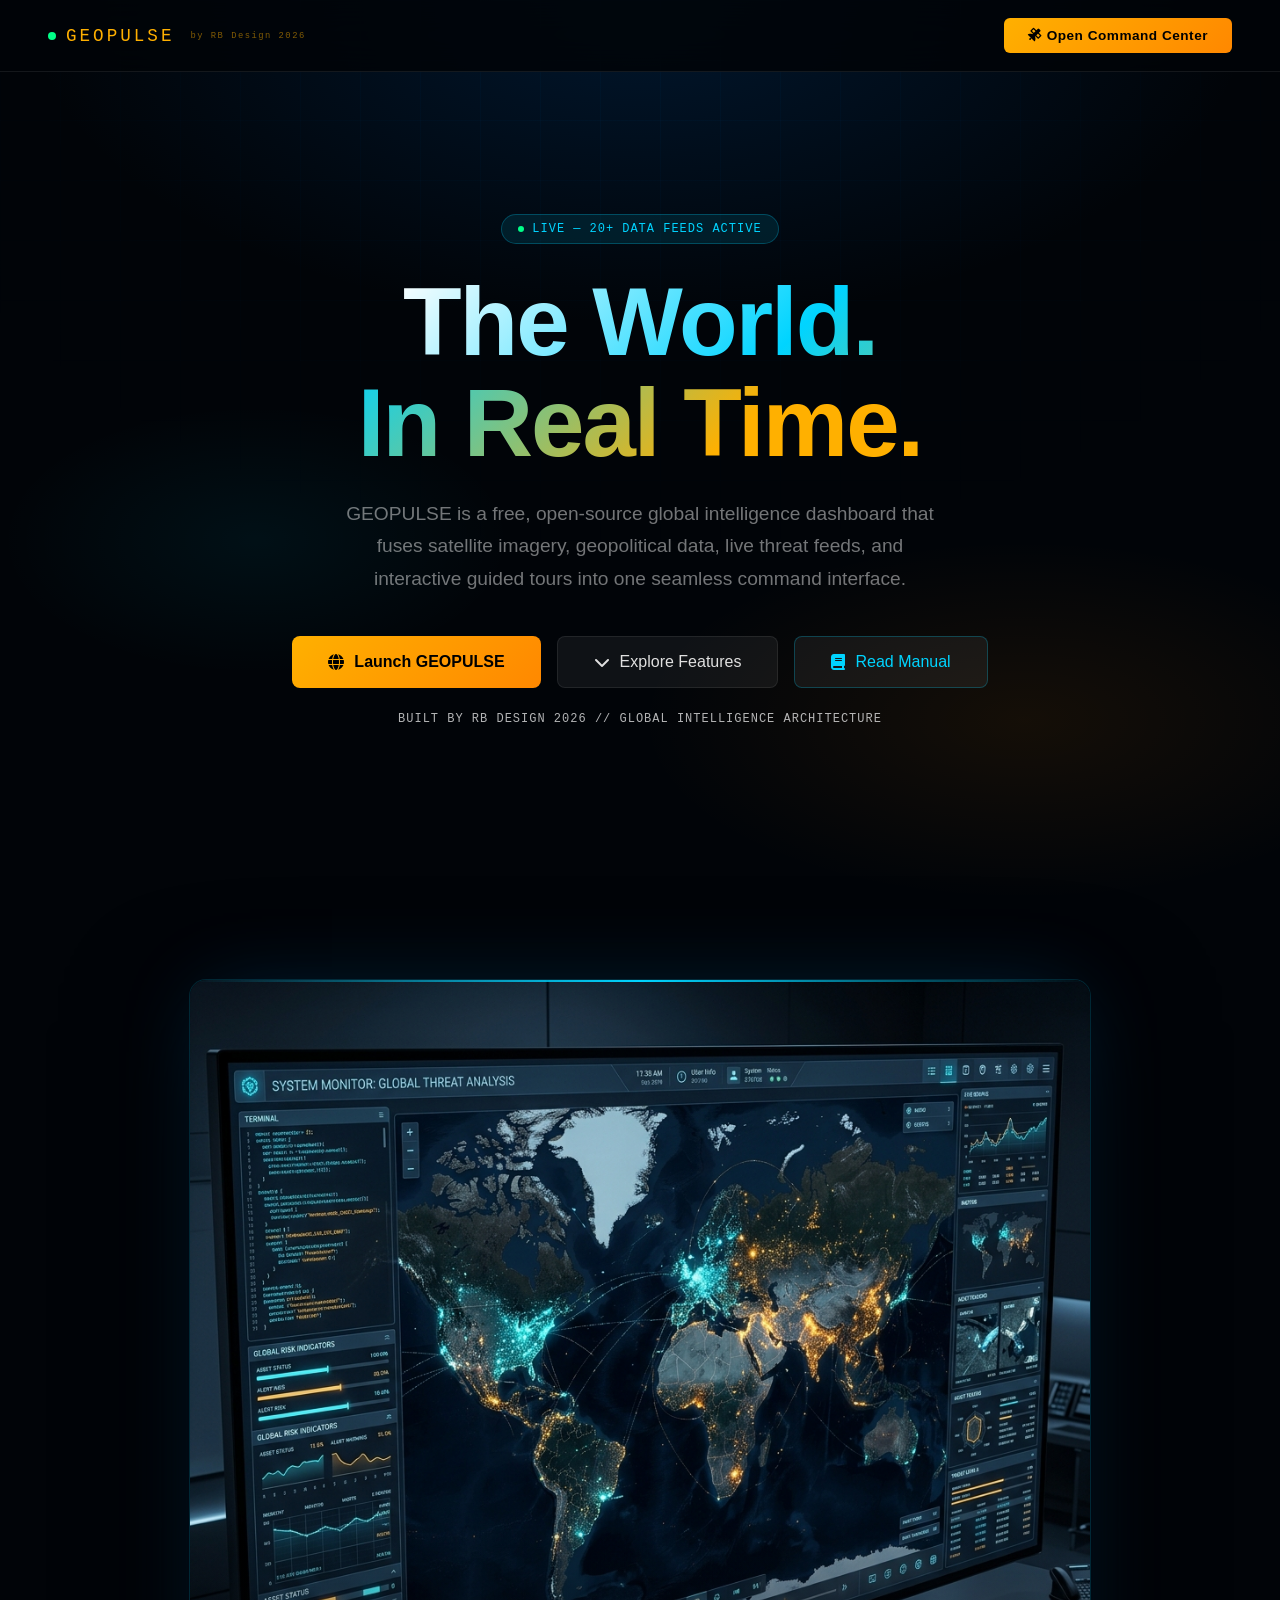
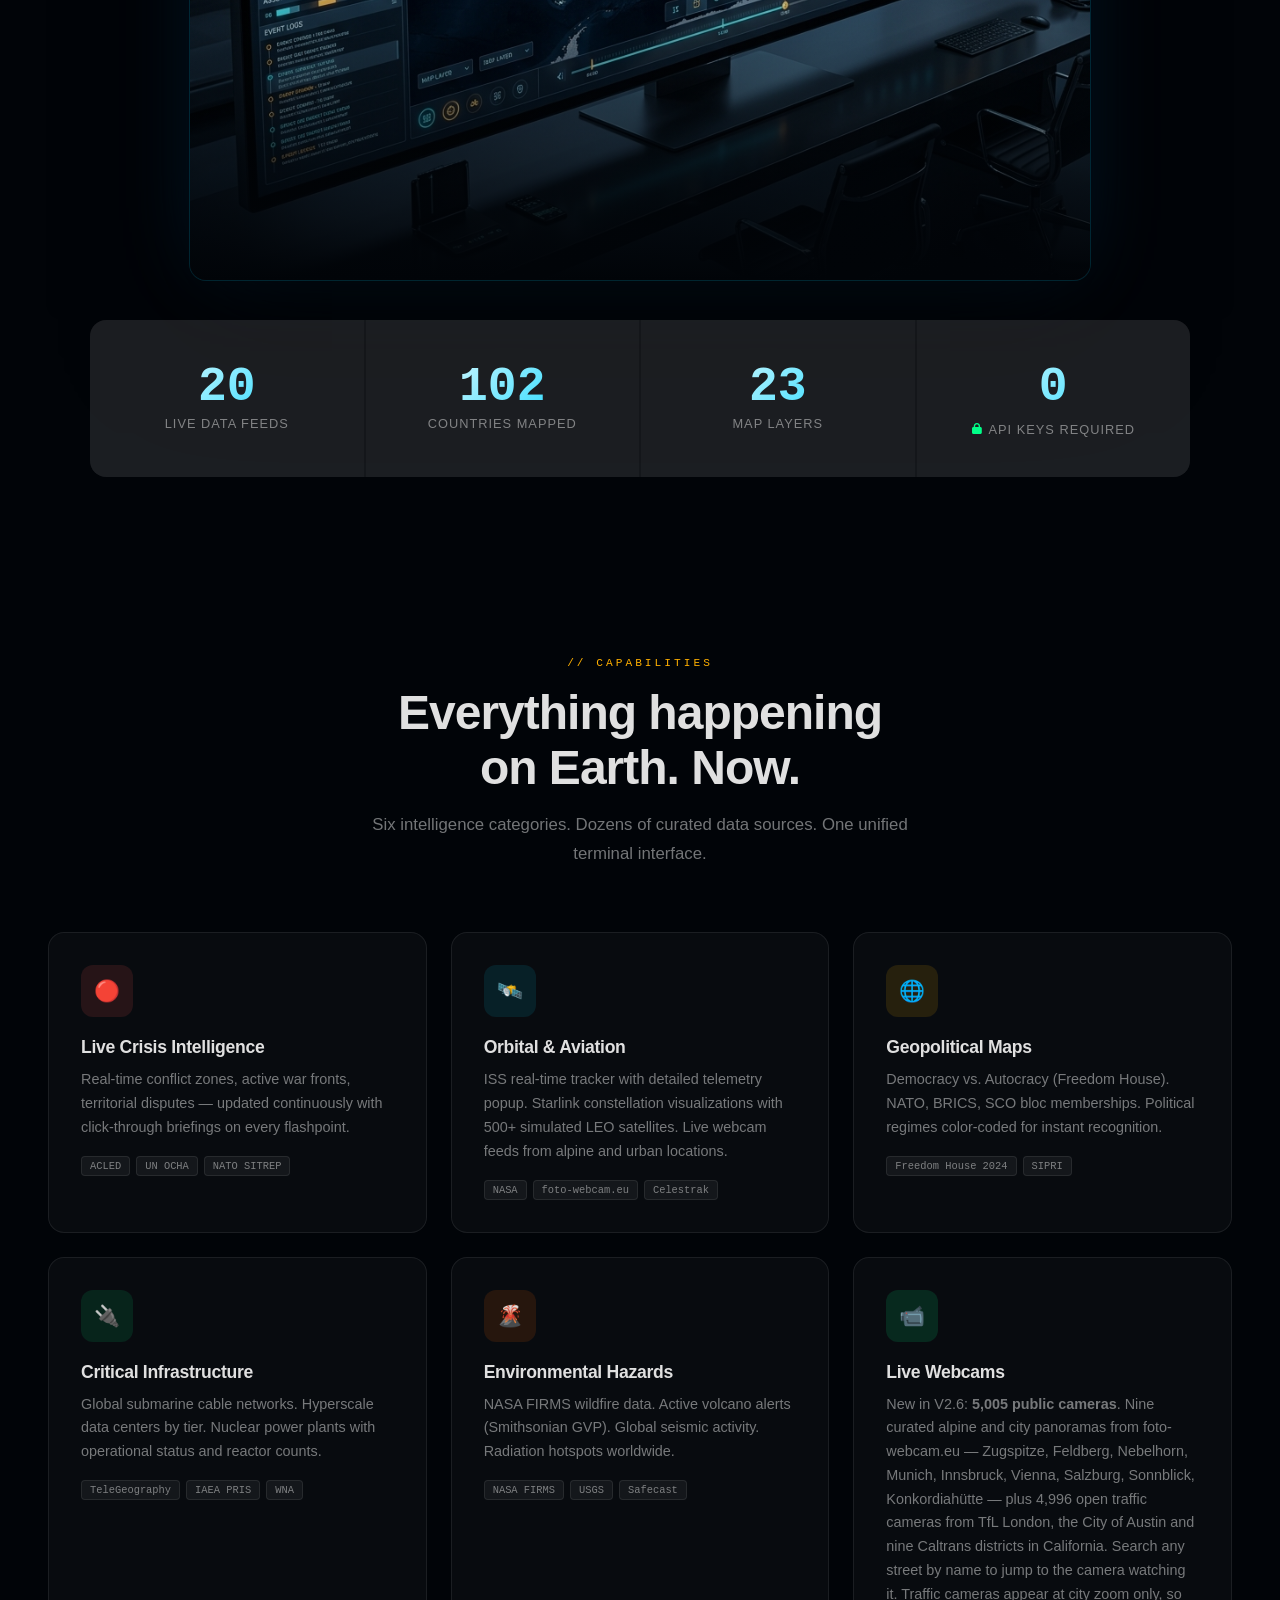
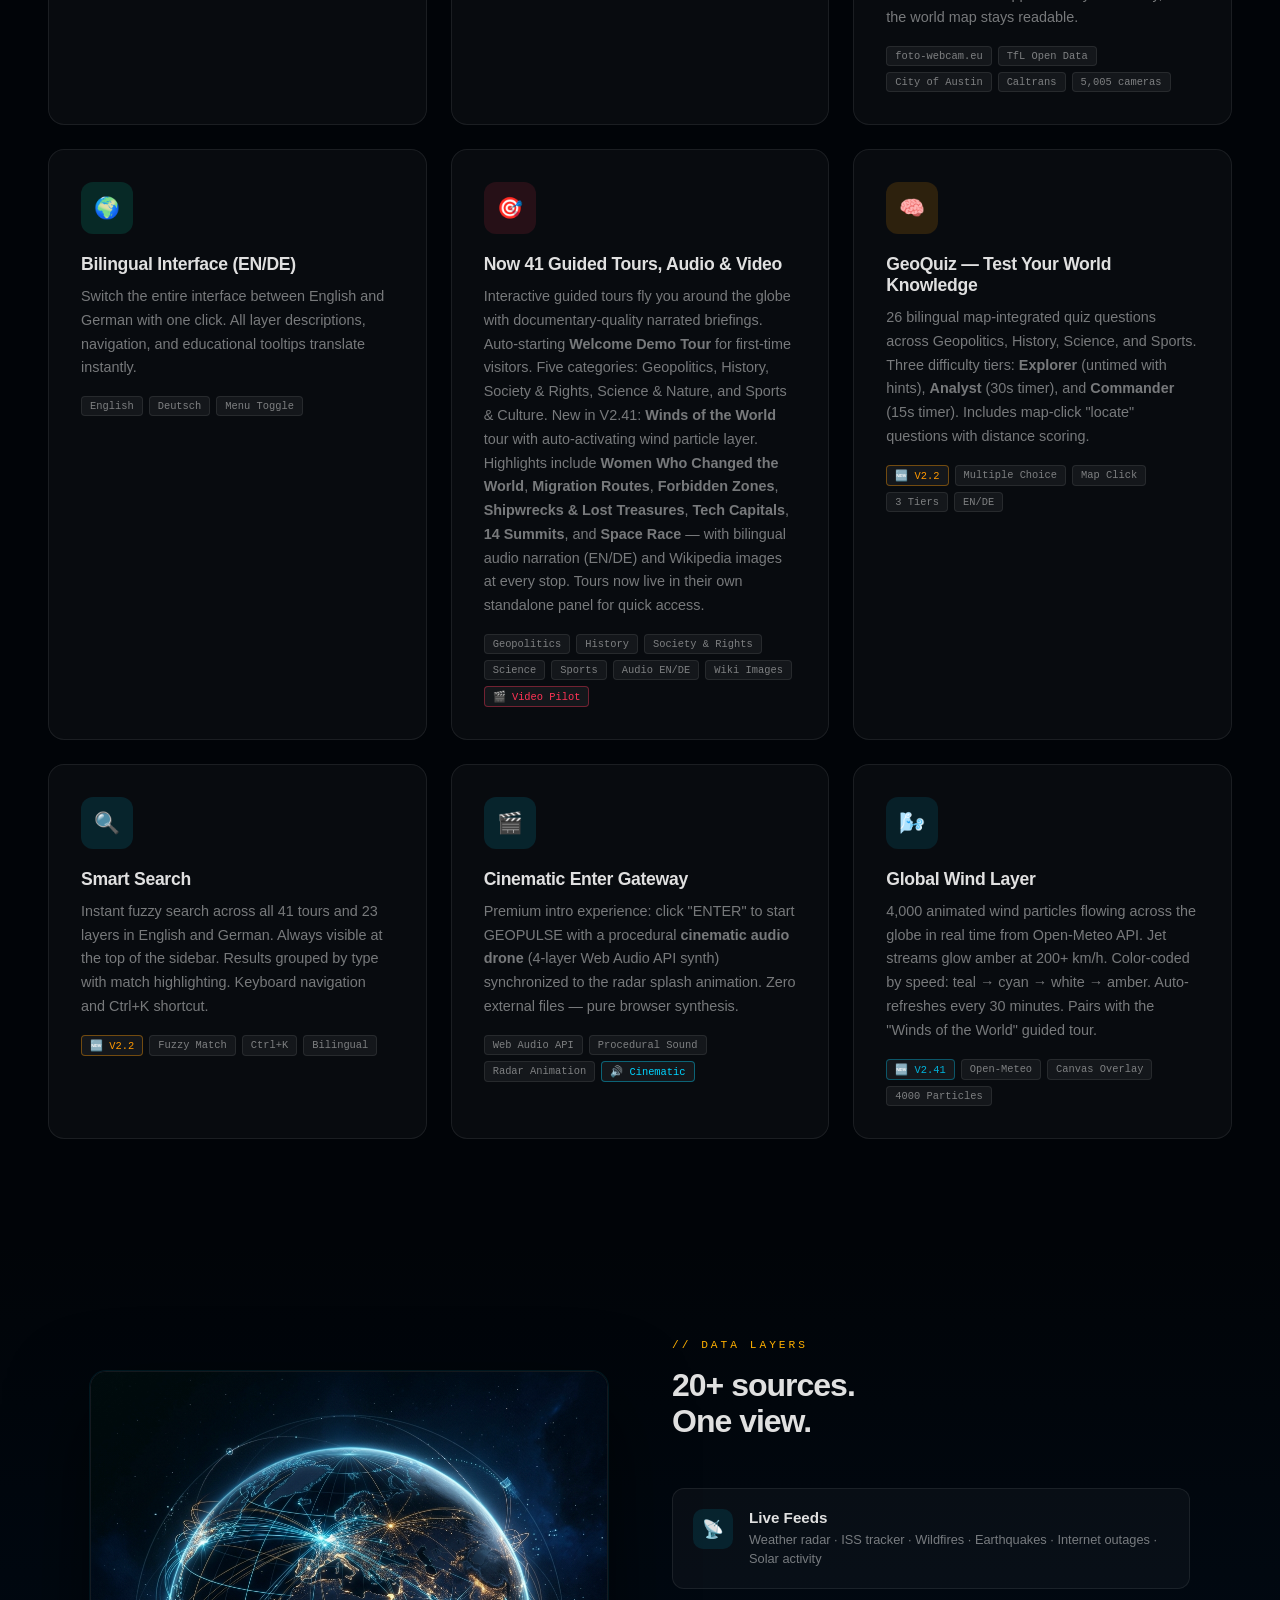
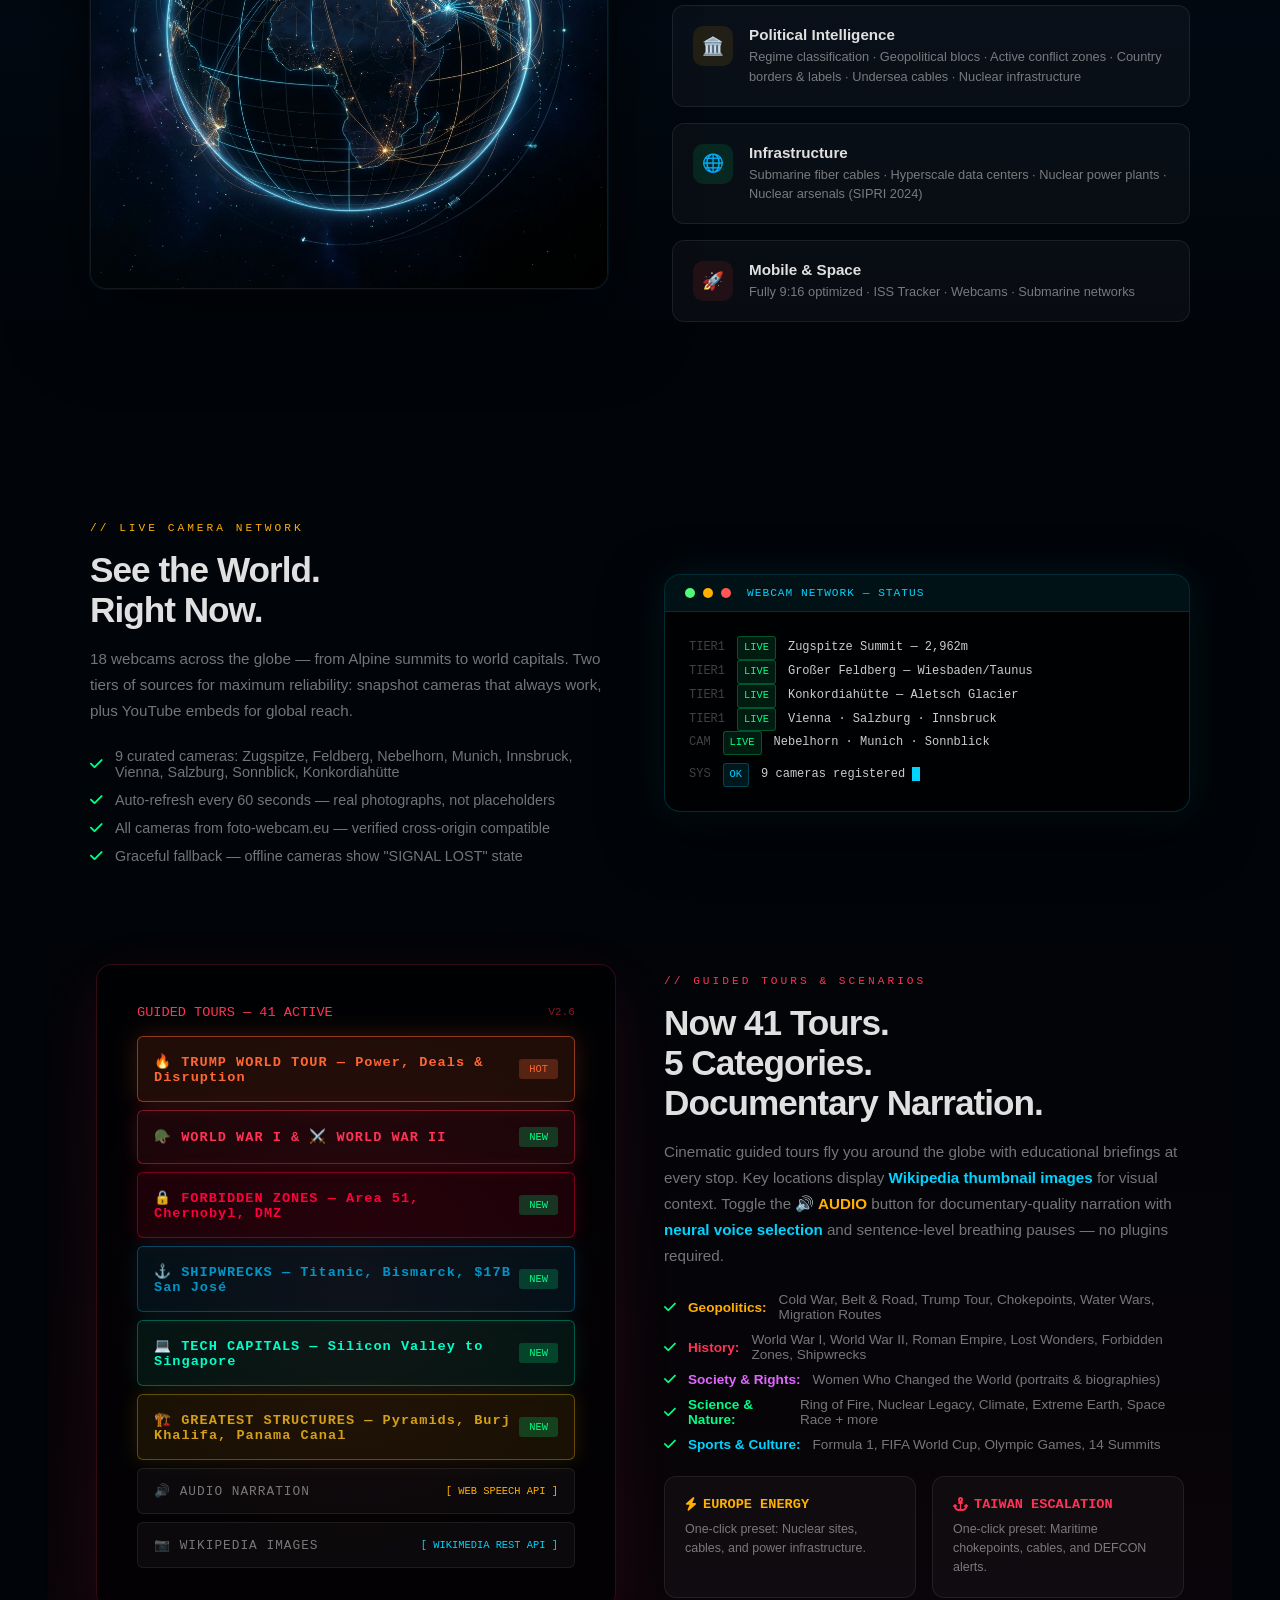
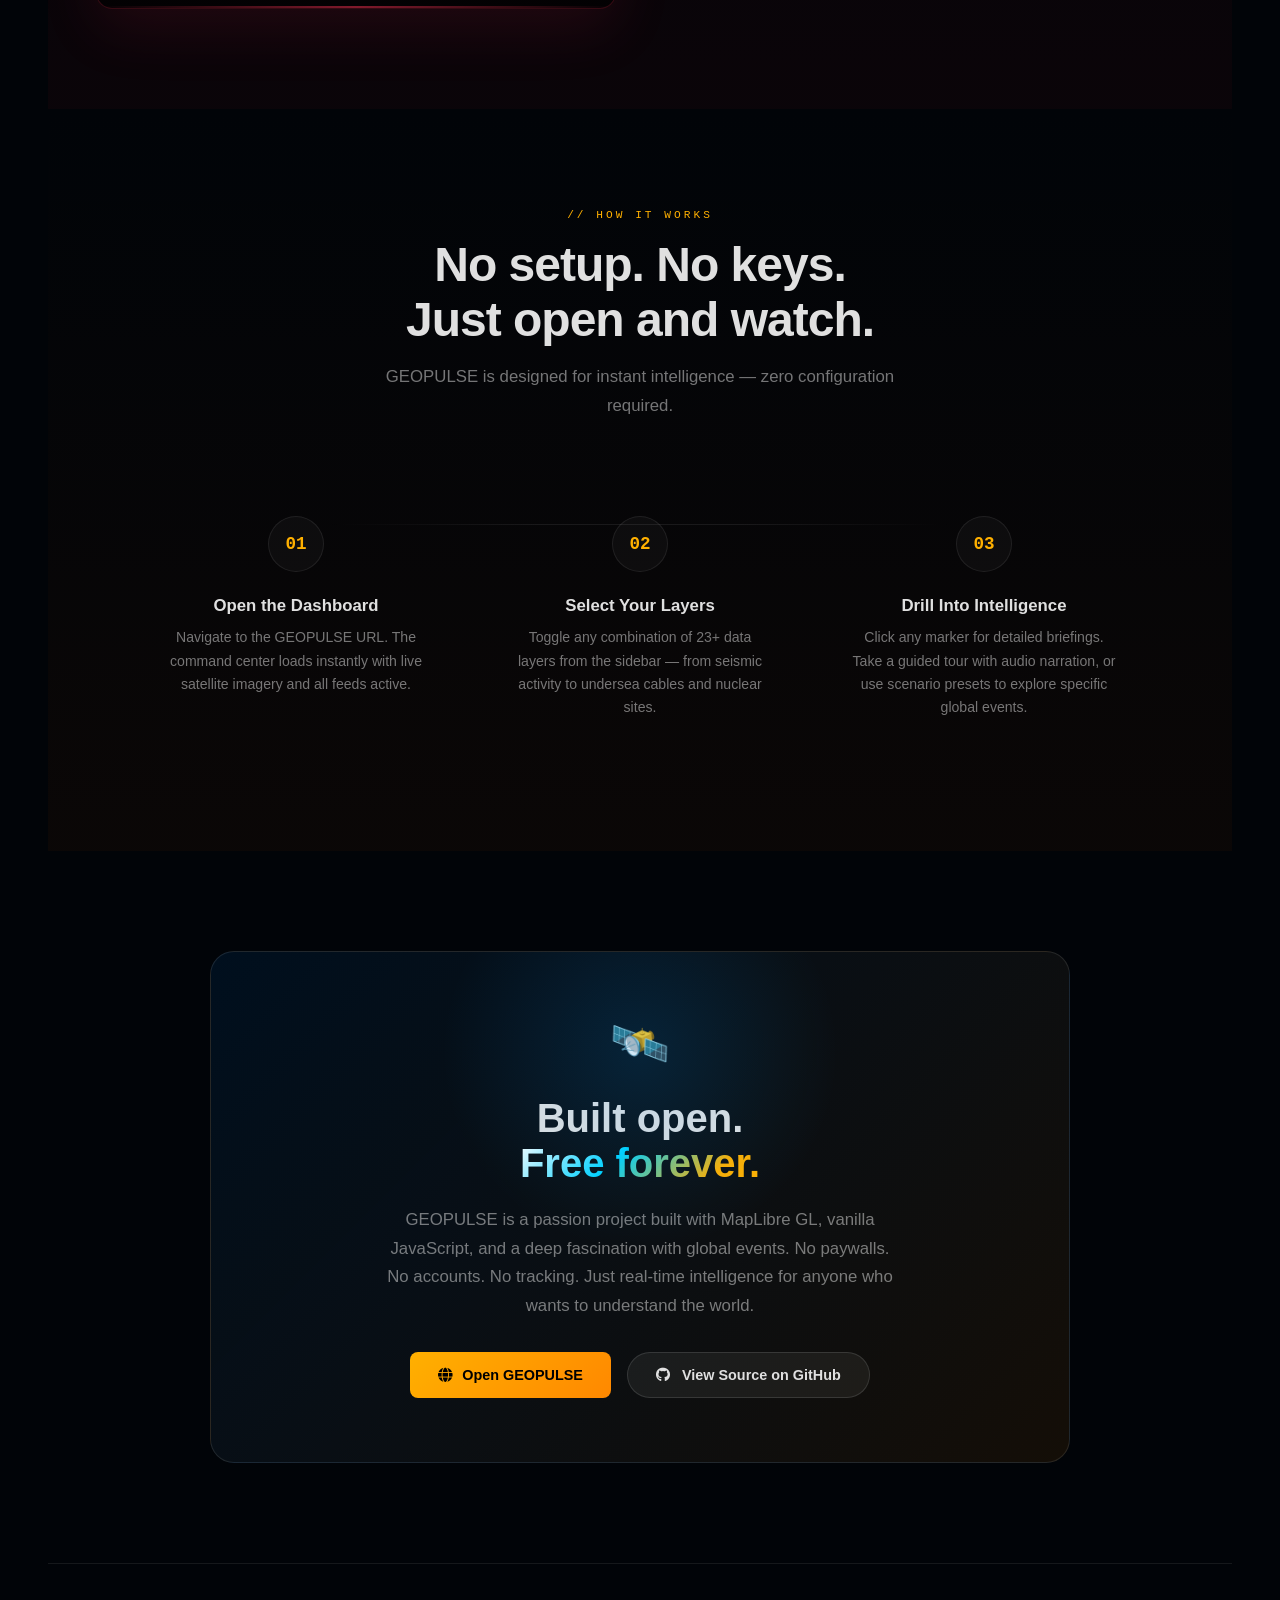
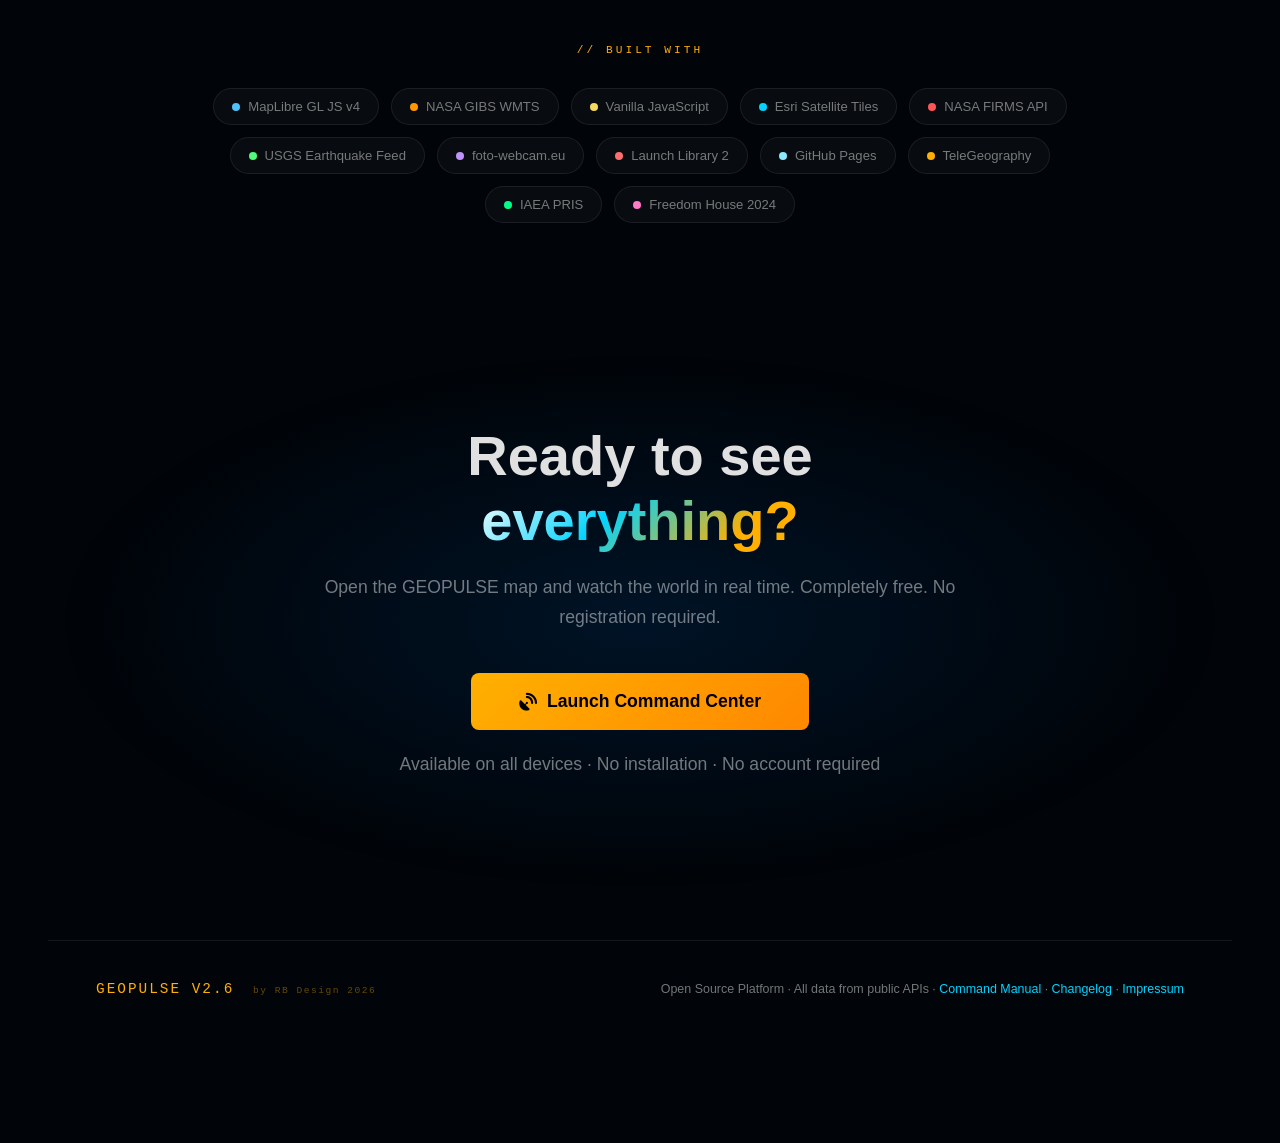
<file: about.html>
<!DOCTYPE html>
<html lang="en">
<head>
    <meta charset="UTF-8">
    <meta name="viewport" content="width=device-width, initial-scale=1.0">
    <title>GEOPULSE — Live World Intelligence Map | Free Educational Tool</title>
    <meta name="description" content="GEOPULSE is a free, open-source real-time global intelligence dashboard for students. Explore earthquakes, volcanoes, conflicts, satellites, and geopolitics — no login, no ads. By RB Design 2026.">
    <meta property="og:title" content="GEOPULSE — Free Interactive World Map for Students">
    <meta property="og:description" content="Real-time satellite intelligence. Geopolitical threat maps. Live data from 40+ sources. Free and open source. By RB Design.">
    <!-- Security Headers -->
    <meta http-equiv="Content-Security-Policy" content="default-src 'self'; script-src 'self' 'unsafe-inline'; style-src 'self' 'unsafe-inline' https://fonts.googleapis.com https://cdnjs.cloudflare.com; font-src https://fonts.gstatic.com https://cdnjs.cloudflare.com; img-src 'self' data: blob:; connect-src 'self';">
    <meta http-equiv="X-Content-Type-Options" content="nosniff">
    <meta name="referrer" content="no-referrer">
    <link rel="preconnect" href="https://fonts.googleapis.com">
    <link rel="preconnect" href="https://fonts.gstatic.com" crossorigin>
    <link href="https://fonts.googleapis.com/css2?family=Inter:wght@300;400;500;600;700;800;900&family=Share+Tech+Mono&display=swap" rel="stylesheet">
    <link rel="stylesheet" href="https://cdnjs.cloudflare.com/ajax/libs/font-awesome/6.4.0/css/all.min.css">
    <script src="./config.js"></script>
    <style>
        :root {
            --bg: #010408;
            --surface: rgba(255,255,255,0.03);
            --surface2: rgba(255,255,255,0.06);
            --border: rgba(255,255,255,0.08);
            --amber: #ffb000;
            --amber-dim: rgba(255,176,0,0.6);
            --cyan: #00d4ff;
            --cyan-dim: rgba(0,212,255,0.15);
            --green: #00ff88;
            --red: #ff3355;
            --text: #e0e0e0;
            --text-muted: rgba(255,255,255,0.45);
        }

        * { margin: 0; padding: 0; box-sizing: border-box; }

        html { scroll-behavior: smooth; }

        body {
            font-family: 'Inter', sans-serif;
            background: var(--bg);
            color: var(--text);
            overflow-x: hidden;
        }

        /* ── NAV ─────────────────────────────────── */
        nav {
            position: fixed;
            top: 0; left: 0; right: 0;
            z-index: 100;
            display: flex;
            justify-content: space-between;
            align-items: center;
            padding: 18px 48px;
            background: rgba(1,4,8,0.85);
            backdrop-filter: blur(20px);
            border-bottom: 1px solid var(--border);
        }
        .nav-logo {
            font-family: 'Share Tech Mono', monospace;
            font-size: 1.1rem;
            color: var(--amber);
            letter-spacing: 3px;
            display: flex;
            align-items: center;
            gap: 10px;
        }
        .nav-logo .dot { 
            width: 8px; height: 8px; background: var(--green);
            border-radius: 50%;
            animation: pulse 2s infinite;
        }
        .nav-cta {
            text-decoration: none;
            background: linear-gradient(135deg, var(--amber), #ff8800);
            color: #000;
            font-weight: 700;
            font-size: .85rem;
            padding: 10px 24px;
            border-radius: 6px;
            letter-spacing: 0.5px;
            transition: all .2s;
        }
        .nav-cta:hover { transform: translateY(-1px); box-shadow: 0 6px 24px rgba(255,176,0,0.4); }

        /* ── HERO ────────────────────────────────── */
        #hero {
            min-height: 100vh;
            display: flex;
            align-items: center;
            justify-content: center;
            position: relative;
            overflow: hidden;
            padding: 120px 48px 80px;
        }
        .hero-bg {
            position: absolute;
            inset: 0;
            background: 
                radial-gradient(ellipse 80% 60% at 50% 0%, rgba(0,80,160,0.25) 0%, transparent 60%),
                radial-gradient(ellipse 60% 40% at 80% 80%, rgba(255,140,0,0.08) 0%, transparent 50%),
                radial-gradient(ellipse 40% 30% at 20% 60%, rgba(0,212,255,0.06) 0%, transparent 50%);
        }
        .hero-grid {
            position: absolute;
            inset: 0;
            background-image: 
                linear-gradient(rgba(0,150,255,0.04) 1px, transparent 1px),
                linear-gradient(90deg, rgba(0,150,255,0.04) 1px, transparent 1px);
            background-size: 60px 60px;
            mask-image: radial-gradient(ellipse 80% 80% at 50% 0%, black 0%, transparent 80%);
        }
        .hero-content {
            max-width: 800px;
            text-align: center;
            position: relative;
            z-index: 2;
        }
        .hero-badge {
            display: inline-flex;
            align-items: center;
            gap: 8px;
            background: rgba(0,212,255,0.1);
            border: 1px solid rgba(0,212,255,0.25);
            padding: 7px 16px;
            border-radius: 100px;
            font-size: .75rem;
            color: var(--cyan);
            font-family: 'Share Tech Mono', monospace;
            letter-spacing: 1px;
            margin-bottom: 28px;
        }
        .hero-badge .live-dot {
            width: 6px; height: 6px;
            background: var(--green);
            border-radius: 50%;
            animation: pulse 1.5s infinite;
        }
        h1.hero-title {
            font-size: clamp(3rem, 8vw, 6rem);
            font-weight: 900;
            line-height: 1.05;
            letter-spacing: -2px;
            margin-bottom: 24px;
        }
        .gradient-text {
            background: linear-gradient(135deg, #fff 0%, var(--cyan) 40%, var(--amber) 80%);
            -webkit-background-clip: text;
            -webkit-text-fill-color: transparent;
            background-clip: text;
        }
        .hero-subtitle {
            font-size: 1.2rem;
            color: var(--text-muted);
            line-height: 1.7;
            max-width: 600px;
            margin: 0 auto 40px;
        }
        .hero-actions {
            display: flex;
            gap: 16px;
            justify-content: center;
            flex-wrap: wrap;
        }
        .btn-primary {
            text-decoration: none;
            background: linear-gradient(135deg, var(--amber), #ff8800);
            color: #000;
            font-weight: 700;
            padding: 16px 36px;
            border-radius: 8px;
            font-size: 1rem;
            display: inline-flex;
            align-items: center;
            gap: 10px;
            transition: all .25s;
        }
        .btn-primary:hover { transform: translateY(-2px); box-shadow: 0 12px 40px rgba(255,176,0,0.4); }
        .btn-secondary {
            text-decoration: none;
            background: var(--surface2);
            color: var(--text);
            font-weight: 500;
            padding: 16px 36px;
            border-radius: 8px;
            font-size: 1rem;
            border: 1px solid var(--border);
            display: inline-flex;
            align-items: center;
            gap: 10px;
            transition: all .25s;
        }
        .btn-secondary:hover { background: var(--surface); border-color: rgba(255,255,255,0.2); transform: translateY(-2px); }

        /* Hero image */
        .hero-image-wrap {
            position: relative;
            margin: 80px auto -60px;
            max-width: 900px;
            border-radius: 16px;
            overflow: hidden;
            box-shadow: 
                0 0 0 1px rgba(0,212,255,0.15),
                0 40px 120px rgba(0,0,0,0.8),
                0 0 80px -20px rgba(0,150,255,0.3);
        }
        .hero-image-wrap img {
            width: 100%;
            display: block;
        }
        .hero-image-overlay {
            position: absolute;
            inset: 0;
            background: linear-gradient(to bottom, transparent 60%, var(--bg) 100%);
        }
        .hero-image-scan {
            position: absolute;
            left: 0; right: 0;
            height: 2px;
            background: linear-gradient(90deg, transparent, var(--cyan), transparent);
            animation: scan 4s ease-in-out infinite;
        }
        @keyframes scan {
            0% { top: 0; opacity: 1; }
            90% { top: 100%; opacity: 0.3; }
            100% { top: 0; opacity: 0; }
        }

        /* ── STATS ───────────────────────────────── */
        #stats {
            padding: 100px 48px 80px;
            position: relative;
        }
        .stats-grid {
            max-width: 1100px;
            margin: 0 auto;
            display: grid;
            grid-template-columns: repeat(4, 1fr);
            gap: 2px;
            background: var(--border);
            border-radius: 16px;
            overflow: hidden;
        }
        @media (max-width: 768px) { .stats-grid { grid-template-columns: repeat(2, 1fr); } }
        .stat-card {
            background: var(--surface);
            padding: 40px 32px;
            text-align: center;
            transition: background .2s;
        }
        .stat-card:hover { background: var(--surface2); }
        .stat-number {
            font-size: 3rem;
            font-weight: 900;
            font-family: 'Share Tech Mono', monospace;
            background: linear-gradient(135deg, #fff, var(--cyan));
            -webkit-background-clip: text;
            -webkit-text-fill-color: transparent;
            background-clip: text;
            display: block;
        }
        .stat-label {
            font-size: .8rem;
            color: var(--text-muted);
            letter-spacing: 1px;
            text-transform: uppercase;
            margin-top: 8px;
        }

        /* ── SECTION HEADER ──────────────────────── */
        .section-header {
            text-align: center;
            margin-bottom: 64px;
        }
        .section-tag {
            font-family: 'Share Tech Mono', monospace;
            font-size: .7rem;
            letter-spacing: 3px;
            color: var(--amber);
            text-transform: uppercase;
            margin-bottom: 16px;
        }
        h2.section-title {
            font-size: clamp(2rem, 4vw, 3rem);
            font-weight: 800;
            letter-spacing: -1px;
            line-height: 1.15;
        }
        .section-desc {
            color: var(--text-muted);
            font-size: 1.05rem;
            line-height: 1.7;
            max-width: 560px;
            margin: 16px auto 0;
        }

        /* ── FEATURES ────────────────────────────── */
        #features {
            padding: 100px 48px;
        }
        .features-grid {
            max-width: 1200px;
            margin: 0 auto;
            display: grid;
            grid-template-columns: repeat(3, 1fr);
            gap: 24px;
        }
        @media (max-width: 900px) { .features-grid { grid-template-columns: repeat(2, 1fr); } }
        @media (max-width: 600px) { .features-grid { grid-template-columns: 1fr; } }
        .feature-card {
            background: var(--surface);
            border: 1px solid var(--border);
            border-radius: 16px;
            padding: 32px;
            transition: all .3s;
            position: relative;
            overflow: hidden;
        }
        .feature-card::before {
            content: '';
            position: absolute;
            inset: 0;
            border-radius: 16px;
            opacity: 0;
            transition: opacity .3s;
        }
        .feature-card:hover {
            transform: translateY(-4px);
            border-color: rgba(255,255,255,0.15);
            box-shadow: 0 20px 60px rgba(0,0,0,0.4);
        }
        .feature-card:hover::before { opacity: 1; }
        .feature-icon {
            width: 52px; height: 52px;
            border-radius: 12px;
            display: flex;
            align-items: center;
            justify-content: center;
            font-size: 1.3rem;
            margin-bottom: 20px;
        }
        .feature-card h3 {
            font-size: 1.1rem;
            font-weight: 700;
            margin-bottom: 10px;
            letter-spacing: -0.3px;
        }
        .feature-card p {
            color: var(--text-muted);
            font-size: .9rem;
            line-height: 1.65;
        }
        .tag-list {
            display: flex;
            flex-wrap: wrap;
            gap: 6px;
            margin-top: 16px;
        }
        .tag {
            font-family: 'Share Tech Mono', monospace;
            font-size: .65rem;
            padding: 3px 8px;
            border-radius: 4px;
            background: rgba(255,255,255,0.05);
            color: var(--text-muted);
            border: 1px solid rgba(255,255,255,0.08);
        }

        /* ── DATA LAYERS ─────────────────────────── */
        #layers {
            padding: 100px 48px;
            background: linear-gradient(180deg, transparent 0%, rgba(0,50,100,0.1) 50%, transparent 100%);
        }
        .layers-content {
            max-width: 1100px;
            margin: 0 auto;
            display: grid;
            grid-template-columns: 1fr 1fr;
            gap: 64px;
            align-items: center;
        }
        @media (max-width: 768px) { .layers-content { grid-template-columns: 1fr; } }
        .layers-image {
            border-radius: 16px;
            overflow: hidden;
            border: 1px solid var(--border);
            box-shadow: 0 30px 80px rgba(0,0,0,0.6), 0 0 0 1px rgba(0,212,255,0.1);
            position: relative;
        }
        .layers-image img { width: 100%; display: block; }
        .layers-image-overlay {
            position: absolute;
            inset: 0;
            background: linear-gradient(135deg, rgba(0,212,255,0.05), transparent);
        }
        .layer-list {
            display: flex;
            flex-direction: column;
            gap: 16px;
        }
        .layer-item {
            display: flex;
            align-items: flex-start;
            gap: 16px;
            padding: 20px;
            background: var(--surface);
            border: 1px solid var(--border);
            border-radius: 12px;
            transition: all .25s;
        }
        .layer-item:hover {
            background: var(--surface2);
            border-color: rgba(255,255,255,0.12);
            transform: translateX(4px);
        }
        .layer-item-icon {
            width: 40px; height: 40px;
            border-radius: 10px;
            display: flex;
            align-items: center;
            justify-content: center;
            font-size: 1rem;
            flex-shrink: 0;
        }
        .layer-item-text h4 {
            font-size: .95rem;
            font-weight: 600;
            margin-bottom: 4px;
        }
        .layer-item-text p {
            font-size: .8rem;
            color: var(--text-muted);
            line-height: 1.5;
        }

        /* ── INTELLIGENCE ────────────────────────── */
        #intelligence {
            padding: 100px 48px;
        }
        .intel-showcase {
            max-width: 1100px;
            margin: 0 auto;
            display: grid;
            grid-template-columns: 1fr 1fr;
            gap: 48px;
            align-items: center;
        }
        @media (max-width: 768px) { .intel-showcase { grid-template-columns: 1fr; } }
        .intel-terminal {
            background: rgba(0,0,0,0.6);
            border: 1px solid rgba(0,212,255,0.2);
            border-radius: 16px;
            overflow: hidden;
            box-shadow: 0 20px 60px rgba(0,0,0,0.5), 0 0 40px rgba(0,212,255,0.1);
        }
        .terminal-bar {
            background: rgba(0,212,255,0.08);
            border-bottom: 1px solid rgba(0,212,255,0.15);
            padding: 12px 20px;
            display: flex;
            align-items: center;
            gap: 8px;
        }
        .terminal-dot { width: 10px; height: 10px; border-radius: 50%; }
        .terminal-title {
            margin-left: 8px;
            font-family: 'Share Tech Mono', monospace;
            font-size: .7rem;
            color: var(--cyan);
            letter-spacing: 1px;
        }
        .terminal-body {
            padding: 24px;
            font-family: 'Share Tech Mono', monospace;
            font-size: .75rem;
            line-height: 1.9;
        }
        .t-line { display: flex; gap: 12px; align-items: baseline; }
        .t-time { color: rgba(255,255,255,0.25); }
        .t-tag { padding: 1px 6px; border-radius: 3px; font-size: .65rem; }
        .t-tag.alert { background: rgba(255,50,50,0.2); color: #ff6666; border: 1px solid rgba(255,50,50,0.3); }
        .t-tag.warn { background: rgba(255,176,0,0.15); color: var(--amber); border: 1px solid rgba(255,176,0,0.3); }
        .t-tag.info { background: rgba(0,212,255,0.1); color: var(--cyan); border: 1px solid rgba(0,212,255,0.25); }
        .t-tag.ok { background: rgba(0,255,136,0.1); color: var(--green); border: 1px solid rgba(0,255,136,0.25); }
        .t-msg { color: #ccc; }
        .t-cursor { display: inline-block; width: 8px; height: 14px; background: var(--cyan); animation: blink 1s infinite; vertical-align: middle; }

        @keyframes blink { 0%,100%{opacity:1} 50%{opacity:0} }

        /* ── HOW IT WORKS ────────────────────────── */
        #how {
            padding: 100px 48px;
            background: linear-gradient(180deg, transparent 0%, rgba(20,10,5,0.5) 100%);
        }
        .steps-grid {
            max-width: 1000px;
            margin: 0 auto;
            display: grid;
            grid-template-columns: repeat(3, 1fr);
            gap: 32px;
            position: relative;
        }
        .steps-grid::before {
            content: '';
            position: absolute;
            top: 40px;
            left: calc(16.66% + 20px);
            right: calc(16.66% + 20px);
            height: 1px;
            background: linear-gradient(90deg, transparent, var(--border), var(--border), transparent);
        }
        @media (max-width: 700px) { .steps-grid { grid-template-columns: 1fr; } .steps-grid::before { display: none; } }
        .step-card {
            text-align: center;
            padding: 32px 24px;
        }
        .step-number {
            width: 56px; height: 56px;
            border-radius: 50%;
            display: flex;
            align-items: center;
            justify-content: center;
            margin: 0 auto 24px;
            font-family: 'Share Tech Mono', monospace;
            font-size: 1.1rem;
            font-weight: 700;
            border: 1px solid var(--border);
            background: var(--surface);
            color: var(--amber);
            position: relative;
            z-index: 2;
        }
        .step-card h3 { font-size: 1.05rem; font-weight: 700; margin-bottom: 10px; }
        .step-card p { font-size: .88rem; color: var(--text-muted); line-height: 1.65; }

        /* ── OPEN SOURCE ─────────────────────────── */
        #open {
            padding: 100px 48px;
        }
        .open-card {
            max-width: 860px;
            margin: 0 auto;
            background: linear-gradient(135deg, rgba(0,80,160,0.15), rgba(255,140,0,0.08));
            border: 1px solid rgba(255,255,255,0.1);
            border-radius: 24px;
            padding: 64px;
            text-align: center;
            position: relative;
            overflow: hidden;
        }
        .open-card::before {
            content: '';
            position: absolute;
            top: -100px; left: 50%;
            transform: translateX(-50%);
            width: 400px; height: 400px;
            background: radial-gradient(circle, rgba(0,150,255,0.15) 0%, transparent 70%);
            pointer-events: none;
        }
        .open-card h2 { font-size: 2.5rem; font-weight: 800; margin-bottom: 20px; }
        .open-card p { color: var(--text-muted); font-size: 1.05rem; line-height: 1.7; max-width: 520px; margin: 0 auto 32px; }
        .github-badge {
            display: inline-flex;
            align-items: center;
            gap: 12px;
            background: rgba(255,255,255,0.06);
            border: 1px solid rgba(255,255,255,0.12);
            padding: 14px 28px;
            border-radius: 100px;
            font-size: .9rem;
            font-weight: 600;
            color: var(--text);
            text-decoration: none;
            transition: all .2s;
        }
        .github-badge:hover { background: rgba(255,255,255,0.1); transform: translateY(-2px); }

        /* ── TECH STACK ──────────────────────────── */
        #tech {
            padding: 80px 48px;
            border-top: 1px solid var(--border);
        }
        .tech-grid {
            max-width: 900px;
            margin: 0 auto;
            display: flex;
            flex-wrap: wrap;
            justify-content: center;
            gap: 12px;
        }
        .tech-pill {
            display: flex;
            align-items: center;
            gap: 8px;
            background: var(--surface);
            border: 1px solid var(--border);
            padding: 10px 18px;
            border-radius: 100px;
            font-size: .82rem;
            color: var(--text-muted);
            transition: all .2s;
        }
        .tech-pill:hover { background: var(--surface2); color: var(--text); border-color: rgba(255,255,255,0.15); }
        .tech-dot { width: 8px; height: 8px; border-radius: 50%; flex-shrink: 0; }

        /* ── CTA ─────────────────────────────────── */
        #cta {
            padding: 120px 48px;
            text-align: center;
            position: relative;
            overflow: hidden;
        }
        .cta-bg {
            position: absolute;
            inset: 0;
            background: radial-gradient(ellipse 70% 60% at 50% 50%, rgba(0,80,160,0.2) 0%, transparent 70%);
        }
        .cta-content { position: relative; z-index: 2; max-width: 700px; margin: 0 auto; }
        #cta h2 { font-size: clamp(2rem, 5vw, 3.5rem); font-weight: 900; margin-bottom: 20px; }
        #cta p { color: var(--text-muted); font-size: 1.1rem; line-height: 1.7; margin-bottom: 40px; }
        .cta-disclaimer {
            margin-top: 20px;
            font-size: .75rem;
            color: rgba(255,255,255,0.25);
        }

        /* ── FOOTER ──────────────────────────────── */
        footer {
            padding: 40px 48px;
            border-top: 1px solid var(--border);
            display: flex;
            justify-content: space-between;
            align-items: center;
            flex-wrap: wrap;
            gap: 16px;
        }
        .footer-logo {
            font-family: 'Share Tech Mono', monospace;
            font-size: .9rem;
            color: var(--amber);
            letter-spacing: 2px;
        }
        .footer-copy {
            font-size: .78rem;
            color: var(--text-muted);
        }

        /* ── ANIMATIONS ──────────────────────────── */
        @keyframes pulse {
            0%, 100% { opacity: 1; transform: scale(1); }
            50% { opacity: 0.5; transform: scale(0.8); }
        }
        @keyframes float {
            0%, 100% { transform: translateY(0); }
            50% { transform: translateY(-12px); }
        }
        @keyframes fadeUp {
            from { opacity: 0; transform: translateY(30px); }
            to { opacity: 1; transform: translateY(0); }
        }
        .fade-up { opacity: 0; }
        .fade-up.visible { animation: fadeUp .7s ease forwards; }

        /* ── SCROLLBAR ───────────────────────────── */
        ::-webkit-scrollbar { width: 5px; }
        ::-webkit-scrollbar-track { background: var(--bg); }
        ::-webkit-scrollbar-thumb { background: rgba(255,176,0,0.3); border-radius: 3px; }
    </style>
</head>
<body>

    <!-- NAV -->
    <nav>
        <div class="nav-logo">
            <span class="dot"></span>
            GEOPULSE <span style="font-size:0.55rem;opacity:0.5;letter-spacing:1.5px;margin-left:6px;">by RB Design 2026</span>
        </div>
        <a href="./index.html" target="_blank" class="nav-cta">
            <i class="fa-solid fa-satellite"></i> Open Command Center
        </a>
    </nav>

    <!-- HERO -->
    <section id="hero">
        <div class="hero-bg"></div>
        <div class="hero-grid"></div>
        <div class="hero-content">
            <div class="hero-badge">
                <span class="live-dot"></span>
                LIVE — <span class="dyn-feeds-plus"></span> DATA FEEDS ACTIVE
            </div>
            <h1 class="hero-title">
                <span class="gradient-text">The World.<br>In Real Time.</span>
            </h1>
            <p class="hero-subtitle">
                GEOPULSE is a free, open-source global intelligence dashboard that fuses satellite imagery, 
                geopolitical data, live threat feeds, and interactive guided tours into one 
                seamless command interface.
            </p>
            <div class="hero-actions">
                <a href="./index.html" target="_blank" class="btn-primary">
                    <i class="fa-solid fa-globe"></i> Launch GEOPULSE
                </a>
                <a href="#features" class="btn-secondary">
                    <i class="fa-solid fa-chevron-down"></i> Explore Features
                </a>
                <a href="./manual.html" target="_blank" class="btn-secondary" style="border-color: rgba(0,212,255,0.25); color: var(--cyan);">
                    <i class="fa-solid fa-book"></i> Read Manual
                </a>
            </div>
            <div style="margin-top:24px; font-size:0.75rem; color:rgba(255,255,255,0.7); font-family:'Share Tech Mono', monospace; letter-spacing:1px; text-transform:uppercase;">
                Built by RB Design 2026 // Global Intelligence Architecture
            </div>
        </div>
    </section>

    <!-- HERO IMAGE -->
    <div style="padding: 0 48px; max-width: 1200px; margin: 0 auto;">
        <div class="hero-image-wrap">
            <div class="hero-image-scan"></div>
            <img src="./assets/dashboard_mockup.png" alt="GEOPULSE Live World Intelligence Map" loading="lazy">
            <div class="hero-image-overlay"></div>
        </div>
    </div>

    <!-- STATS -->
    <section id="stats">
        <div class="stats-grid fade-up">
            <div class="stat-card">
                <span class="stat-number dyn-feeds-target" data-target="0">0</span>
                <span class="stat-label">Live Data Feeds</span>
            </div>
            <div class="stat-card">
                <span class="stat-number dyn-countries-target" data-target="0">0</span>
                <span class="stat-label">Countries Mapped</span>
            </div>
            <div class="stat-card">
                <span class="stat-number dyn-layers-target" data-target="0">0</span>
                <span class="stat-label">Map Layers</span>
            </div>
            <div class="stat-card">
                <span class="stat-number" data-target="0">0</span>
                <span class="stat-label" style="display:flex;align-items:center;justify-content:center;gap:6px;">
                    <i class="fa-solid fa-lock" style="color:var(--green);font-size:.7rem;"></i>
                    API Keys Required
                </span>
            </div>
        </div>
    </section>

    <!-- FEATURES -->
    <section id="features">
        <div class="section-header fade-up">
            <div class="section-tag">// CAPABILITIES</div>
            <h2 class="section-title">Everything happening<br>on Earth. Now.</h2>
            <p class="section-desc">Six intelligence categories. Dozens of curated data sources. One unified terminal interface.</p>
        </div>

        <div class="features-grid">
            <div class="feature-card fade-up" style="--delay:.1s;">
                <div class="feature-icon" style="background:rgba(255,80,80,0.12);">🔴</div>
                <h3>Live Crisis Intelligence</h3>
                <p>Real-time conflict zones, active war fronts, territorial disputes — updated continuously with click-through briefings on every flashpoint.</p>
                <div class="tag-list">
                    <span class="tag">ACLED</span>
                    <span class="tag">UN OCHA</span>
                    <span class="tag">NATO SITREP</span>
                </div>
            </div>

            <div class="feature-card fade-up" style="--delay:.15s;">
                <div class="feature-icon" style="background:rgba(0,212,255,0.1);">🛰️</div>
                <h3>Orbital & Aviation</h3>
                <p>ISS real-time tracker with detailed telemetry popup. Starlink constellation visualizations with 500+ simulated LEO satellites. Live webcam feeds from alpine and urban locations.</p>
                <div class="tag-list">
                    <span class="tag">NASA</span>
                    <span class="tag">foto-webcam.eu</span>
                    <span class="tag">Celestrak</span>
                </div>
            </div>

            <div class="feature-card fade-up" style="--delay:.2s;">
                <div class="feature-icon" style="background:rgba(255,176,0,0.12);">🌐</div>
                <h3>Geopolitical Maps</h3>
                <p>Democracy vs. Autocracy (Freedom House). NATO, BRICS, SCO bloc memberships. Political regimes color-coded for instant recognition.</p>
                <div class="tag-list">
                    <span class="tag">Freedom House 2024</span>
                    <span class="tag">SIPRI</span>
                </div>
            </div>

            <div class="feature-card fade-up" style="--delay:.25s;">
                <div class="feature-icon" style="background:rgba(0,255,136,0.1);">🔌</div>
                <h3>Critical Infrastructure</h3>
                <p>Global submarine cable networks. Hyperscale data centers by tier. Nuclear power plants with operational status and reactor counts.</p>
                <div class="tag-list">
                    <span class="tag">TeleGeography</span>
                    <span class="tag">IAEA PRIS</span>
                    <span class="tag">WNA</span>
                </div>
            </div>

            <div class="feature-card fade-up" style="--delay:.3s;">
                <div class="feature-icon" style="background:rgba(255,100,0,0.12);">🌋</div>
                <h3>Environmental Hazards</h3>
                <p>NASA FIRMS wildfire data. Active volcano alerts (Smithsonian GVP). Global seismic activity. Radiation hotspots worldwide.</p>
                <div class="tag-list">
                    <span class="tag">NASA FIRMS</span>
                    <span class="tag">USGS</span>
                    <span class="tag">Safecast</span>
                </div>
            </div>

            <div class="feature-card fade-up" style="--delay:.35s;">
                <div class="feature-icon" style="background:rgba(0,255,136,0.12);">📹</div>
                <h3>Live Webcams</h3>
                <p>New in V2.6: <strong>5,005 public cameras</strong>. Nine curated alpine and city panoramas from foto-webcam.eu — Zugspitze, Feldberg, Nebelhorn, Munich, Innsbruck, Vienna, Salzburg, Sonnblick, Konkordiahütte — plus 4,996 open traffic cameras from TfL London, the City of Austin and nine Caltrans districts in California. Search any street by name to jump to the camera watching it. Traffic cameras appear at city zoom only, so the world map stays readable.</p>
                <div class="tag-list">
                    <span class="tag">foto-webcam.eu</span>
                    <span class="tag">TfL Open Data</span>
                    <span class="tag">City of Austin</span>
                    <span class="tag">Caltrans</span>
                    <span class="tag">5,005 cameras</span>
                </div>
            </div>
            <div class="feature-card fade-up" style="--delay:.4s;">
                <div class="feature-icon" style="background:rgba(0,255,204,0.12);">🌍</div>
                <h3>Bilingual Interface (EN/DE)</h3>
                <p>Switch the entire interface between English and German with one click. All layer descriptions, navigation, and educational tooltips translate instantly.</p>
                <div class="tag-list">
                    <span class="tag">English</span>
                    <span class="tag">Deutsch</span>
                    <span class="tag">Menu Toggle</span>
                </div>
            </div>

            <div class="feature-card fade-up" style="--delay:.45s;">
                <div class="feature-icon" style="background:rgba(255,51,85,0.12); color:#ff3355;">🎯</div>
                <h3>Now 41 Guided Tours, Audio & Video</h3>
                <p>Interactive guided tours fly you around the globe with documentary-quality narrated briefings. Auto-starting <strong>Welcome Demo Tour</strong> for first-time visitors. Five categories: Geopolitics, History, Society & Rights, Science & Nature, and Sports & Culture. New in V2.41: <strong>Winds of the World</strong> tour with auto-activating wind particle layer. Highlights include <strong>Women Who Changed the World</strong>, <strong>Migration Routes</strong>, <strong>Forbidden Zones</strong>, <strong>Shipwrecks & Lost Treasures</strong>, <strong>Tech Capitals</strong>, <strong>14 Summits</strong>, and <strong>Space Race</strong> — with bilingual audio narration (EN/DE) and Wikipedia images at every stop. Tours now live in their own standalone panel for quick access.</p>
                <div class="tag-list">
                    <span class="tag">Geopolitics</span>
                    <span class="tag">History</span>
                    <span class="tag">Society & Rights</span>
                    <span class="tag">Science</span>
                    <span class="tag">Sports</span>
                    <span class="tag">Audio EN/DE</span>
                    <span class="tag">Wiki Images</span>
                    <span class="tag" style="color:#ff3355;border-color:rgba(255,51,85,0.4);">🎬 Video Pilot</span>
                </div>
            </div>

            <div class="feature-card fade-up" style="--delay:.5s;">
                <div class="feature-icon" style="background:rgba(255,153,0,0.15); color:#ff9900;">🧠</div>
                <h3>GeoQuiz — Test Your World Knowledge</h3>
                <p>26 bilingual map-integrated quiz questions across Geopolitics, History, Science, and Sports. Three difficulty tiers: <strong>Explorer</strong> (untimed with hints), <strong>Analyst</strong> (30s timer), and <strong>Commander</strong> (15s timer). Includes map-click "locate" questions with distance scoring.</p>
                <div class="tag-list">
                    <span class="tag" style="color:#ff9900;border-color:rgba(255,153,0,0.4);">🆕 V2.2</span>
                    <span class="tag">Multiple Choice</span>
                    <span class="tag">Map Click</span>
                    <span class="tag">3 Tiers</span>
                    <span class="tag">EN/DE</span>
                </div>
            </div>

            <div class="feature-card fade-up" style="--delay:.52s;">
                <div class="feature-icon" style="background:rgba(0,212,255,0.12); color:#00d4ff;">🔍</div>
                <h3>Smart Search</h3>
                <p>Instant fuzzy search across all 41 tours and 23 layers in English and German. Always visible at the top of the sidebar. Results grouped by type with match highlighting. Keyboard navigation and Ctrl+K shortcut.</p>
                <div class="tag-list">
                    <span class="tag" style="color:#ff9900;border-color:rgba(255,153,0,0.4);">🆕 V2.2</span>
                    <span class="tag">Fuzzy Match</span>
                    <span class="tag">Ctrl+K</span>
                    <span class="tag">Bilingual</span>
                </div>
            </div>

            <div class="feature-card fade-up" style="--delay:.55s;">
                <div class="feature-icon" style="background:rgba(0,212,255,0.12); color:#00d4ff;">🎬</div>
                <h3>Cinematic Enter Gateway</h3>
                <p>Premium intro experience: click "ENTER" to start GEOPULSE with a procedural <strong>cinematic audio drone</strong> (4-layer Web Audio API synth) synchronized to the radar splash animation. Zero external files — pure browser synthesis.</p>
                <div class="tag-list">
                    <span class="tag">Web Audio API</span>
                    <span class="tag">Procedural Sound</span>
                    <span class="tag">Radar Animation</span>
                    <span class="tag" style="color:#00d4ff;border-color:rgba(0,212,255,0.4);">🔊 Cinematic</span>
                </div>
            </div>

            <div class="feature-card fade-up" style="--delay:.58s;">
                <div class="feature-icon" style="background:rgba(0,180,220,0.12); color:#00b4dc;">🌬️</div>
                <h3>Global Wind Layer</h3>
                <p>4,000 animated wind particles flowing across the globe in real time from Open-Meteo API. Jet streams glow amber at 200+ km/h. Color-coded by speed: teal → cyan → white → amber. Auto-refreshes every 30 minutes. Pairs with the "Winds of the World" guided tour.</p>
                <div class="tag-list">
                    <span class="tag" style="color:#00b4dc;border-color:rgba(0,180,220,0.4);">🆕 V2.41</span>
                    <span class="tag">Open-Meteo</span>
                    <span class="tag">Canvas Overlay</span>
                    <span class="tag">4000 Particles</span>
                </div>
            </div>
        </div>
    </section>

    <!-- DATA LAYERS -->
    <section id="layers">
        <div class="layers-content">
            <div class="layers-image fade-up">
                <img src="./assets/hero_globe.png" alt="Global data visualization">
                <div class="layers-image-overlay"></div>
            </div>
            <div class="layer-list fade-up">
                <div class="section-header" style="text-align:left; margin-bottom: 32px;">
                    <div class="section-tag">// DATA LAYERS</div>
                    <h2 class="section-title" style="font-size:2rem;"><span class="dyn-feeds-plus"></span> sources.<br>One view.</h2>
                </div>

                <div class="layer-item">
                    <div class="layer-item-icon" style="background:rgba(0,212,255,0.1);">
                        <span style="font-size:1.1rem;">📡</span>
                    </div>
                    <div class="layer-item-text">
                        <h4>Live Feeds</h4>
                        <p>Weather radar · ISS tracker · Wildfires · Earthquakes · Internet outages · Solar activity</p>
                    </div>
                </div>

                <div class="layer-item">
                    <div class="layer-item-icon" style="background:rgba(255,176,0,0.1);">
                        <span style="font-size:1.1rem;">🏛️</span>
                    </div>
                    <div class="layer-item-text">
                        <h4>Political Intelligence</h4>
                        <p>Regime classification · Geopolitical blocs · Active conflict zones · Country borders & labels · Undersea cables · Nuclear infrastructure</p>
                    </div>
                </div>

                <div class="layer-item">
                    <div class="layer-item-icon" style="background:rgba(0,255,136,0.1);">
                        <span style="font-size:1.1rem;">🌐</span>
                    </div>
                    <div class="layer-item-text">
                        <h4>Infrastructure</h4>
                        <p>Submarine fiber cables · Hyperscale data centers · Nuclear power plants · Nuclear arsenals (SIPRI 2024)</p>
                    </div>
                </div>

                <div class="layer-item">
                    <div class="layer-item-icon" style="background:rgba(255,50,50,0.1);">
                        <span style="font-size:1.1rem;">🚀</span>
                    </div>
                    <div class="layer-item-text">
                        <h4>Mobile & Space</h4>
                        <p>Fully 9:16 optimized · ISS Tracker · Webcams · Submarine networks</p>
                    </div>
                </div>
            </div>
        </div>
    </section>

    <!-- LIVE WEBCAMS SHOWCASE -->
    <section id="intelligence">
        <div class="intel-showcase">
            <div class="fade-up">
                <div class="section-tag">// LIVE CAMERA NETWORK</div>
                <h2 style="font-size:2.2rem;font-weight:800;margin-bottom:16px;letter-spacing:-1px;">
                    See the World.<br>Right Now.
                </h2>
                <p style="color:var(--text-muted);line-height:1.7;font-size:.95rem;margin-bottom:24px;">
                    18 webcams across the globe — from Alpine summits to world capitals. Two tiers of 
                    sources for maximum reliability: snapshot cameras that always work, plus YouTube 
                    embeds for global reach.
                </p>
                <ul style="list-style:none;display:flex;flex-direction:column;gap:12px;">
                    <li style="display:flex;align-items:center;gap:12px;font-size:.9rem;color:var(--text-muted);">
                        <i class="fa-solid fa-check" style="color:var(--green);"></i>
                        9 curated cameras: Zugspitze, Feldberg, Nebelhorn, Munich, Innsbruck, Vienna, Salzburg, Sonnblick, Konkordiahütte
                    </li>
                    <li style="display:flex;align-items:center;gap:12px;font-size:.9rem;color:var(--text-muted);">
                        <i class="fa-solid fa-check" style="color:var(--green);"></i>
                        Auto-refresh every 60 seconds — real photographs, not placeholders
                    </li>
                    <li style="display:flex;align-items:center;gap:12px;font-size:.9rem;color:var(--text-muted);">
                        <i class="fa-solid fa-check" style="color:var(--green);"></i>
                        All cameras from foto-webcam.eu — verified cross-origin compatible
                    </li>
                    <li style="display:flex;align-items:center;gap:12px;font-size:.9rem;color:var(--text-muted);">
                        <i class="fa-solid fa-check" style="color:var(--green);"></i>
                        Graceful fallback — offline cameras show "SIGNAL LOST" state
                    </li>
                </ul>
            </div>
            <div class="intel-terminal fade-up">
                <div class="terminal-bar">
                    <div class="terminal-dot" style="background:#50fa7b;"></div>
                    <div class="terminal-dot" style="background:#ffb000;"></div>
                    <div class="terminal-dot" style="background:#ff5555;"></div>
                    <span class="terminal-title">WEBCAM NETWORK — STATUS</span>
                </div>
                <div class="terminal-body">
                    <div class="t-line">
                        <span class="t-time">TIER1</span>
                        <span class="t-tag ok">LIVE</span>
                        <span class="t-msg">Zugspitze Summit — 2,962m</span>
                    </div>
                    <div class="t-line">
                        <span class="t-time">TIER1</span>
                        <span class="t-tag ok">LIVE</span>
                        <span class="t-msg">Großer Feldberg — Wiesbaden/Taunus</span>
                    </div>
                    <div class="t-line">
                        <span class="t-time">TIER1</span>
                        <span class="t-tag ok">LIVE</span>
                        <span class="t-msg">Konkordiahütte — Aletsch Glacier</span>
                    </div>
                    <div class="t-line">
                        <span class="t-time">TIER1</span>
                        <span class="t-tag ok">LIVE</span>
                        <span class="t-msg">Vienna · Salzburg · Innsbruck</span>
                    </div>
                    <div class="t-line">
                        <span class="t-time">CAM</span>
                        <span class="t-tag ok">LIVE</span>
                        <span class="t-msg">Nebelhorn · Munich · Sonnblick</span>
                    </div>
                    <div class="t-line" style="margin-top:8px;">
                        <span class="t-time">SYS</span>
                        <span class="t-tag info">OK</span>
                        <span class="t-msg">9 cameras registered <span class="t-cursor"></span></span>
                    </div>
                </div>
            </div>
        </div>
    <!-- GUIDED TOURS & SCENARIOS -->
    <section id="scenarios" style="padding: 100px 48px; background: linear-gradient(180deg, var(--bg) 0%, rgba(20,5,10,0.5) 100%);">
        <div class="intel-showcase" style="direction: rtl;">
            <div class="fade-up" style="direction: ltr;">
                <div class="section-tag" style="color:#ff3355;">// GUIDED TOURS & SCENARIOS</div>
                <h2 style="font-size:2.2rem;font-weight:800;margin-bottom:16px;letter-spacing:-1px;">
                    Now 41 Tours.<br>5 Categories.<br>Documentary Narration.
                </h2>
                <p style="color:var(--text-muted);line-height:1.7;font-size:.95rem;margin-bottom:24px;">
                    Cinematic guided tours fly you around the globe with educational briefings at every stop. 
                    Key locations display <strong style="color:#00d4ff;">Wikipedia thumbnail images</strong> for visual context. 
                    Toggle the <strong style="color:#ffb000;">🔊 AUDIO</strong> button for documentary-quality narration with 
                    <strong style="color:#00d4ff;">neural voice selection</strong> and sentence-level breathing pauses — 
                    no plugins required.
                </p>
                <ul style="list-style:none;display:flex;flex-direction:column;gap:10px;margin-bottom:24px;">
                    <li style="display:flex;align-items:center;gap:12px;font-size:.85rem;color:var(--text-muted);">
                        <i class="fa-solid fa-check" style="color:var(--green);"></i>
                        <strong style="color:var(--amber);">Geopolitics:</strong> Cold War, Belt & Road, Trump Tour, Chokepoints, Water Wars, Migration Routes
                    </li>
                    <li style="display:flex;align-items:center;gap:12px;font-size:.85rem;color:var(--text-muted);">
                        <i class="fa-solid fa-check" style="color:var(--green);"></i>
                        <strong style="color:#ff3355;">History:</strong> World War I, World War II, Roman Empire, Lost Wonders, Forbidden Zones, Shipwrecks
                    </li>
                    <li style="display:flex;align-items:center;gap:12px;font-size:.85rem;color:var(--text-muted);">
                        <i class="fa-solid fa-check" style="color:var(--green);"></i>
                        <strong style="color:#e066ff;">Society & Rights:</strong> Women Who Changed the World (portraits & biographies)
                    </li>
                    <li style="display:flex;align-items:center;gap:12px;font-size:.85rem;color:var(--text-muted);">
                        <i class="fa-solid fa-check" style="color:var(--green);"></i>
                        <strong style="color:var(--green);">Science & Nature:</strong> Ring of Fire, Nuclear Legacy, Climate, Extreme Earth, Space Race + more
                    </li>
                    <li style="display:flex;align-items:center;gap:12px;font-size:.85rem;color:var(--text-muted);">
                        <i class="fa-solid fa-check" style="color:var(--green);"></i>
                        <strong style="color:var(--cyan);">Sports & Culture:</strong> Formula 1, FIFA World Cup, Olympic Games, 14 Summits
                    </li>
                </ul>
                <div style="display:grid; grid-template-columns: 1fr 1fr; gap:16px;">
                    <div style="background:var(--surface); border:1px solid var(--border); padding:20px; border-radius:12px; transition:all 0.3s;" onmouseover="this.style.borderColor='rgba(255,176,0,0.4)'; this.style.transform='translateY(-2px)';" onmouseout="this.style.borderColor='var(--border)'; this.style.transform='none';">
                        <h4 style="color:#ffb000; font-family:'Share Tech Mono', monospace; margin-bottom:8px; font-size:.85rem; display:flex; align-items:center; gap:6px;"><i class="fa-solid fa-bolt"></i> EUROPE ENERGY</h4>
                        <p style="font-size:.78rem; color:var(--text-muted); line-height:1.5;">One-click preset: Nuclear sites, cables, and power infrastructure.</p>
                    </div>
                    <div style="background:var(--surface); border:1px solid var(--border); padding:20px; border-radius:12px; transition:all 0.3s;" onmouseover="this.style.borderColor='rgba(255,51,85,0.4)'; this.style.transform='translateY(-2px)';" onmouseout="this.style.borderColor='var(--border)'; this.style.transform='none';">
                        <h4 style="color:#ff3355; font-family:'Share Tech Mono', monospace; margin-bottom:8px; font-size:.85rem; display:flex; align-items:center; gap:6px;"><i class="fa-solid fa-anchor"></i> TAIWAN ESCALATION</h4>
                        <p style="font-size:.78rem; color:var(--text-muted); line-height:1.5;">One-click preset: Maritime chokepoints, cables, and DEFCON alerts.</p>
                    </div>
                </div>
            </div>

            <!-- Highly aesthetic visual mock -->
            <div class="fade-up" style="direction: ltr; position: relative;">
                <div style="padding: 40px; background: rgba(0,0,0,0.6); border: 1px solid rgba(255,51,85,0.2); border-radius: 16px; box-shadow: 0 20px 60px rgba(255,51,85,0.1); min-height: 380px; display: flex; flex-direction: column; justify-content: center; position:relative; overflow:hidden;">
                     <div style="position:absolute; inset:0; background:radial-gradient(circle at center, rgba(255,51,85,0.06) 0%, transparent 70%); pointer-events:none;"></div>
                     
                     <!-- CRT Line -->
                     <div style="position:absolute; bottom:0; left:0; width:100%; height:2px; background:linear-gradient(90deg, transparent, #ff3355, transparent); opacity:0.5; animation:scan 4s linear infinite;"></div>
                     
                     <div style="font-family:'Share Tech Mono', monospace; color:#ff3355; font-size:.85rem; margin-bottom:16px; z-index:2; display:flex; align-items:center; justify-content:space-between;">
                         <span>GUIDED TOURS — 41 ACTIVE</span>
                         <span style="opacity:0.5; font-size:0.7rem;"><span class="dyn-version"></span></span>
                     </div>
                     <div style="display:flex; flex-direction:column; gap:8px; z-index:2; font-family:'Share Tech Mono', monospace;">
                         
                         <!-- History Tours highlight -->
                         <div style="background:rgba(255,102,51,0.12); border:1px solid rgba(255,102,51,0.5); padding:16px; color:#fff; display:flex; justify-content:space-between; align-items:center; border-radius:6px; box-shadow:0 0 25px rgba(255,102,51,0.2);">
                             <span style="font-size:.85rem; font-weight:bold; letter-spacing:1px; color:#ff6633;">🔥 TRUMP WORLD TOUR — Power, Deals & Disruption</span> 
                             <span style="background:rgba(255,102,51,0.25); color:#ff6633; padding:4px 10px; font-size:.65rem; border-radius:3px; animation: blink 2s infinite;">HOT</span>
                         </div>
                         <div style="background:rgba(255,51,85,0.1); border:1px solid rgba(255,51,85,0.4); padding:16px; color:#fff; display:flex; justify-content:space-between; align-items:center; border-radius:6px; box-shadow:0 0 20px rgba(255,51,85,0.2);">
                             <span style="font-size:.85rem; font-weight:bold; letter-spacing:1px; color:#ff3355;">🪖 WORLD WAR I & ⚔️ WORLD WAR II</span> 
                             <span style="background:rgba(0,255,136,0.2); color:var(--green); padding:4px 10px; font-size:.65rem; border-radius:3px;">NEW</span>
                         </div>
                         <div style="background:rgba(255,0,60,0.1); border:1px solid rgba(255,0,60,0.4); padding:16px; color:#fff; display:flex; justify-content:space-between; align-items:center; border-radius:6px; box-shadow:0 0 20px rgba(255,0,60,0.15);">
                             <span style="font-size:.85rem; font-weight:bold; letter-spacing:1px; color:#ff003c;">🔒 FORBIDDEN ZONES — Area 51, Chernobyl, DMZ</span> 
                             <span style="background:rgba(0,255,136,0.2); color:var(--green); padding:4px 10px; font-size:.65rem; border-radius:3px;">NEW</span>
                         </div>
                         <div style="background:rgba(0,150,200,0.1); border:1px solid rgba(0,150,200,0.4); padding:16px; color:#fff; display:flex; justify-content:space-between; align-items:center; border-radius:6px; box-shadow:0 0 20px rgba(0,150,200,0.15);">
                             <span style="font-size:.85rem; font-weight:bold; letter-spacing:1px; color:#0096c8;">⚓ SHIPWRECKS — Titanic, Bismarck, $17B San José</span> 
                             <span style="background:rgba(0,255,136,0.2); color:var(--green); padding:4px 10px; font-size:.65rem; border-radius:3px;">NEW</span>
                         </div>
                         <div style="background:rgba(0,255,200,0.08); border:1px solid rgba(0,255,200,0.3); padding:16px; color:#fff; display:flex; justify-content:space-between; align-items:center; border-radius:6px; box-shadow:0 0 20px rgba(0,255,200,0.1);">
                             <span style="font-size:.85rem; font-weight:bold; letter-spacing:1px; color:#00ffc8;">💻 TECH CAPITALS — Silicon Valley to Singapore</span> 
                             <span style="background:rgba(0,255,136,0.2); color:var(--green); padding:4px 10px; font-size:.65rem; border-radius:3px;">NEW</span>
                         </div>
                         <div style="background:rgba(212,160,23,0.1); border:1px solid rgba(212,160,23,0.4); padding:16px; color:#fff; display:flex; justify-content:space-between; align-items:center; border-radius:6px; box-shadow:0 0 20px rgba(212,160,23,0.15);">
                             <span style="font-size:.85rem; font-weight:bold; letter-spacing:1px; color:#d4a017;">🏗️ GREATEST STRUCTURES — Pyramids, Burj Khalifa, Panama Canal</span> 
                             <span style="background:rgba(0,255,136,0.2); color:var(--green); padding:4px 10px; font-size:.65rem; border-radius:3px;">NEW</span>
                         </div>
                         
                         <!-- Audio + Wiki features -->
                         <div style="background:var(--surface); border:1px solid var(--border); padding:14px 16px; color:var(--text-muted); display:flex; justify-content:space-between; align-items:center; border-radius:6px;">
                             <span style="font-size:.8rem; letter-spacing:1px;">🔊 AUDIO NARRATION</span> <span style="font-size:.65rem; color:var(--amber);">[ WEB SPEECH API ]</span>
                         </div>
                         <div style="background:var(--surface); border:1px solid var(--border); padding:14px 16px; color:var(--text-muted); display:flex; justify-content:space-between; align-items:center; border-radius:6px;">
                             <span style="font-size:.8rem; letter-spacing:1px;">📷 WIKIPEDIA IMAGES</span> <span style="font-size:.65rem; color:var(--cyan);">[ WIKIMEDIA REST API ]</span>
                         </div>
                     </div>
                </div>
            </div>
        </div>
    </section>

    <!-- HOW IT WORKS -->
    <section id="how">
        <div class="section-header fade-up">
            <div class="section-tag">// HOW IT WORKS</div>
            <h2 class="section-title">No setup. No keys.<br>Just open and watch.</h2>
            <p class="section-desc">GEOPULSE is designed for instant intelligence — zero configuration required.</p>
        </div>
        <div class="steps-grid">
            <div class="step-card fade-up">
                <div class="step-number">01</div>
                <h3>Open the Dashboard</h3>
                <p>Navigate to the GEOPULSE URL. The command center loads instantly with live satellite imagery and all feeds active.</p>
            </div>
            <div class="step-card fade-up">
                <div class="step-number">02</div>
                <h3>Select Your Layers</h3>
                <p>Toggle any combination of <span class="dyn-layers-plus"></span> data layers from the sidebar — from seismic activity to undersea cables and nuclear sites.</p>
            </div>
            <div class="step-card fade-up">
                <div class="step-number">03</div>
                <h3>Drill Into Intelligence</h3>
                <p>Click any marker for detailed briefings. Take a guided tour with audio narration, or use scenario presets to explore specific global events.</p>
            </div>
        </div>
    </section>

    <!-- OPEN SOURCE -->
    <section id="open">
        <div class="open-card fade-up">
            <div style="font-size:3rem;margin-bottom:24px;">🛰️</div>
            <h2>Built open.<br><span class="gradient-text">Free forever.</span></h2>
            <p>
                GEOPULSE is a passion project built with MapLibre GL, vanilla JavaScript, and 
                a deep fascination with global events. No paywalls. No accounts. No tracking.
                Just real-time intelligence for anyone who wants to understand the world.
            </p>
            <div style="display:flex;gap:16px;justify-content:center;flex-wrap:wrap;">
                <a href="./index.html" target="_blank" class="btn-primary" style="font-size:.9rem;padding:12px 28px;">
                    <i class="fa-solid fa-globe"></i> Open GEOPULSE
                </a>
                <a href="https://github.com" target="_blank" class="github-badge">
                    <i class="fa-brands fa-github"></i> View Source on GitHub
                </a>
            </div>
        </div>
    </section>

    <!-- TECH STACK -->
    <section id="tech">
        <div style="text-align:center;margin-bottom:32px;">
            <div class="section-tag">// BUILT WITH</div>
        </div>
        <div class="tech-grid">
            <div class="tech-pill"><div class="tech-dot" style="background:#4fc3f7;"></div>MapLibre GL JS v4</div>
            <div class="tech-pill"><div class="tech-dot" style="background:#ff9800;"></div>NASA GIBS WMTS</div>
            <div class="tech-pill"><div class="tech-dot" style="background:#f6d860;"></div>Vanilla JavaScript</div>
            <div class="tech-pill"><div class="tech-dot" style="background:#00d4ff;"></div>Esri Satellite Tiles</div>
            <div class="tech-pill"><div class="tech-dot" style="background:#ff5555;"></div>NASA FIRMS API</div>
            <div class="tech-pill"><div class="tech-dot" style="background:#50fa7b;"></div>USGS Earthquake Feed</div>
            <div class="tech-pill"><div class="tech-dot" style="background:#bd93f9;"></div>foto-webcam.eu</div>
            <div class="tech-pill"><div class="tech-dot" style="background:#ff6e6e;"></div>Launch Library 2</div>
            <div class="tech-pill"><div class="tech-dot" style="background:#8be9fd;"></div>GitHub Pages</div>
            <div class="tech-pill"><div class="tech-dot" style="background:#ffb000;"></div>TeleGeography</div>
            <div class="tech-pill"><div class="tech-dot" style="background:#00ff88;"></div>IAEA PRIS</div>
            <div class="tech-pill"><div class="tech-dot" style="background:#ff79c6;"></div>Freedom House 2024</div>
        </div>
    </section>

    <!-- CTA -->
    <section id="cta">
        <div class="cta-bg"></div>
        <div class="cta-content">
            <h2 class="fade-up">Ready to see<br><span class="gradient-text">everything?</span></h2>
            <p class="fade-up">
                Open the GEOPULSE map and watch the world in real time.
                Completely free. No registration required.
            </p>
            <a href="./index.html" target="_blank" class="btn-primary fade-up" style="font-size:1.1rem;padding:18px 48px;display:inline-flex;">
                <i class="fa-solid fa-satellite-dish"></i> Launch Command Center
            </a>
            <p class="cta-disclaimer">Available on all devices · No installation · No account required</p>
        </div>
    </section>

    <!-- FOOTER -->
    <footer>
        <div class="footer-logo">GEOPULSE <span class="dyn-version"></span> <span style="font-size:0.6rem;opacity:0.4;letter-spacing:1.5px;margin-left:8px;">by RB Design 2026</span></div>
        <div class="footer-copy">
            Open Source Platform · All data from public APIs · <a href="./manual.html" target="_blank" style="color:var(--cyan);text-decoration:none;">Command Manual</a> · <a href="./changelog.html" target="_blank" style="color:var(--cyan);text-decoration:none;">Changelog</a> · <a href="./impressum.html" target="_blank" style="color:var(--cyan);text-decoration:none;">Impressum</a>
        </div>
    </footer>

    <script>
        // Hydrate config numbers
        document.querySelectorAll('.dyn-feeds-plus').forEach(el => el.innerText = `${window.GeopulseConfig.METRICS.FEEDS}+`);
        document.querySelectorAll('.dyn-layers-plus').forEach(el => el.innerText = `${window.GeopulseConfig.METRICS.LAYERS}+`);
        document.querySelectorAll('.dyn-version').forEach(el => el.innerText = `V${window.GeopulseConfig.VERSION}`);
        
        document.querySelectorAll('.dyn-feeds-target').forEach(el => el.dataset.target = window.GeopulseConfig.METRICS.FEEDS);
        document.querySelectorAll('.dyn-countries-target').forEach(el => el.dataset.target = window.GeopulseConfig.METRICS.COUNTRIES);
        document.querySelectorAll('.dyn-layers-target').forEach(el => el.dataset.target = window.GeopulseConfig.METRICS.LAYERS);

        // Scroll animation observer
        const observer = new IntersectionObserver((entries) => {
            entries.forEach((entry, i) => {
                if (entry.isIntersecting) {
                    setTimeout(() => {
                        entry.target.classList.add('visible');
                    }, (entry.target.style.getPropertyValue('--delay') ? parseFloat(entry.target.style.getPropertyValue('--delay')) * 1000 : 0));
                    observer.unobserve(entry.target);
                }
            });
        }, { threshold: 0.12 });

        document.querySelectorAll('.fade-up').forEach(el => observer.observe(el));

        // Animated counters
        const animateCounter = (el, target, duration = 1800) => {
            const start = performance.now();
            const update = (now) => {
                const progress = Math.min((now - start) / duration, 1);
                const eased = 1 - Math.pow(1 - progress, 3);
                el.textContent = Math.round(eased * target);
                if (progress < 1) requestAnimationFrame(update);
            };
            requestAnimationFrame(update);
        };

        const counterObserver = new IntersectionObserver((entries) => {
            entries.forEach(entry => {
                if (entry.isIntersecting) {
                    const els = entry.target.querySelectorAll('[data-target]');
                    els.forEach(el => animateCounter(el, parseInt(el.dataset.target)));
                    counterObserver.unobserve(entry.target);
                }
            });
        }, { threshold: 0.3 });

        const statsSection = document.getElementById('stats');
        if (statsSection) counterObserver.observe(statsSection);
    </script>

</body>
</html>
</file>
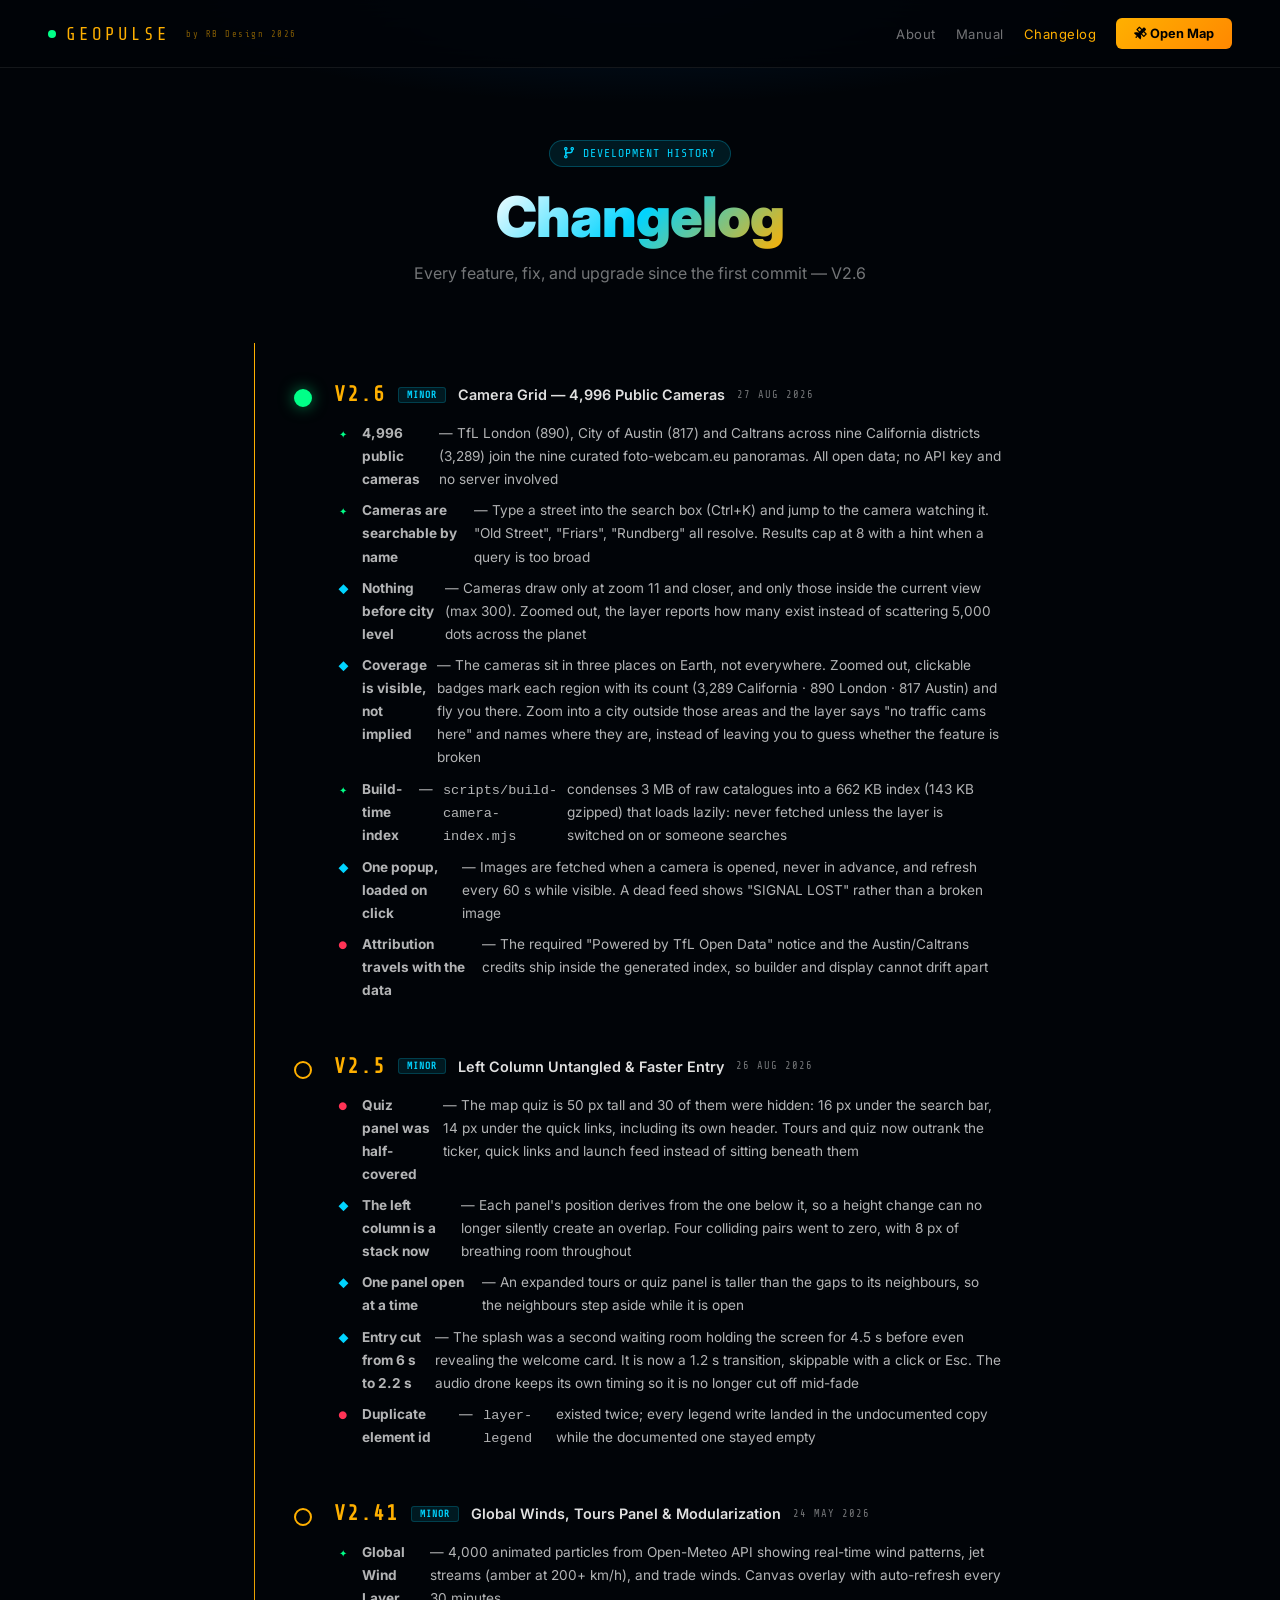
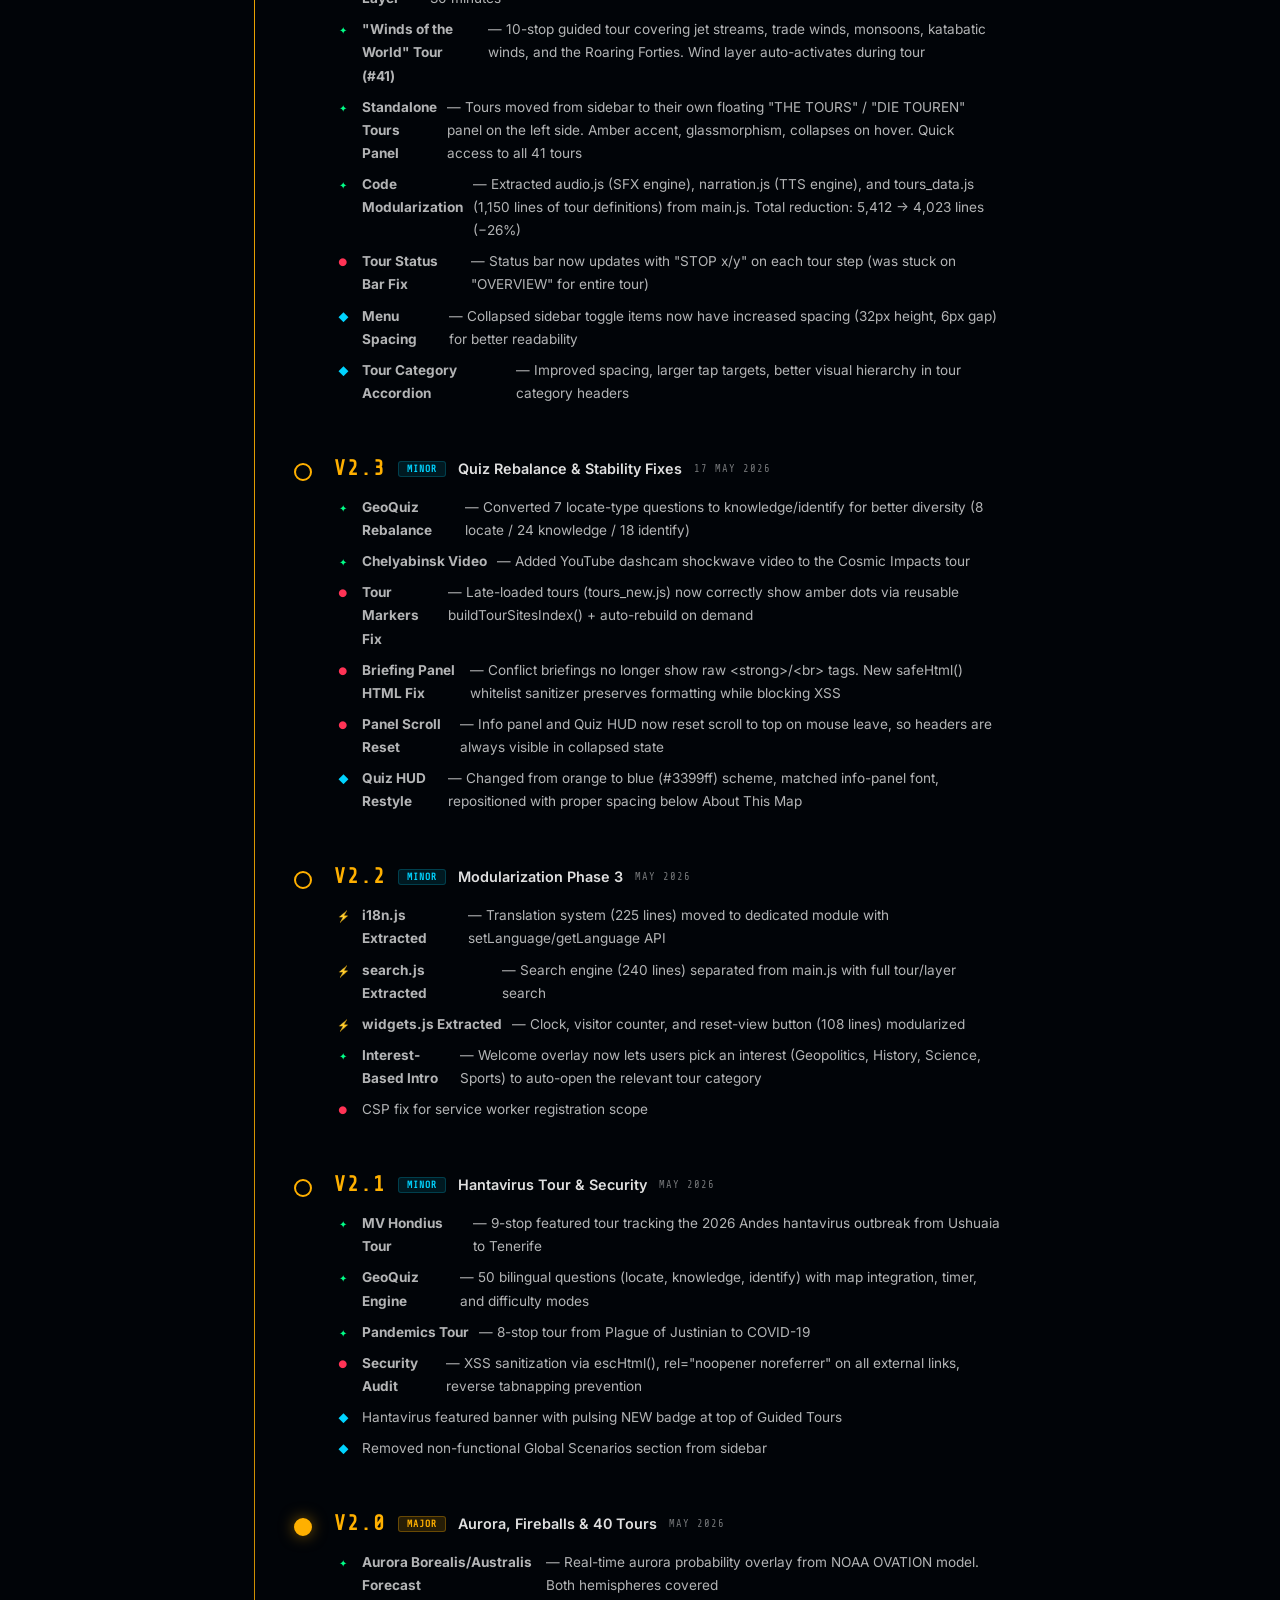
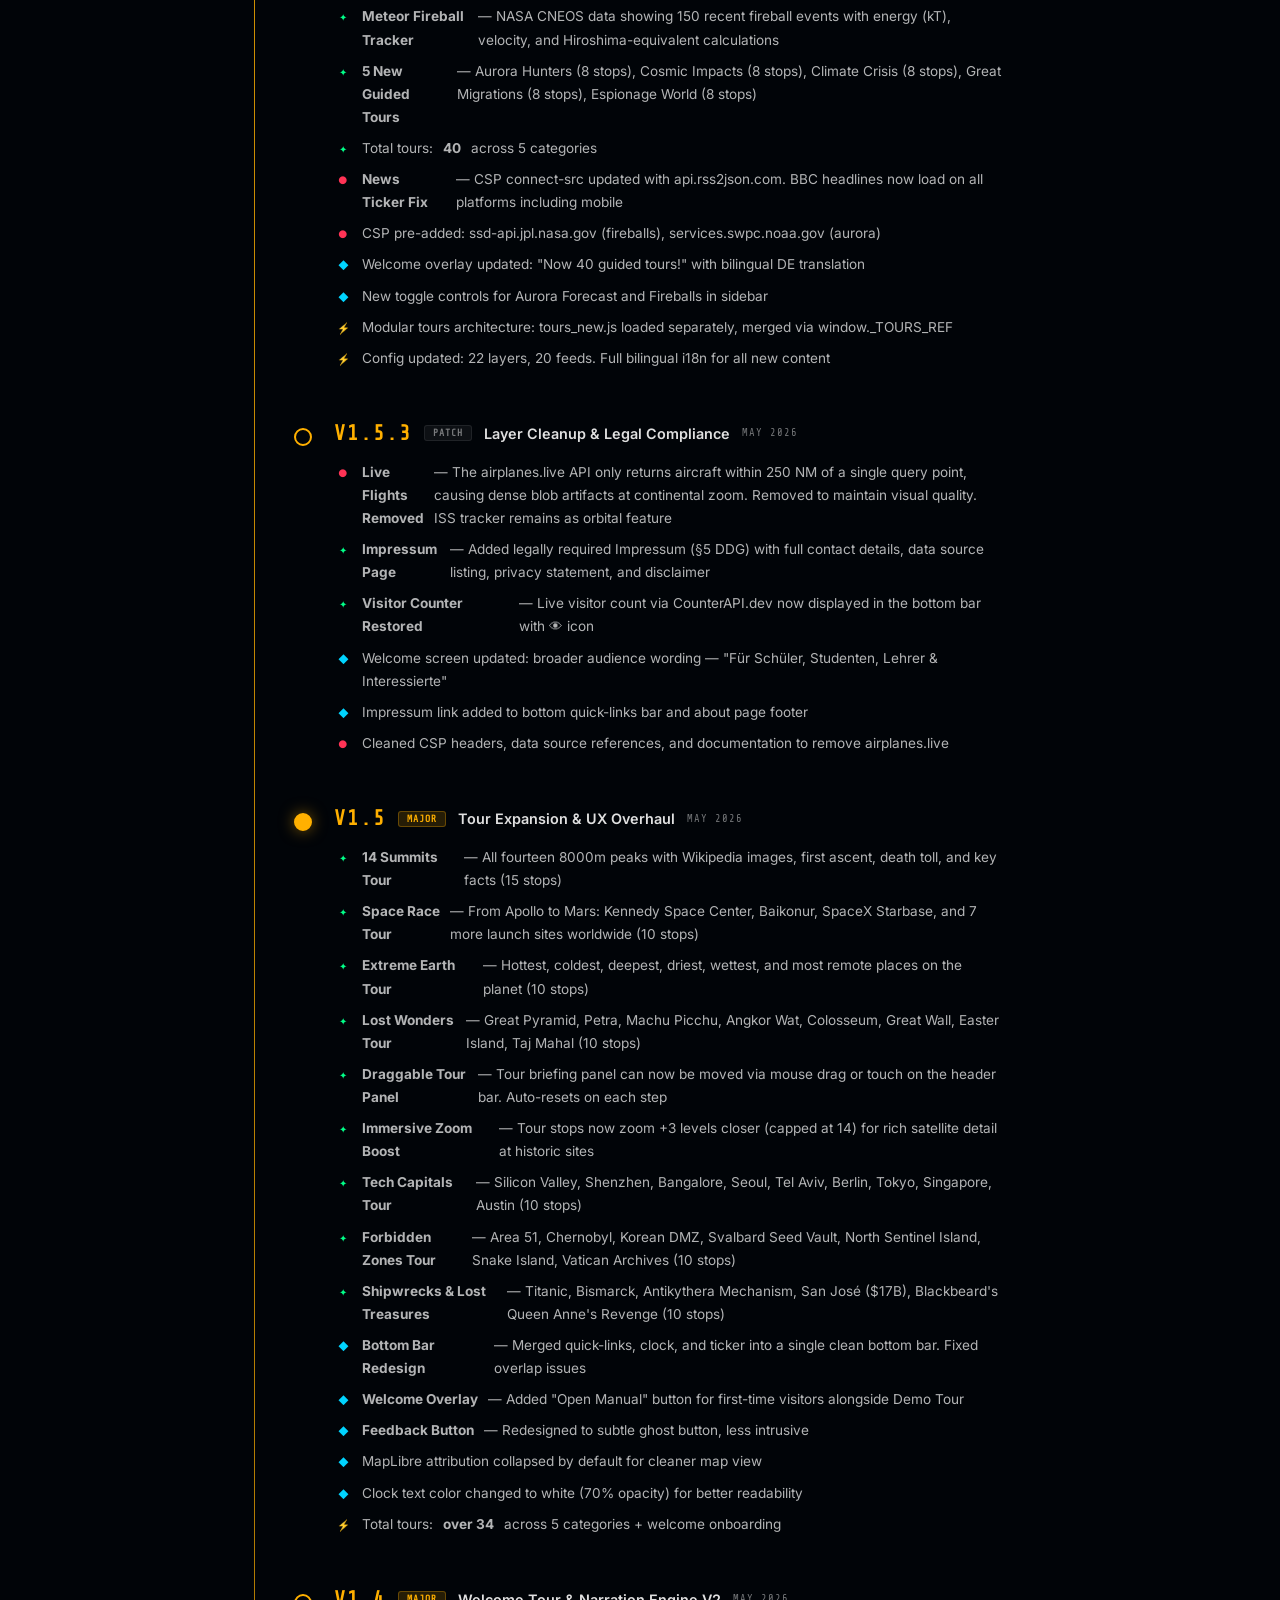
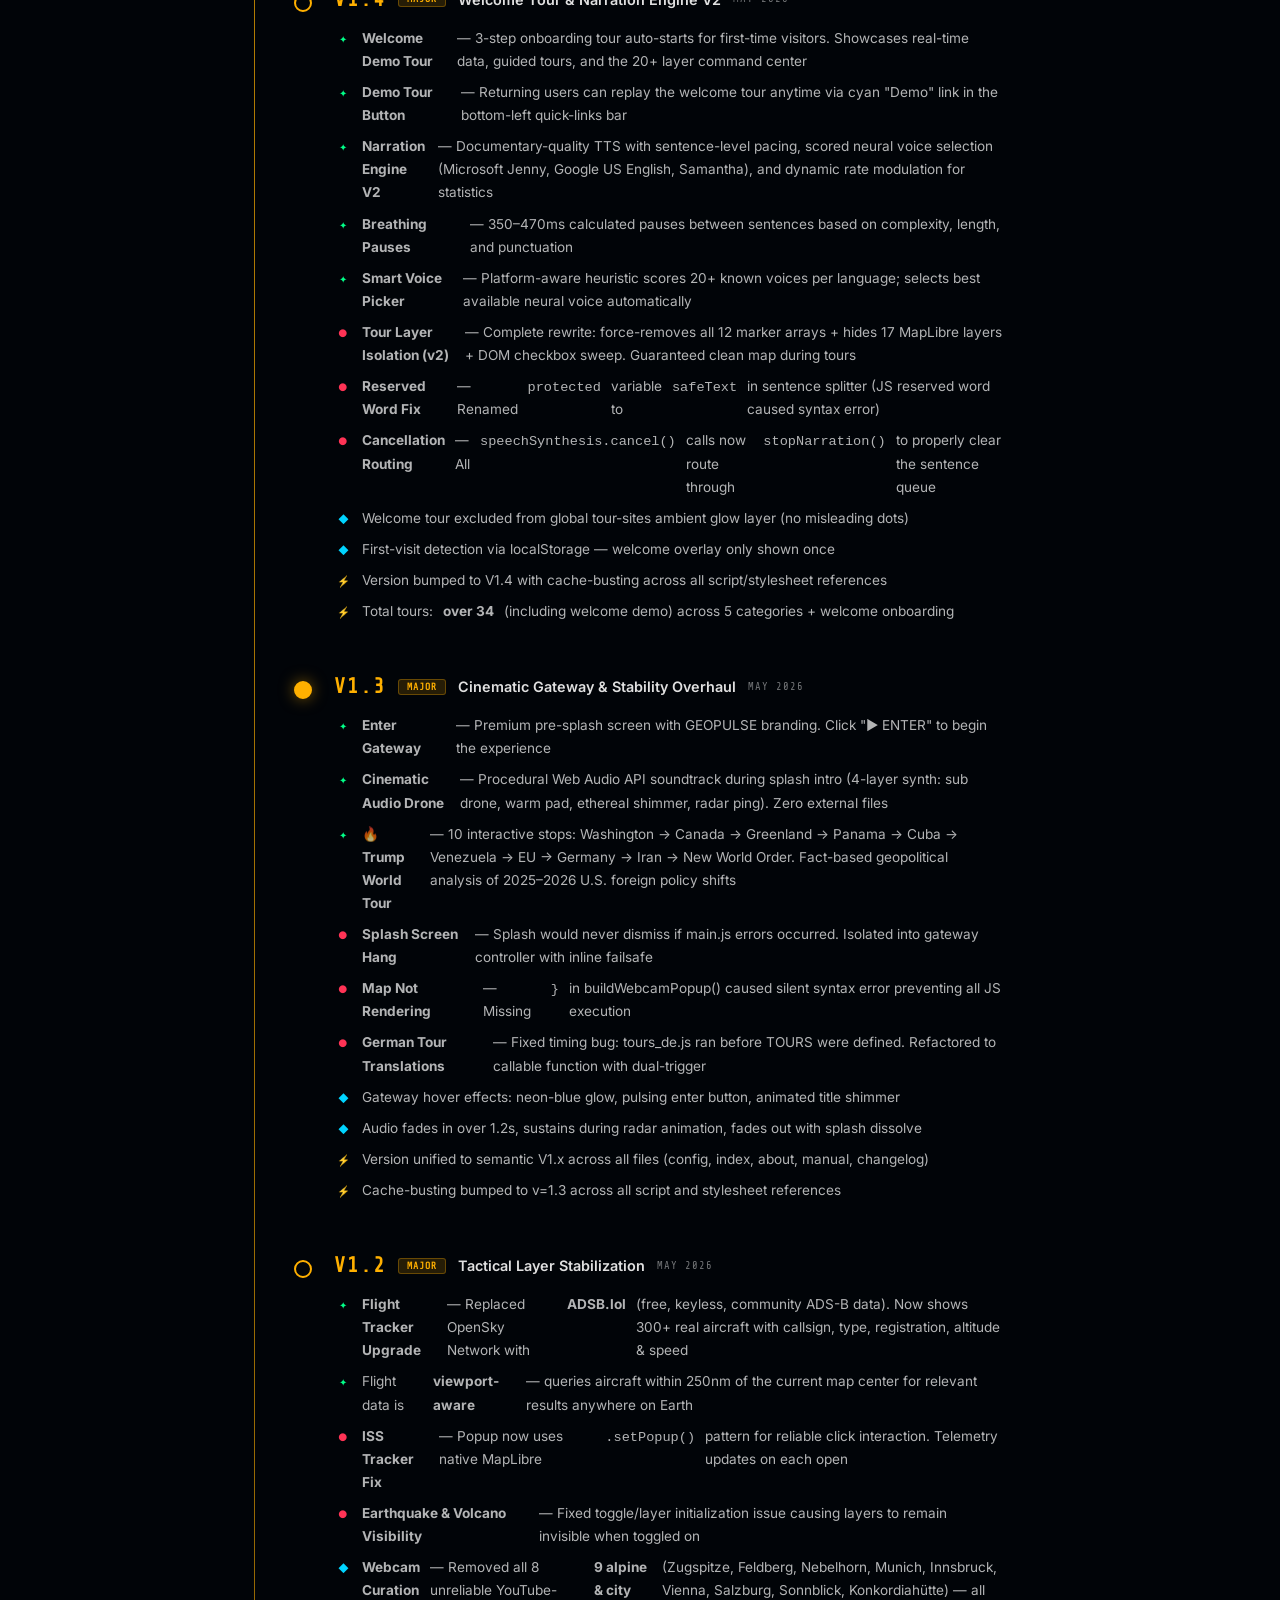
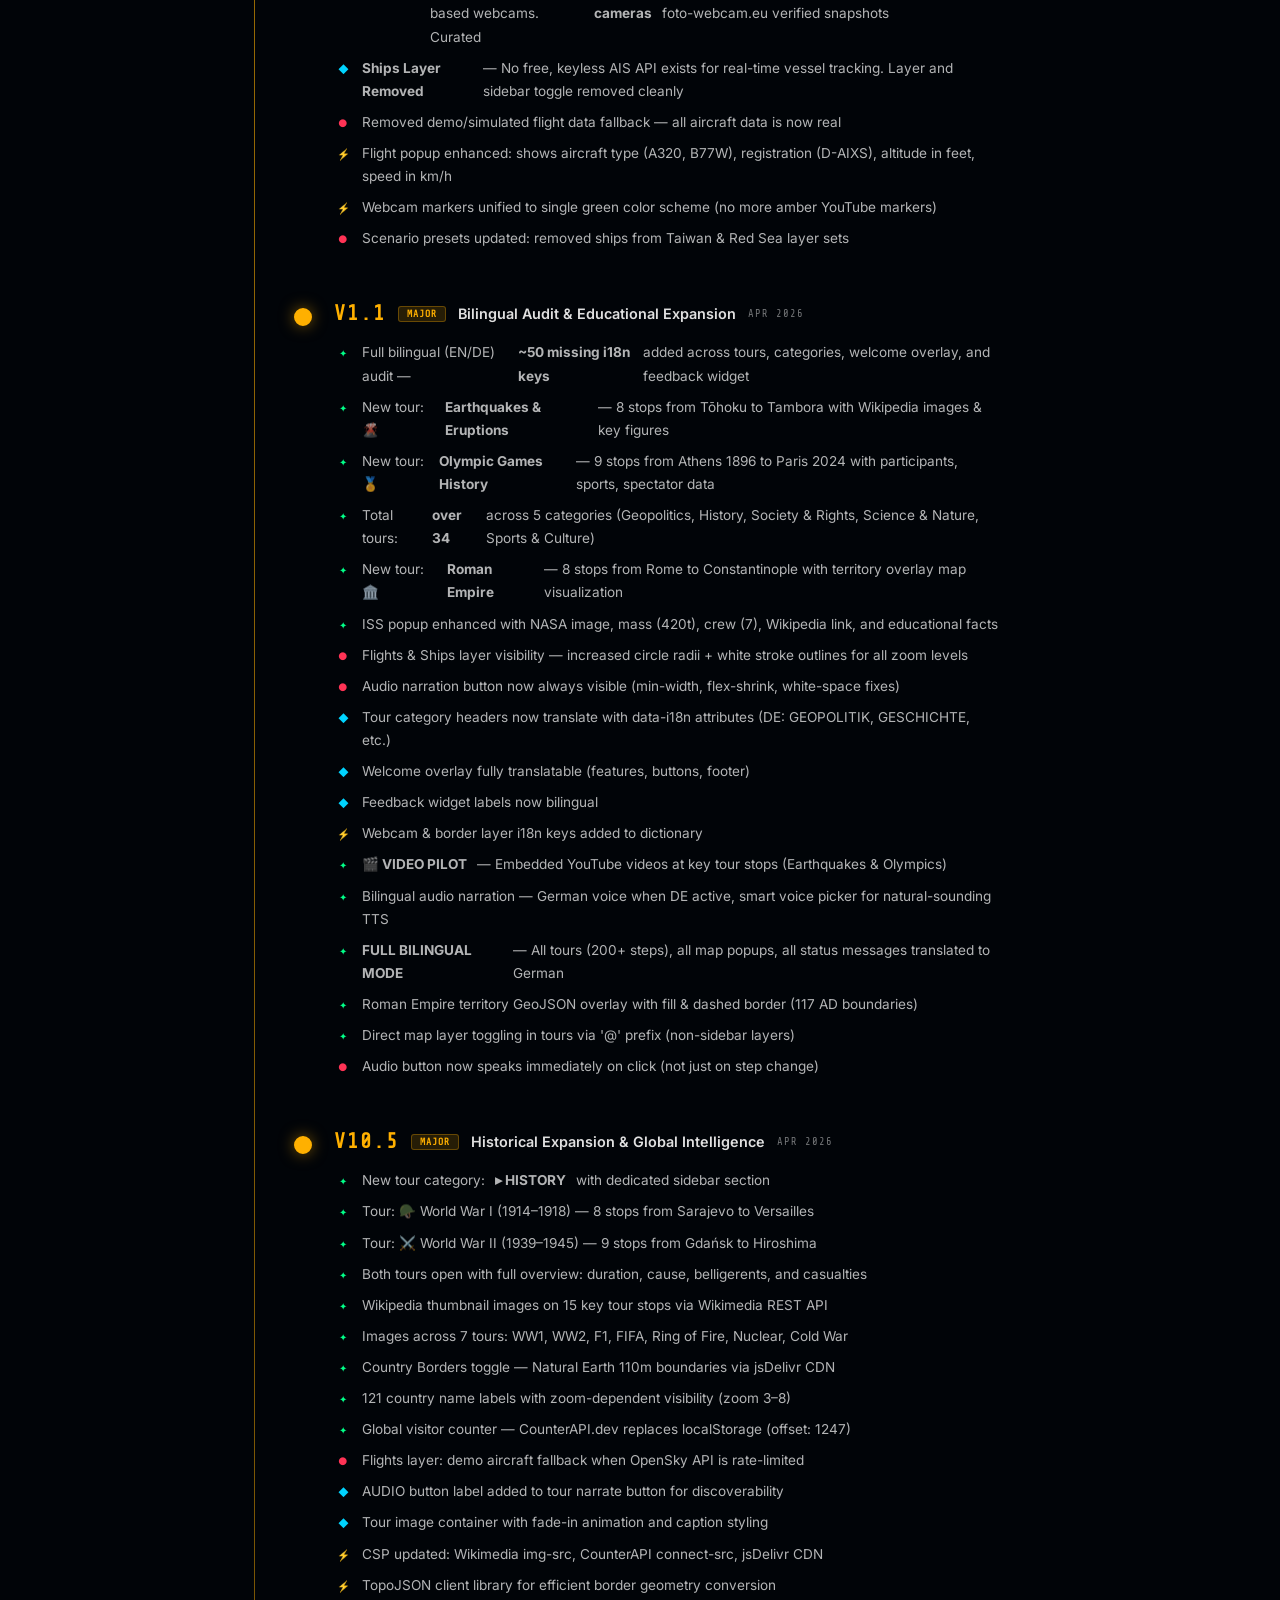
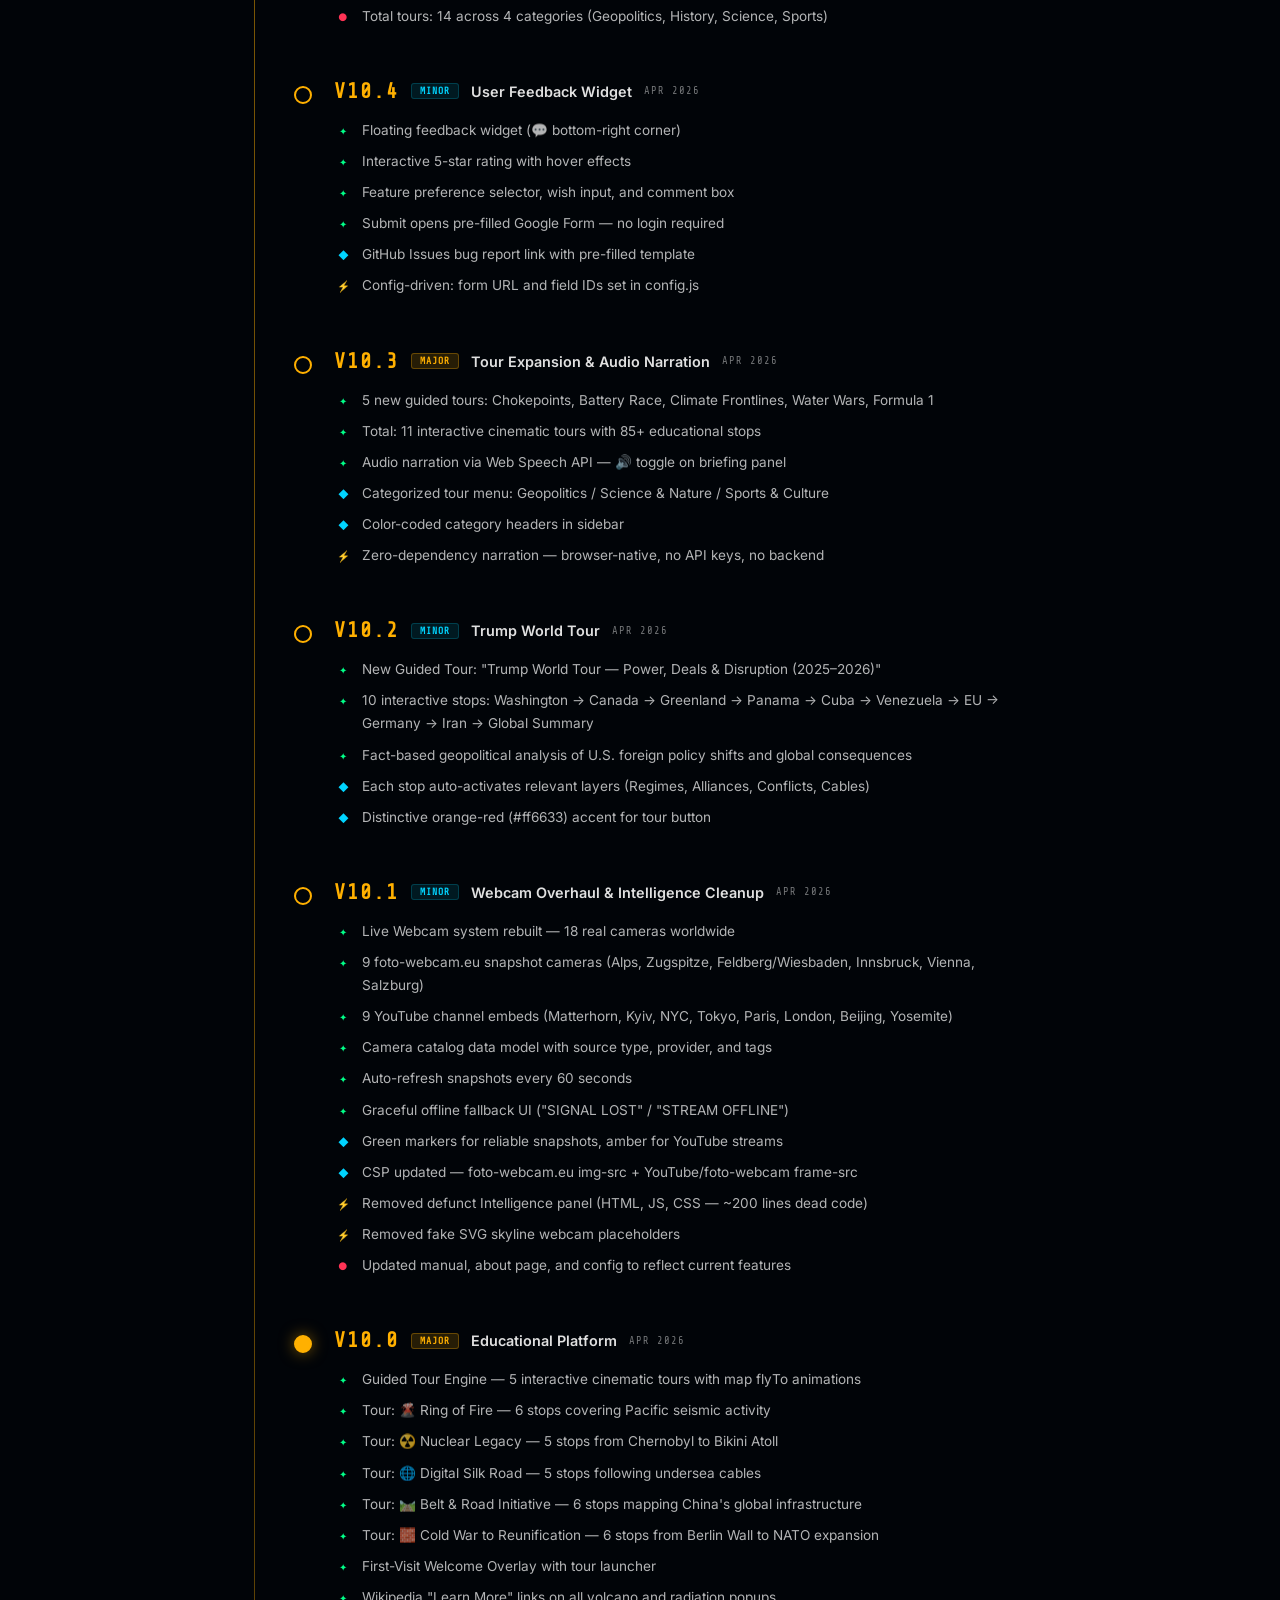
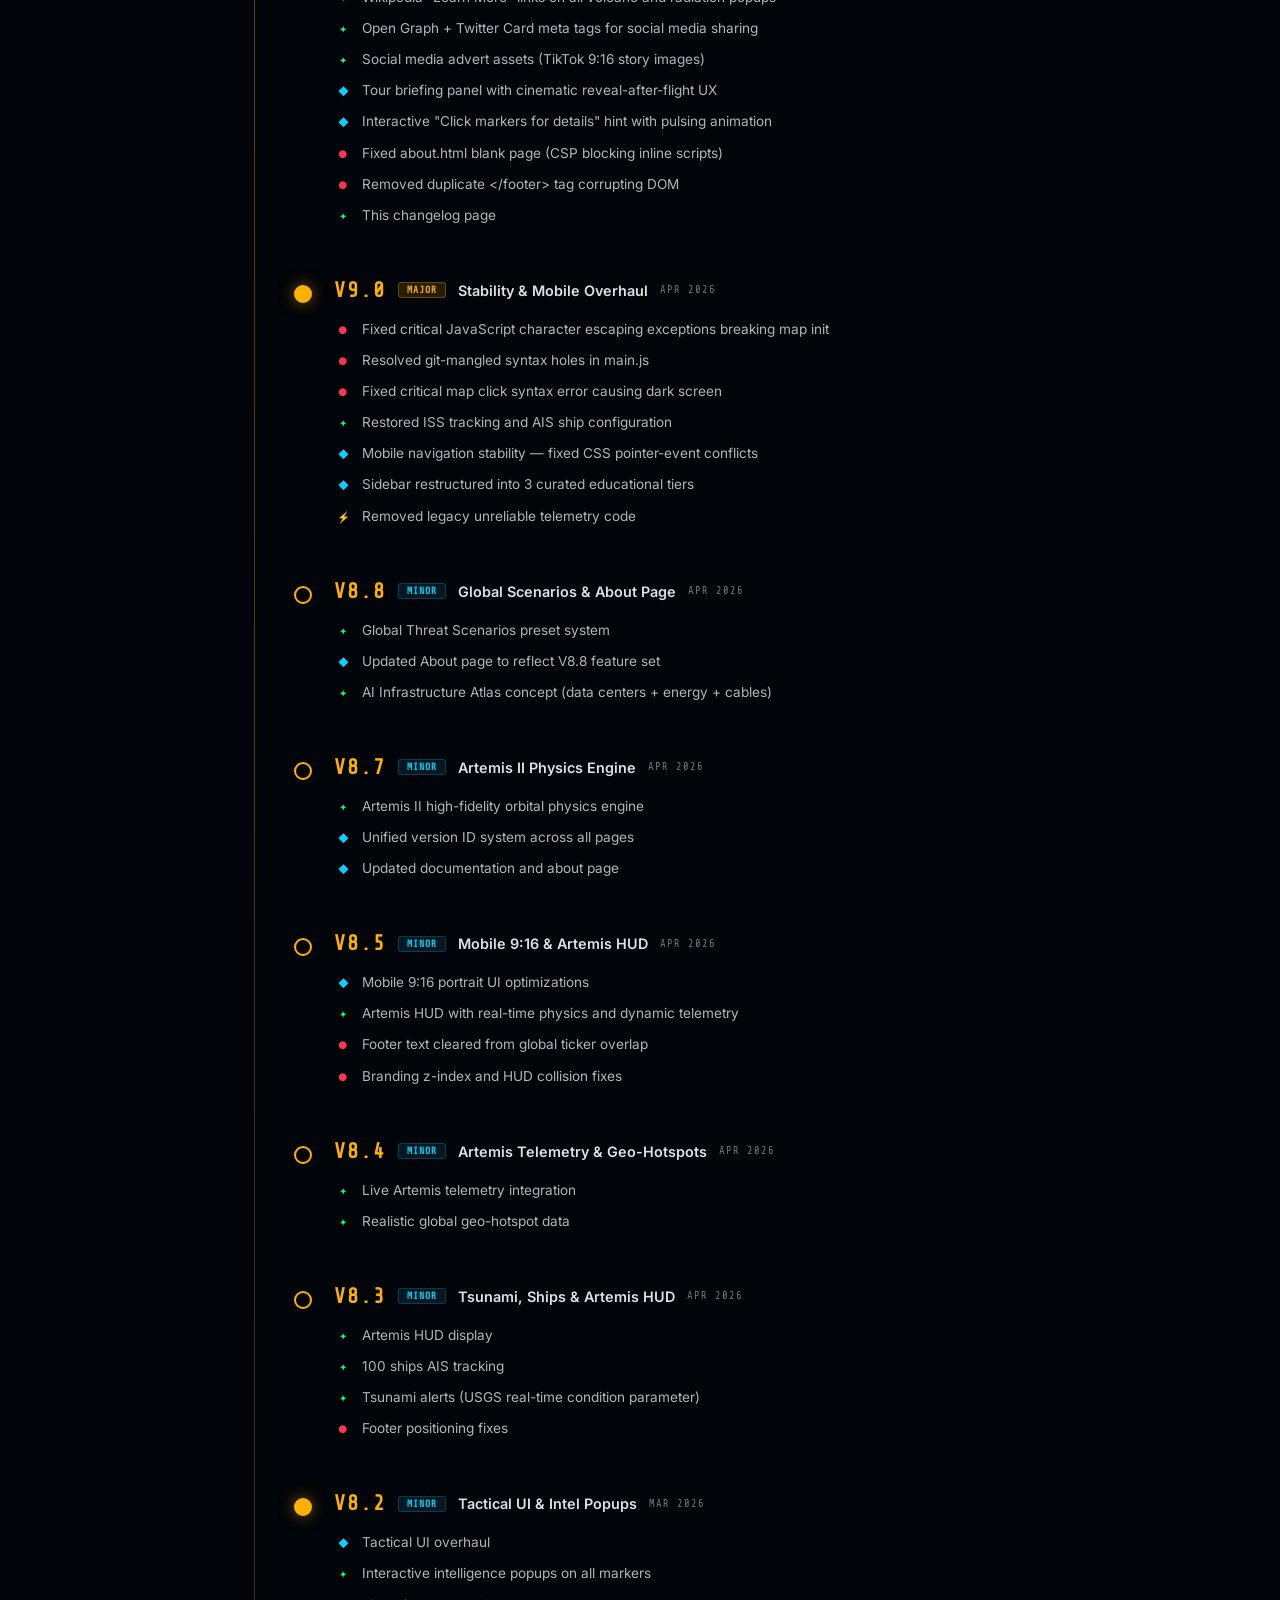
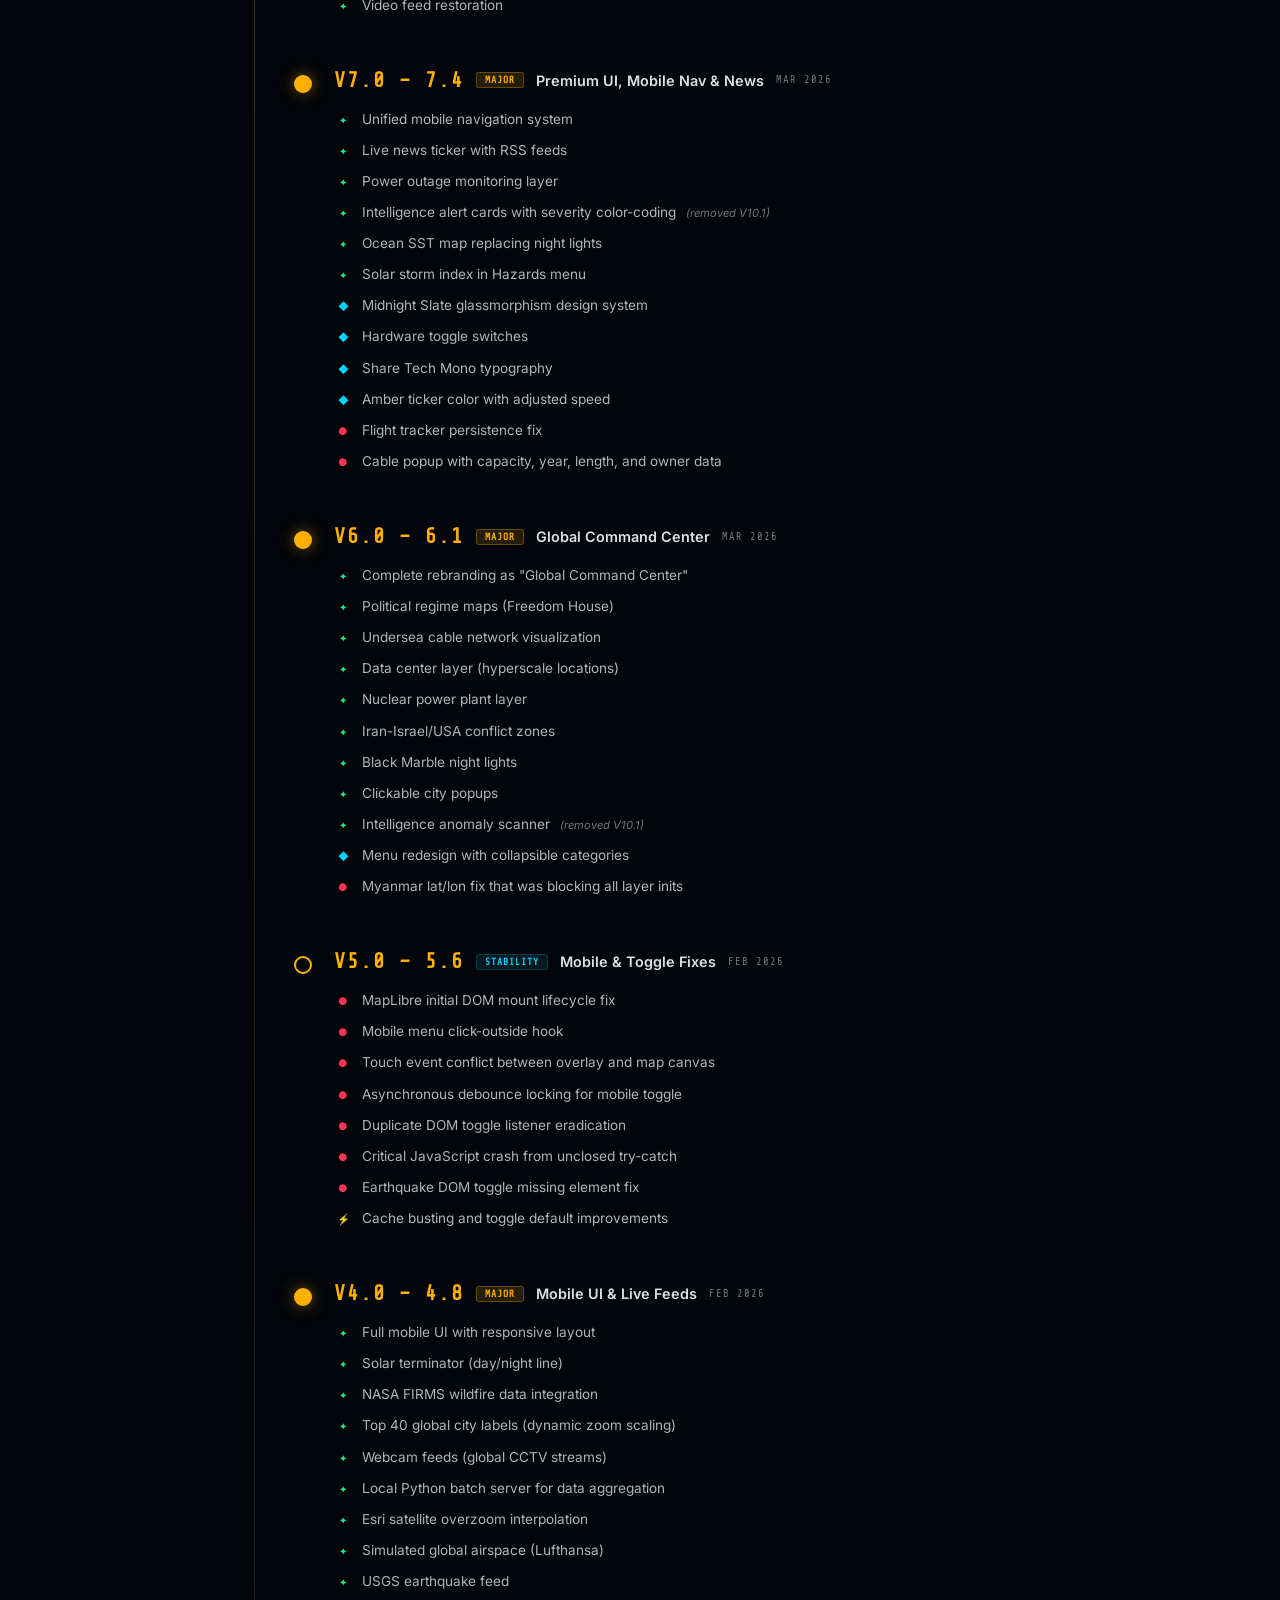
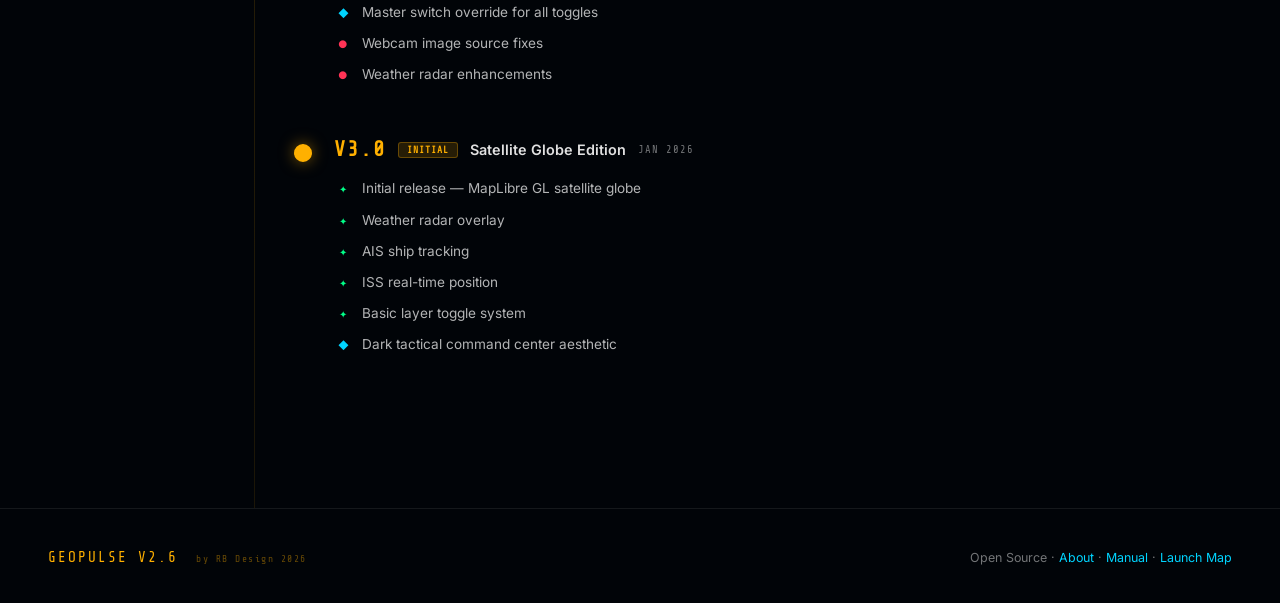
<file: changelog.html>
<!DOCTYPE html>
<html lang="en">
<head>
    <meta charset="UTF-8">
    <meta name="viewport" content="width=device-width, initial-scale=1.0">
    <title>GEOPULSE — Changelog | Development History</title>
    <meta name="description" content="Full development history and changelog for GEOPULSE (formerly Worldview) — from V3.0 initial release to the latest version. By RB Design 2026.">
    <link rel="preconnect" href="https://fonts.googleapis.com">
    <link rel="preconnect" href="https://fonts.gstatic.com" crossorigin>
    <link href="https://fonts.googleapis.com/css2?family=Inter:wght@300;400;500;600;700;800;900&family=Share+Tech+Mono&display=swap" rel="stylesheet">
    <link rel="stylesheet" href="https://cdnjs.cloudflare.com/ajax/libs/font-awesome/6.4.0/css/all.min.css">
    <script src="./config.js"></script>
    <style>
        :root {
            --bg: #010408;
            --surface: rgba(255,255,255,0.03);
            --surface2: rgba(255,255,255,0.06);
            --border: rgba(255,255,255,0.08);
            --amber: #ffb000;
            --cyan: #00d4ff;
            --green: #00ff88;
            --red: #ff3355;
            --text: #e0e0e0;
            --text-muted: rgba(255,255,255,0.45);
        }

        * { margin: 0; padding: 0; box-sizing: border-box; }
        html { scroll-behavior: smooth; }

        body {
            font-family: 'Inter', sans-serif;
            background: var(--bg);
            color: var(--text);
            overflow-x: hidden;
            min-height: 100vh;
        }

        /* NAV */
        nav {
            position: fixed;
            top: 0; left: 0; right: 0;
            z-index: 100;
            display: flex;
            justify-content: space-between;
            align-items: center;
            padding: 18px 48px;
            background: rgba(1,4,8,0.9);
            backdrop-filter: blur(20px);
            border-bottom: 1px solid var(--border);
        }
        .nav-logo {
            font-family: 'Share Tech Mono', monospace;
            font-size: 1.1rem;
            color: var(--amber);
            letter-spacing: 3px;
            display: flex;
            align-items: center;
            gap: 10px;
            text-decoration: none;
        }
        .nav-logo .dot {
            width: 8px; height: 8px; background: var(--green);
            border-radius: 50%;
            animation: pulse 2s infinite;
        }
        @keyframes pulse {
            0%, 100% { opacity: 1; transform: scale(1); }
            50% { opacity: 0.5; transform: scale(0.8); }
        }
        .nav-links {
            display: flex;
            gap: 20px;
            align-items: center;
        }
        .nav-link {
            text-decoration: none;
            font-size: .82rem;
            color: var(--text-muted);
            transition: color .2s;
            letter-spacing: 0.5px;
        }
        .nav-link:hover { color: var(--text); }
        .nav-link.active { color: var(--amber); }
        .nav-cta {
            text-decoration: none;
            background: linear-gradient(135deg, var(--amber), #ff8800);
            color: #000;
            font-weight: 700;
            font-size: .8rem;
            padding: 8px 18px;
            border-radius: 6px;
            transition: all .2s;
        }
        .nav-cta:hover { transform: translateY(-1px); box-shadow: 0 6px 24px rgba(255,176,0,0.4); }

        /* HERO */
        .changelog-hero {
            padding: 140px 48px 60px;
            text-align: center;
            position: relative;
        }
        .changelog-hero::before {
            content: '';
            position: absolute;
            inset: 0;
            background: radial-gradient(ellipse 60% 50% at 50% 0%, rgba(0,80,160,0.2) 0%, transparent 60%);
        }
        .changelog-hero h1 {
            font-size: clamp(2rem, 5vw, 3.5rem);
            font-weight: 900;
            letter-spacing: -1px;
            position: relative;
            z-index: 1;
        }
        .gradient-text {
            background: linear-gradient(135deg, #fff 0%, var(--cyan) 50%, var(--amber) 100%);
            -webkit-background-clip: text;
            -webkit-text-fill-color: transparent;
            background-clip: text;
        }
        .changelog-hero p {
            color: var(--text-muted);
            font-size: 1rem;
            margin-top: 12px;
            position: relative;
            z-index: 1;
        }
        .version-badge {
            display: inline-flex;
            align-items: center;
            gap: 8px;
            background: rgba(0,212,255,0.1);
            border: 1px solid rgba(0,212,255,0.25);
            padding: 6px 14px;
            border-radius: 100px;
            font-size: .72rem;
            color: var(--cyan);
            font-family: 'Share Tech Mono', monospace;
            letter-spacing: 1px;
            margin-bottom: 16px;
        }

        /* TIMELINE */
        .timeline {
            max-width: 820px;
            margin: 0 auto;
            padding: 40px 48px 100px;
            position: relative;
        }
        .timeline::before {
            content: '';
            position: absolute;
            left: 24px;
            top: 0; bottom: 0;
            width: 1px;
            background: linear-gradient(180deg, var(--amber), rgba(255,176,0,0.1));
        }

        .version-entry {
            position: relative;
            padding-left: 56px;
            margin-bottom: 48px;
        }
        .version-dot {
            position: absolute;
            left: 16px;
            top: 6px;
            width: 18px; height: 18px;
            border-radius: 50%;
            border: 2px solid var(--amber);
            background: var(--bg);
            z-index: 1;
        }
        .version-dot.major {
            background: var(--amber);
            box-shadow: 0 0 15px rgba(255,176,0,0.5);
        }
        .version-dot.current {
            background: var(--green);
            border-color: var(--green);
            box-shadow: 0 0 15px rgba(0,255,136,0.5);
            animation: pulse 2s infinite;
        }

        .version-header {
            display: flex;
            align-items: center;
            gap: 12px;
            flex-wrap: wrap;
            margin-bottom: 12px;
        }
        .version-number {
            font-family: 'Share Tech Mono', monospace;
            font-size: 1.3rem;
            font-weight: 700;
            color: var(--amber);
            letter-spacing: 2px;
        }
        .version-name {
            font-size: .9rem;
            color: var(--text);
            font-weight: 600;
        }
        .version-date {
            font-family: 'Share Tech Mono', monospace;
            font-size: .65rem;
            color: var(--text-muted);
            letter-spacing: 1px;
        }
        .version-type {
            font-family: 'Share Tech Mono', monospace;
            font-size: .6rem;
            padding: 2px 8px;
            border-radius: 3px;
            letter-spacing: 1px;
            font-weight: 600;
        }
        .type-major { background: rgba(255,176,0,0.15); color: var(--amber); border: 1px solid rgba(255,176,0,0.3); }
        .type-minor { background: rgba(0,212,255,0.1); color: var(--cyan); border: 1px solid rgba(0,212,255,0.2); }
        .type-patch { background: rgba(255,255,255,0.05); color: var(--text-muted); border: 1px solid rgba(255,255,255,0.08); }

        .version-changes {
            list-style: none;
            padding: 0;
        }
        .version-changes li {
            font-size: .85rem;
            color: rgba(255,255,255,0.7);
            line-height: 1.7;
            padding: 4px 0;
            display: flex;
            gap: 10px;
            align-items: baseline;
        }
        .change-icon {
            flex-shrink: 0;
            font-size: .65rem;
            width: 18px;
            text-align: center;
        }
        .change-icon.feat { color: var(--green); }
        .change-icon.fix { color: var(--red); }
        .change-icon.ui { color: var(--cyan); }
        .change-icon.perf { color: var(--amber); }

        /* FOOTER */
        footer {
            padding: 40px 48px;
            border-top: 1px solid var(--border);
            display: flex;
            justify-content: space-between;
            align-items: center;
            flex-wrap: wrap;
            gap: 16px;
        }
        .footer-logo {
            font-family: 'Share Tech Mono', monospace;
            font-size: .9rem;
            color: var(--amber);
            letter-spacing: 2px;
        }
        .footer-copy {
            font-size: .78rem;
            color: var(--text-muted);
        }
        .footer-copy a { color: var(--cyan); text-decoration: none; }

        @media (max-width: 768px) {
            nav { padding: 14px 20px; }
            .changelog-hero { padding: 120px 20px 40px; }
            .timeline { padding: 30px 20px 60px; }
            .timeline::before { left: 14px; }
            .version-entry { padding-left: 42px; }
            .version-dot { left: 6px; }
            .nav-links { gap: 12px; }
        }

        ::-webkit-scrollbar { width: 5px; }
        ::-webkit-scrollbar-track { background: var(--bg); }
        ::-webkit-scrollbar-thumb { background: rgba(255,176,0,0.3); border-radius: 3px; }
    </style>
</head>
<body>

    <nav>
        <a href="./about.html" class="nav-logo">
            <span class="dot"></span>
            GEOPULSE <span style="font-size:0.55rem;opacity:0.5;letter-spacing:1.5px;margin-left:6px;">by RB Design 2026</span>
        </a>
        <div class="nav-links">
            <a href="./about.html" class="nav-link">About</a>
            <a href="./manual.html" class="nav-link">Manual</a>
            <a href="./changelog.html" class="nav-link active">Changelog</a>
            <a href="./index.html" class="nav-cta"><i class="fa-solid fa-satellite"></i> Open Map</a>
        </div>
    </nav>

    <section class="changelog-hero">
        <div class="version-badge">
            <i class="fa-solid fa-code-branch"></i> DEVELOPMENT HISTORY
        </div>
        <h1><span class="gradient-text">Changelog</span></h1>
        <p>Every feature, fix, and upgrade since the first commit — <span class="dyn-version"></span></p>
    </section>

    <div class="timeline">

        <!-- V2.6 — CURRENT -->
        <div class="version-entry">
            <div class="version-dot current"></div>
            <div class="version-header">
                <span class="version-number">V2.6</span>
                <span class="version-type type-minor">MINOR</span>
                <span class="version-name">Camera Grid — 4,996 Public Cameras</span>
                <span class="version-date">27 AUG 2026</span>
            </div>
            <ul class="version-changes">
                <li><span class="change-icon feat">✦</span> <strong>4,996 public cameras</strong> — TfL London (890), City of Austin (817) and Caltrans across nine California districts (3,289) join the nine curated foto-webcam.eu panoramas. All open data; no API key and no server involved</li>
                <li><span class="change-icon feat">✦</span> <strong>Cameras are searchable by name</strong> — Type a street into the search box (Ctrl+K) and jump to the camera watching it. "Old Street", "Friars", "Rundberg" all resolve. Results cap at 8 with a hint when a query is too broad</li>
                <li><span class="change-icon ui">◆</span> <strong>Nothing before city level</strong> — Cameras draw only at zoom 11 and closer, and only those inside the current view (max 300). Zoomed out, the layer reports how many exist instead of scattering 5,000 dots across the planet</li>
                <li><span class="change-icon ui">◆</span> <strong>Coverage is visible, not implied</strong> — The cameras sit in three places on Earth, not everywhere. Zoomed out, clickable badges mark each region with its count (3,289 California · 890 London · 817 Austin) and fly you there. Zoom into a city outside those areas and the layer says "no traffic cams here" and names where they are, instead of leaving you to guess whether the feature is broken</li>
                <li><span class="change-icon feat">✦</span> <strong>Build-time index</strong> — <code>scripts/build-camera-index.mjs</code> condenses 3 MB of raw catalogues into a 662 KB index (143 KB gzipped) that loads lazily: never fetched unless the layer is switched on or someone searches</li>
                <li><span class="change-icon ui">◆</span> <strong>One popup, loaded on click</strong> — Images are fetched when a camera is opened, never in advance, and refresh every 60 s while visible. A dead feed shows "SIGNAL LOST" rather than a broken image</li>
                <li><span class="change-icon fix">●</span> <strong>Attribution travels with the data</strong> — The required "Powered by TfL Open Data" notice and the Austin/Caltrans credits ship inside the generated index, so builder and display cannot drift apart</li>
            </ul>
        </div>

        <!-- V2.5 -->
        <div class="version-entry">
            <div class="version-dot"></div>
            <div class="version-header">
                <span class="version-number">V2.5</span>
                <span class="version-type type-minor">MINOR</span>
                <span class="version-name">Left Column Untangled &amp; Faster Entry</span>
                <span class="version-date">26 AUG 2026</span>
            </div>
            <ul class="version-changes">
                <li><span class="change-icon fix">●</span> <strong>Quiz panel was half-covered</strong> — The map quiz is 50 px tall and 30 of them were hidden: 16 px under the search bar, 14 px under the quick links, including its own header. Tours and quiz now outrank the ticker, quick links and launch feed instead of sitting beneath them</li>
                <li><span class="change-icon ui">◆</span> <strong>The left column is a stack now</strong> — Each panel's position derives from the one below it, so a height change can no longer silently create an overlap. Four colliding pairs went to zero, with 8 px of breathing room throughout</li>
                <li><span class="change-icon ui">◆</span> <strong>One panel open at a time</strong> — An expanded tours or quiz panel is taller than the gaps to its neighbours, so the neighbours step aside while it is open</li>
                <li><span class="change-icon ui">◆</span> <strong>Entry cut from 6 s to 2.2 s</strong> — The splash was a second waiting room holding the screen for 4.5 s before even revealing the welcome card. It is now a 1.2 s transition, skippable with a click or Esc. The audio drone keeps its own timing so it is no longer cut off mid-fade</li>
                <li><span class="change-icon fix">●</span> <strong>Duplicate element id</strong> — <code>layer-legend</code> existed twice; every legend write landed in the undocumented copy while the documented one stayed empty</li>
            </ul>
        </div>

        <!-- V2.41 -->
        <div class="version-entry">
            <div class="version-dot"></div>
            <div class="version-header">
                <span class="version-number">V2.41</span>
                <span class="version-type type-minor">MINOR</span>
                <span class="version-name">Global Winds, Tours Panel &amp; Modularization</span>
                <span class="version-date">24 MAY 2026</span>
            </div>
            <ul class="version-changes">
                <li><span class="change-icon feat">✦</span> <strong>Global Wind Layer</strong> — 4,000 animated particles from Open-Meteo API showing real-time wind patterns, jet streams (amber at 200+ km/h), and trade winds. Canvas overlay with auto-refresh every 30 minutes</li>
                <li><span class="change-icon feat">✦</span> <strong>"Winds of the World" Tour (#41)</strong> — 10-stop guided tour covering jet streams, trade winds, monsoons, katabatic winds, and the Roaring Forties. Wind layer auto-activates during tour</li>
                <li><span class="change-icon feat">✦</span> <strong>Standalone Tours Panel</strong> — Tours moved from sidebar to their own floating "THE TOURS" / "DIE TOUREN" panel on the left side. Amber accent, glassmorphism, collapses on hover. Quick access to all 41 tours</li>
                <li><span class="change-icon feat">✦</span> <strong>Code Modularization</strong> — Extracted audio.js (SFX engine), narration.js (TTS engine), and tours_data.js (1,150 lines of tour definitions) from main.js. Total reduction: 5,412 → 4,023 lines (−26%)</li>
                <li><span class="change-icon fix">●</span> <strong>Tour Status Bar Fix</strong> — Status bar now updates with "STOP x/y" on each tour step (was stuck on "OVERVIEW" for entire tour)</li>
                <li><span class="change-icon ui">◆</span> <strong>Menu Spacing</strong> — Collapsed sidebar toggle items now have increased spacing (32px height, 6px gap) for better readability</li>
                <li><span class="change-icon ui">◆</span> <strong>Tour Category Accordion</strong> — Improved spacing, larger tap targets, better visual hierarchy in tour category headers</li>
            </ul>
        </div>

        <!-- V2.3 -->
        <div class="version-entry">
            <div class="version-dot"></div>
            <div class="version-header">
                <span class="version-number">V2.3</span>
                <span class="version-type type-minor">MINOR</span>
                <span class="version-name">Quiz Rebalance &amp; Stability Fixes</span>
                <span class="version-date">17 MAY 2026</span>
            </div>
            <ul class="version-changes">
                <li><span class="change-icon feat">✦</span> <strong>GeoQuiz Rebalance</strong> — Converted 7 locate-type questions to knowledge/identify for better diversity (8 locate / 24 knowledge / 18 identify)</li>
                <li><span class="change-icon feat">✦</span> <strong>Chelyabinsk Video</strong> — Added YouTube dashcam shockwave video to the Cosmic Impacts tour</li>
                <li><span class="change-icon fix">●</span> <strong>Tour Markers Fix</strong> — Late-loaded tours (tours_new.js) now correctly show amber dots via reusable buildTourSitesIndex() + auto-rebuild on demand</li>
                <li><span class="change-icon fix">●</span> <strong>Briefing Panel HTML Fix</strong> — Conflict briefings no longer show raw &lt;strong&gt;/&lt;br&gt; tags. New safeHtml() whitelist sanitizer preserves formatting while blocking XSS</li>
                <li><span class="change-icon fix">●</span> <strong>Panel Scroll Reset</strong> — Info panel and Quiz HUD now reset scroll to top on mouse leave, so headers are always visible in collapsed state</li>
                <li><span class="change-icon ui">◆</span> <strong>Quiz HUD Restyle</strong> — Changed from orange to blue (#3399ff) scheme, matched info-panel font, repositioned with proper spacing below About This Map</li>
            </ul>
        </div>

        <!-- V2.2 -->
        <div class="version-entry">
            <div class="version-dot"></div>
            <div class="version-header">
                <span class="version-number">V2.2</span>
                <span class="version-type type-minor">MINOR</span>
                <span class="version-name">Modularization Phase 3</span>
                <span class="version-date">MAY 2026</span>
            </div>
            <ul class="version-changes">
                <li><span class="change-icon perf">⚡</span> <strong>i18n.js Extracted</strong> — Translation system (225 lines) moved to dedicated module with setLanguage/getLanguage API</li>
                <li><span class="change-icon perf">⚡</span> <strong>search.js Extracted</strong> — Search engine (240 lines) separated from main.js with full tour/layer search</li>
                <li><span class="change-icon perf">⚡</span> <strong>widgets.js Extracted</strong> — Clock, visitor counter, and reset-view button (108 lines) modularized</li>
                <li><span class="change-icon feat">✦</span> <strong>Interest-Based Intro</strong> — Welcome overlay now lets users pick an interest (Geopolitics, History, Science, Sports) to auto-open the relevant tour category</li>
                <li><span class="change-icon fix">●</span> CSP fix for service worker registration scope</li>
            </ul>
        </div>

        <!-- V2.1 -->
        <div class="version-entry">
            <div class="version-dot"></div>
            <div class="version-header">
                <span class="version-number">V2.1</span>
                <span class="version-type type-minor">MINOR</span>
                <span class="version-name">Hantavirus Tour &amp; Security</span>
                <span class="version-date">MAY 2026</span>
            </div>
            <ul class="version-changes">
                <li><span class="change-icon feat">✦</span> <strong>MV Hondius Tour</strong> — 9-stop featured tour tracking the 2026 Andes hantavirus outbreak from Ushuaia to Tenerife</li>
                <li><span class="change-icon feat">✦</span> <strong>GeoQuiz Engine</strong> — 50 bilingual questions (locate, knowledge, identify) with map integration, timer, and difficulty modes</li>
                <li><span class="change-icon feat">✦</span> <strong>Pandemics Tour</strong> — 8-stop tour from Plague of Justinian to COVID-19</li>
                <li><span class="change-icon fix">●</span> <strong>Security Audit</strong> — XSS sanitization via escHtml(), rel="noopener noreferrer" on all external links, reverse tabnapping prevention</li>
                <li><span class="change-icon ui">◆</span> Hantavirus featured banner with pulsing NEW badge at top of Guided Tours</li>
                <li><span class="change-icon ui">◆</span> Removed non-functional Global Scenarios section from sidebar</li>
            </ul>
        </div>

        <!-- V2.0 -->
        <div class="version-entry">
            <div class="version-dot major"></div>
            <div class="version-header">
                <span class="version-number">V2.0</span>
                <span class="version-type type-major">MAJOR</span>
                <span class="version-name">Aurora, Fireballs &amp; 40 Tours</span>
                <span class="version-date">MAY 2026</span>
            </div>
            <ul class="version-changes">
                <li><span class="change-icon feat">✦</span> <strong>Aurora Borealis/Australis Forecast</strong> — Real-time aurora probability overlay from NOAA OVATION model. Both hemispheres covered</li>
                <li><span class="change-icon feat">✦</span> <strong>Meteor Fireball Tracker</strong> — NASA CNEOS data showing 150 recent fireball events with energy (kT), velocity, and Hiroshima-equivalent calculations</li>
                <li><span class="change-icon feat">✦</span> <strong>5 New Guided Tours</strong> — Aurora Hunters (8 stops), Cosmic Impacts (8 stops), Climate Crisis (8 stops), Great Migrations (8 stops), Espionage World (8 stops)</li>
                <li><span class="change-icon feat">✦</span> Total tours: <strong>40</strong> across 5 categories</li>
                <li><span class="change-icon fix">●</span> <strong>News Ticker Fix</strong> — CSP connect-src updated with api.rss2json.com. BBC headlines now load on all platforms including mobile</li>
                <li><span class="change-icon fix">●</span> CSP pre-added: ssd-api.jpl.nasa.gov (fireballs), services.swpc.noaa.gov (aurora)</li>
                <li><span class="change-icon ui">◆</span> Welcome overlay updated: "Now 40 guided tours!" with bilingual DE translation</li>
                <li><span class="change-icon ui">◆</span> New toggle controls for Aurora Forecast and Fireballs in sidebar</li>
                <li><span class="change-icon perf">⚡</span> Modular tours architecture: tours_new.js loaded separately, merged via window._TOURS_REF</li>
                <li><span class="change-icon perf">⚡</span> Config updated: 22 layers, 20 feeds. Full bilingual i18n for all new content</li>
            </ul>
        </div>

        <!-- V1.5.3 -->
        <div class="version-entry">
            <div class="version-dot"></div>
            <div class="version-header">
                <span class="version-number">V1.5.3</span>
                <span class="version-type type-patch">PATCH</span>
                <span class="version-name">Layer Cleanup & Legal Compliance</span>
                <span class="version-date">MAY 2026</span>
            </div>
            <ul class="version-changes">
                <li><span class="change-icon fix">●</span> <strong>Live Flights Removed</strong> — The airplanes.live API only returns aircraft within 250 NM of a single query point, causing dense blob artifacts at continental zoom. Removed to maintain visual quality. ISS tracker remains as orbital feature</li>
                <li><span class="change-icon feat">✦</span> <strong>Impressum Page</strong> — Added legally required Impressum (§5 DDG) with full contact details, data source listing, privacy statement, and disclaimer</li>
                <li><span class="change-icon feat">✦</span> <strong>Visitor Counter Restored</strong> — Live visitor count via CounterAPI.dev now displayed in the bottom bar with 👁 icon</li>
                <li><span class="change-icon ui">◆</span> Welcome screen updated: broader audience wording — "Für Schüler, Studenten, Lehrer & Interessierte"</li>
                <li><span class="change-icon ui">◆</span> Impressum link added to bottom quick-links bar and about page footer</li>
                <li><span class="change-icon fix">●</span> Cleaned CSP headers, data source references, and documentation to remove airplanes.live</li>
            </ul>
        </div>

        <!-- V1.5 -->
        <div class="version-entry">
            <div class="version-dot major"></div>
            <div class="version-header">
                <span class="version-number">V1.5</span>
                <span class="version-type type-major">MAJOR</span>
                <span class="version-name">Tour Expansion &amp; UX Overhaul</span>
                <span class="version-date">MAY 2026</span>
            </div>
            <ul class="version-changes">
                <li><span class="change-icon feat">✦</span> <strong>14 Summits Tour</strong> — All fourteen 8000m peaks with Wikipedia images, first ascent, death toll, and key facts (15 stops)</li>
                <li><span class="change-icon feat">✦</span> <strong>Space Race Tour</strong> — From Apollo to Mars: Kennedy Space Center, Baikonur, SpaceX Starbase, and 7 more launch sites worldwide (10 stops)</li>
                <li><span class="change-icon feat">✦</span> <strong>Extreme Earth Tour</strong> — Hottest, coldest, deepest, driest, wettest, and most remote places on the planet (10 stops)</li>
                <li><span class="change-icon feat">✦</span> <strong>Lost Wonders Tour</strong> — Great Pyramid, Petra, Machu Picchu, Angkor Wat, Colosseum, Great Wall, Easter Island, Taj Mahal (10 stops)</li>
                <li><span class="change-icon feat">✦</span> <strong>Draggable Tour Panel</strong> — Tour briefing panel can now be moved via mouse drag or touch on the header bar. Auto-resets on each step</li>
                <li><span class="change-icon feat">✦</span> <strong>Immersive Zoom Boost</strong> — Tour stops now zoom +3 levels closer (capped at 14) for rich satellite detail at historic sites</li>
                <li><span class="change-icon feat">✦</span> <strong>Tech Capitals Tour</strong> — Silicon Valley, Shenzhen, Bangalore, Seoul, Tel Aviv, Berlin, Tokyo, Singapore, Austin (10 stops)</li>
                <li><span class="change-icon feat">✦</span> <strong>Forbidden Zones Tour</strong> — Area 51, Chernobyl, Korean DMZ, Svalbard Seed Vault, North Sentinel Island, Snake Island, Vatican Archives (10 stops)</li>
                <li><span class="change-icon feat">✦</span> <strong>Shipwrecks & Lost Treasures</strong> — Titanic, Bismarck, Antikythera Mechanism, San José ($17B), Blackbeard's Queen Anne's Revenge (10 stops)</li>
                <li><span class="change-icon ui">◆</span> <strong>Bottom Bar Redesign</strong> — Merged quick-links, clock, and ticker into a single clean bottom bar. Fixed overlap issues</li>
                <li><span class="change-icon ui">◆</span> <strong>Welcome Overlay</strong> — Added "Open Manual" button for first-time visitors alongside Demo Tour</li>
                <li><span class="change-icon ui">◆</span> <strong>Feedback Button</strong> — Redesigned to subtle ghost button, less intrusive</li>
                <li><span class="change-icon ui">◆</span> MapLibre attribution collapsed by default for cleaner map view</li>
                <li><span class="change-icon ui">◆</span> Clock text color changed to white (70% opacity) for better readability</li>
                <li><span class="change-icon perf">⚡</span> Total tours: <strong>over 34</strong> across 5 categories + welcome onboarding</li>
            </ul>
        </div>

        <!-- V1.4 -->
        <div class="version-entry">
            <div class="version-dot"></div>
            <div class="version-header">
                <span class="version-number">V1.4</span>
                <span class="version-type type-major">MAJOR</span>
                <span class="version-name">Welcome Tour &amp; Narration Engine V2</span>
                <span class="version-date">MAY 2026</span>
            </div>
            <ul class="version-changes">
                <li><span class="change-icon feat">✦</span> <strong>Welcome Demo Tour</strong> — 3-step onboarding tour auto-starts for first-time visitors. Showcases real-time data, guided tours, and the 20+ layer command center</li>
                <li><span class="change-icon feat">✦</span> <strong>Demo Tour Button</strong> — Returning users can replay the welcome tour anytime via cyan "Demo" link in the bottom-left quick-links bar</li>
                <li><span class="change-icon feat">✦</span> <strong>Narration Engine V2</strong> — Documentary-quality TTS with sentence-level pacing, scored neural voice selection (Microsoft Jenny, Google US English, Samantha), and dynamic rate modulation for statistics</li>
                <li><span class="change-icon feat">✦</span> <strong>Breathing Pauses</strong> — 350–470ms calculated pauses between sentences based on complexity, length, and punctuation</li>
                <li><span class="change-icon feat">✦</span> <strong>Smart Voice Picker</strong> — Platform-aware heuristic scores 20+ known voices per language; selects best available neural voice automatically</li>
                <li><span class="change-icon fix">●</span> <strong>Tour Layer Isolation (v2)</strong> — Complete rewrite: force-removes all 12 marker arrays + hides 17 MapLibre layers + DOM checkbox sweep. Guaranteed clean map during tours</li>
                <li><span class="change-icon fix">●</span> <strong>Reserved Word Fix</strong> — Renamed <code>protected</code> variable to <code>safeText</code> in sentence splitter (JS reserved word caused syntax error)</li>
                <li><span class="change-icon fix">●</span> <strong>Cancellation Routing</strong> — All <code>speechSynthesis.cancel()</code> calls now route through <code>stopNarration()</code> to properly clear the sentence queue</li>
                <li><span class="change-icon ui">◆</span> Welcome tour excluded from global tour-sites ambient glow layer (no misleading dots)</li>
                <li><span class="change-icon ui">◆</span> First-visit detection via localStorage — welcome overlay only shown once</li>
                <li><span class="change-icon perf">⚡</span> Version bumped to V1.4 with cache-busting across all script/stylesheet references</li>
                <li><span class="change-icon perf">⚡</span> Total tours: <strong>over 34</strong> (including welcome demo) across 5 categories + welcome onboarding</li>
            </ul>
        </div>

        <!-- V1.3 -->
        <div class="version-entry">
            <div class="version-dot major"></div>
            <div class="version-header">
                <span class="version-number">V1.3</span>
                <span class="version-type type-major">MAJOR</span>
                <span class="version-name">Cinematic Gateway &amp; Stability Overhaul</span>
                <span class="version-date">MAY 2026</span>
            </div>
            <ul class="version-changes">
                <li><span class="change-icon feat">✦</span> <strong>Enter Gateway</strong> — Premium pre-splash screen with GEOPULSE branding. Click "▶ ENTER" to begin the experience</li>
                <li><span class="change-icon feat">✦</span> <strong>Cinematic Audio Drone</strong> — Procedural Web Audio API soundtrack during splash intro (4-layer synth: sub drone, warm pad, ethereal shimmer, radar ping). Zero external files</li>
                <li><span class="change-icon feat">✦</span> <strong>🔥 Trump World Tour</strong> — 10 interactive stops: Washington → Canada → Greenland → Panama → Cuba → Venezuela → EU → Germany → Iran → New World Order. Fact-based geopolitical analysis of 2025–2026 U.S. foreign policy shifts</li>
                <li><span class="change-icon fix">●</span> <strong>Splash Screen Hang</strong> — Splash would never dismiss if main.js errors occurred. Isolated into gateway controller with inline failsafe</li>
                <li><span class="change-icon fix">●</span> <strong>Map Not Rendering</strong> — Missing <code>}</code> in buildWebcamPopup() caused silent syntax error preventing all JS execution</li>
                <li><span class="change-icon fix">●</span> <strong>German Tour Translations</strong> — Fixed timing bug: tours_de.js ran before TOURS were defined. Refactored to callable function with dual-trigger</li>
                <li><span class="change-icon ui">◆</span> Gateway hover effects: neon-blue glow, pulsing enter button, animated title shimmer</li>
                <li><span class="change-icon ui">◆</span> Audio fades in over 1.2s, sustains during radar animation, fades out with splash dissolve</li>
                <li><span class="change-icon perf">⚡</span> Version unified to semantic V1.x across all files (config, index, about, manual, changelog)</li>
                <li><span class="change-icon perf">⚡</span> Cache-busting bumped to v=1.3 across all script and stylesheet references</li>
            </ul>
        </div>

        <!-- V1.2 -->
        <div class="version-entry">
            <div class="version-dot"></div>
            <div class="version-header">
                <span class="version-number">V1.2</span>
                <span class="version-type type-major">MAJOR</span>
                <span class="version-name">Tactical Layer Stabilization</span>
                <span class="version-date">MAY 2026</span>
            </div>
            <ul class="version-changes">
                <li><span class="change-icon feat">✦</span> <strong>Flight Tracker Upgrade</strong> — Replaced OpenSky Network with <strong>ADSB.lol</strong> (free, keyless, community ADS-B data). Now shows 300+ real aircraft with callsign, type, registration, altitude &amp; speed</li>
                <li><span class="change-icon feat">✦</span> Flight data is <strong>viewport-aware</strong> — queries aircraft within 250nm of the current map center for relevant results anywhere on Earth</li>
                <li><span class="change-icon fix">●</span> <strong>ISS Tracker Fix</strong> — Popup now uses native MapLibre <code>.setPopup()</code> pattern for reliable click interaction. Telemetry updates on each open</li>
                <li><span class="change-icon fix">●</span> <strong>Earthquake &amp; Volcano Visibility</strong> — Fixed toggle/layer initialization issue causing layers to remain invisible when toggled on</li>
                <li><span class="change-icon ui">◆</span> <strong>Webcam Curation</strong> — Removed all 8 unreliable YouTube-based webcams. Curated <strong>9 alpine &amp; city cameras</strong> (Zugspitze, Feldberg, Nebelhorn, Munich, Innsbruck, Vienna, Salzburg, Sonnblick, Konkordiahütte) — all foto-webcam.eu verified snapshots</li>
                <li><span class="change-icon ui">◆</span> <strong>Ships Layer Removed</strong> — No free, keyless AIS API exists for real-time vessel tracking. Layer and sidebar toggle removed cleanly</li>
                <li><span class="change-icon fix">●</span> Removed demo/simulated flight data fallback — all aircraft data is now real</li>
                <li><span class="change-icon perf">⚡</span> Flight popup enhanced: shows aircraft type (A320, B77W), registration (D-AIXS), altitude in feet, speed in km/h</li>
                <li><span class="change-icon perf">⚡</span> Webcam markers unified to single green color scheme (no more amber YouTube markers)</li>
                <li><span class="change-icon fix">●</span> Scenario presets updated: removed ships from Taiwan &amp; Red Sea layer sets</li>
            </ul>
        </div>

        <!-- V1.1 -->
        <div class="version-entry">
            <div class="version-dot major"></div>
            <div class="version-header">
                <span class="version-number">V1.1</span>
                <span class="version-type type-major">MAJOR</span>
                <span class="version-name">Bilingual Audit &amp; Educational Expansion</span>
                <span class="version-date">APR 2026</span>
            </div>
            <ul class="version-changes">
                <li><span class="change-icon feat">✦</span> Full bilingual (EN/DE) audit — <strong>~50 missing i18n keys</strong> added across tours, categories, welcome overlay, and feedback widget</li>
                <li><span class="change-icon feat">✦</span> New tour: 🌋 <strong>Earthquakes &amp; Eruptions</strong> — 8 stops from Tōhoku to Tambora with Wikipedia images &amp; key figures</li>
                <li><span class="change-icon feat">✦</span> New tour: 🏅 <strong>Olympic Games History</strong> — 9 stops from Athens 1896 to Paris 2024 with participants, sports, spectator data</li>
                <li><span class="change-icon feat">✦</span> Total tours: <strong>over 34</strong> across 5 categories (Geopolitics, History, Society & Rights, Science & Nature, Sports & Culture)</li>
                <li><span class="change-icon feat">✦</span> New tour: 🏛️ <strong>Roman Empire</strong> — 8 stops from Rome to Constantinople with territory overlay map visualization</li>
                <li><span class="change-icon feat">✦</span> ISS popup enhanced with NASA image, mass (420t), crew (7), Wikipedia link, and educational facts</li>
                <li><span class="change-icon fix">●</span> Flights &amp; Ships layer visibility — increased circle radii + white stroke outlines for all zoom levels</li>
                <li><span class="change-icon fix">●</span> Audio narration button now always visible (min-width, flex-shrink, white-space fixes)</li>
                <li><span class="change-icon ui">◆</span> Tour category headers now translate with data-i18n attributes (DE: GEOPOLITIK, GESCHICHTE, etc.)</li>
                <li><span class="change-icon ui">◆</span> Welcome overlay fully translatable (features, buttons, footer)</li>
                <li><span class="change-icon ui">◆</span> Feedback widget labels now bilingual</li>
                <li><span class="change-icon perf">⚡</span> Webcam &amp; border layer i18n keys added to dictionary</li>
                <li><span class="change-icon feat">✦</span> <strong>🎬 VIDEO PILOT</strong> — Embedded YouTube videos at key tour stops (Earthquakes &amp; Olympics)</li>
                <li><span class="change-icon feat">✦</span> Bilingual audio narration — German voice when DE active, smart voice picker for natural-sounding TTS</li>
                <li><span class="change-icon feat">✦</span> <strong>FULL BILINGUAL MODE</strong> — All tours (200+ steps), all map popups, all status messages translated to German</li>
                <li><span class="change-icon feat">✦</span> Roman Empire territory GeoJSON overlay with fill &amp; dashed border (117 AD boundaries)</li>
                <li><span class="change-icon feat">✦</span> Direct map layer toggling in tours via '@' prefix (non-sidebar layers)</li>
                <li><span class="change-icon fix">●</span> Audio button now speaks immediately on click (not just on step change)</li>
            </ul>
        </div>

        <!-- V10.5 -->
        <div class="version-entry">
            <div class="version-dot major"></div>
            <div class="version-header">
                <span class="version-number">V10.5</span>
                <span class="version-type type-major">MAJOR</span>
                <span class="version-name">Historical Expansion &amp; Global Intelligence</span>
                <span class="version-date">APR 2026</span>
            </div>
            <ul class="version-changes">
                <li><span class="change-icon feat">✦</span> New tour category: <strong>▸ HISTORY</strong> with dedicated sidebar section</li>
                <li><span class="change-icon feat">✦</span> Tour: 🪖 World War I (1914–1918) — 8 stops from Sarajevo to Versailles</li>
                <li><span class="change-icon feat">✦</span> Tour: ⚔️ World War II (1939–1945) — 9 stops from Gdańsk to Hiroshima</li>
                <li><span class="change-icon feat">✦</span> Both tours open with full overview: duration, cause, belligerents, and casualties</li>
                <li><span class="change-icon feat">✦</span> Wikipedia thumbnail images on 15 key tour stops via Wikimedia REST API</li>
                <li><span class="change-icon feat">✦</span> Images across 7 tours: WW1, WW2, F1, FIFA, Ring of Fire, Nuclear, Cold War</li>
                <li><span class="change-icon feat">✦</span> Country Borders toggle — Natural Earth 110m boundaries via jsDelivr CDN</li>
                <li><span class="change-icon feat">✦</span> 121 country name labels with zoom-dependent visibility (zoom 3–8)</li>
                <li><span class="change-icon feat">✦</span> Global visitor counter — CounterAPI.dev replaces localStorage (offset: 1247)</li>
                <li><span class="change-icon fix">●</span> Flights layer: demo aircraft fallback when OpenSky API is rate-limited</li>
                <li><span class="change-icon ui">◆</span> AUDIO button label added to tour narrate button for discoverability</li>
                <li><span class="change-icon ui">◆</span> Tour image container with fade-in animation and caption styling</li>
                <li><span class="change-icon perf">⚡</span> CSP updated: Wikimedia img-src, CounterAPI connect-src, jsDelivr CDN</li>
                <li><span class="change-icon perf">⚡</span> TopoJSON client library for efficient border geometry conversion</li>
                <li><span class="change-icon fix">●</span> Total tours: 14 across 4 categories (Geopolitics, History, Science, Sports)</li>
            </ul>
        </div>

        <!-- V10.4 -->
        <div class="version-entry">
            <div class="version-dot"></div>
            <div class="version-header">
                <span class="version-number">V10.4</span>
                <span class="version-type type-minor">MINOR</span>
                <span class="version-name">User Feedback Widget</span>
                <span class="version-date">APR 2026</span>
            </div>
            <ul class="version-changes">
                <li><span class="change-icon feat">✦</span> Floating feedback widget (💬 bottom-right corner)</li>
                <li><span class="change-icon feat">✦</span> Interactive 5-star rating with hover effects</li>
                <li><span class="change-icon feat">✦</span> Feature preference selector, wish input, and comment box</li>
                <li><span class="change-icon feat">✦</span> Submit opens pre-filled Google Form — no login required</li>
                <li><span class="change-icon ui">◆</span> GitHub Issues bug report link with pre-filled template</li>
                <li><span class="change-icon perf">⚡</span> Config-driven: form URL and field IDs set in config.js</li>
            </ul>
        </div>

        <!-- V10.3 -->
        <div class="version-entry">
            <div class="version-dot"></div>
            <div class="version-header">
                <span class="version-number">V10.3</span>
                <span class="version-type type-major">MAJOR</span>
                <span class="version-name">Tour Expansion &amp; Audio Narration</span>
                <span class="version-date">APR 2026</span>
            </div>
            <ul class="version-changes">
                <li><span class="change-icon feat">✦</span> 5 new guided tours: Chokepoints, Battery Race, Climate Frontlines, Water Wars, Formula 1</li>
                <li><span class="change-icon feat">✦</span> Total: 11 interactive cinematic tours with 85+ educational stops</li>
                <li><span class="change-icon feat">✦</span> Audio narration via Web Speech API — 🔊 toggle on briefing panel</li>
                <li><span class="change-icon ui">◆</span> Categorized tour menu: Geopolitics / Science &amp; Nature / Sports &amp; Culture</li>
                <li><span class="change-icon ui">◆</span> Color-coded category headers in sidebar</li>
                <li><span class="change-icon perf">⚡</span> Zero-dependency narration — browser-native, no API keys, no backend</li>
            </ul>
        </div>

        <!-- V10.2 -->
        <div class="version-entry">
            <div class="version-dot"></div>
            <div class="version-header">
                <span class="version-number">V10.2</span>
                <span class="version-type type-minor">MINOR</span>
                <span class="version-name">Trump World Tour</span>
                <span class="version-date">APR 2026</span>
            </div>
            <ul class="version-changes">
                <li><span class="change-icon feat">✦</span> New Guided Tour: "Trump World Tour — Power, Deals &amp; Disruption (2025–2026)"</li>
                <li><span class="change-icon feat">✦</span> 10 interactive stops: Washington → Canada → Greenland → Panama → Cuba → Venezuela → EU → Germany → Iran → Global Summary</li>
                <li><span class="change-icon feat">✦</span> Fact-based geopolitical analysis of U.S. foreign policy shifts and global consequences</li>
                <li><span class="change-icon ui">◆</span> Each stop auto-activates relevant layers (Regimes, Alliances, Conflicts, Cables)</li>
                <li><span class="change-icon ui">◆</span> Distinctive orange-red (#ff6633) accent for tour button</li>
            </ul>
        </div>

        <!-- V10.1 -->
        <div class="version-entry">
            <div class="version-dot"></div>
            <div class="version-header">
                <span class="version-number">V10.1</span>
                <span class="version-type type-minor">MINOR</span>
                <span class="version-name">Webcam Overhaul &amp; Intelligence Cleanup</span>
                <span class="version-date">APR 2026</span>
            </div>
            <ul class="version-changes">
                <li><span class="change-icon feat">✦</span> Live Webcam system rebuilt — 18 real cameras worldwide</li>
                <li><span class="change-icon feat">✦</span> 9 foto-webcam.eu snapshot cameras (Alps, Zugspitze, Feldberg/Wiesbaden, Innsbruck, Vienna, Salzburg)</li>
                <li><span class="change-icon feat">✦</span> 9 YouTube channel embeds (Matterhorn, Kyiv, NYC, Tokyo, Paris, London, Beijing, Yosemite)</li>
                <li><span class="change-icon feat">✦</span> Camera catalog data model with source type, provider, and tags</li>
                <li><span class="change-icon feat">✦</span> Auto-refresh snapshots every 60 seconds</li>
                <li><span class="change-icon feat">✦</span> Graceful offline fallback UI ("SIGNAL LOST" / "STREAM OFFLINE")</li>
                <li><span class="change-icon ui">◆</span> Green markers for reliable snapshots, amber for YouTube streams</li>
                <li><span class="change-icon ui">◆</span> CSP updated — foto-webcam.eu img-src + YouTube/foto-webcam frame-src</li>
                <li><span class="change-icon perf">⚡</span> Removed defunct Intelligence panel (HTML, JS, CSS — ~200 lines dead code)</li>
                <li><span class="change-icon perf">⚡</span> Removed fake SVG skyline webcam placeholders</li>
                <li><span class="change-icon fix">●</span> Updated manual, about page, and config to reflect current features</li>
            </ul>
        </div>

        <!-- V10.0 -->
        <div class="version-entry">
            <div class="version-dot major"></div>
            <div class="version-header">
                <span class="version-number">V10.0</span>
                <span class="version-type type-major">MAJOR</span>
                <span class="version-name">Educational Platform</span>
                <span class="version-date">APR 2026</span>
            </div>
            <ul class="version-changes">
                <li><span class="change-icon feat">✦</span> Guided Tour Engine — 5 interactive cinematic tours with map flyTo animations</li>
                <li><span class="change-icon feat">✦</span> Tour: 🌋 Ring of Fire — 6 stops covering Pacific seismic activity</li>
                <li><span class="change-icon feat">✦</span> Tour: ☢️ Nuclear Legacy — 5 stops from Chernobyl to Bikini Atoll</li>
                <li><span class="change-icon feat">✦</span> Tour: 🌐 Digital Silk Road — 5 stops following undersea cables</li>
                <li><span class="change-icon feat">✦</span> Tour: 🛤️ Belt & Road Initiative — 6 stops mapping China's global infrastructure</li>
                <li><span class="change-icon feat">✦</span> Tour: 🧱 Cold War to Reunification — 6 stops from Berlin Wall to NATO expansion</li>
                <li><span class="change-icon feat">✦</span> First-Visit Welcome Overlay with tour launcher</li>
                <li><span class="change-icon feat">✦</span> Wikipedia "Learn More" links on all volcano and radiation popups</li>
                <li><span class="change-icon feat">✦</span> Open Graph + Twitter Card meta tags for social media sharing</li>
                <li><span class="change-icon feat">✦</span> Social media advert assets (TikTok 9:16 story images)</li>
                <li><span class="change-icon ui">◆</span> Tour briefing panel with cinematic reveal-after-flight UX</li>
                <li><span class="change-icon ui">◆</span> Interactive "Click markers for details" hint with pulsing animation</li>
                <li><span class="change-icon fix">●</span> Fixed about.html blank page (CSP blocking inline scripts)</li>
                <li><span class="change-icon fix">●</span> Removed duplicate &lt;/footer&gt; tag corrupting DOM</li>
                <li><span class="change-icon feat">✦</span> This changelog page</li>
            </ul>
        </div>

        <!-- V9.0 -->
        <div class="version-entry">
            <div class="version-dot major"></div>
            <div class="version-header">
                <span class="version-number">V9.0</span>
                <span class="version-type type-major">MAJOR</span>
                <span class="version-name">Stability & Mobile Overhaul</span>
                <span class="version-date">APR 2026</span>
            </div>
            <ul class="version-changes">
                <li><span class="change-icon fix">●</span> Fixed critical JavaScript character escaping exceptions breaking map init</li>
                <li><span class="change-icon fix">●</span> Resolved git-mangled syntax holes in main.js</li>
                <li><span class="change-icon fix">●</span> Fixed critical map click syntax error causing dark screen</li>
                <li><span class="change-icon feat">✦</span> Restored ISS tracking and AIS ship configuration</li>
                <li><span class="change-icon ui">◆</span> Mobile navigation stability — fixed CSS pointer-event conflicts</li>
                <li><span class="change-icon ui">◆</span> Sidebar restructured into 3 curated educational tiers</li>
                <li><span class="change-icon perf">⚡</span> Removed legacy unreliable telemetry code</li>
            </ul>
        </div>

        <!-- V8.8 -->
        <div class="version-entry">
            <div class="version-dot"></div>
            <div class="version-header">
                <span class="version-number">V8.8</span>
                <span class="version-type type-minor">MINOR</span>
                <span class="version-name">Global Scenarios & About Page</span>
                <span class="version-date">APR 2026</span>
            </div>
            <ul class="version-changes">
                <li><span class="change-icon feat">✦</span> Global Threat Scenarios preset system</li>
                <li><span class="change-icon ui">◆</span> Updated About page to reflect V8.8 feature set</li>
                <li><span class="change-icon feat">✦</span> AI Infrastructure Atlas concept (data centers + energy + cables)</li>
            </ul>
        </div>

        <!-- V8.7 -->
        <div class="version-entry">
            <div class="version-dot"></div>
            <div class="version-header">
                <span class="version-number">V8.7</span>
                <span class="version-type type-minor">MINOR</span>
                <span class="version-name">Artemis II Physics Engine</span>
                <span class="version-date">APR 2026</span>
            </div>
            <ul class="version-changes">
                <li><span class="change-icon feat">✦</span> Artemis II high-fidelity orbital physics engine</li>
                <li><span class="change-icon ui">◆</span> Unified version ID system across all pages</li>
                <li><span class="change-icon ui">◆</span> Updated documentation and about page</li>
            </ul>
        </div>

        <!-- V8.5 -->
        <div class="version-entry">
            <div class="version-dot"></div>
            <div class="version-header">
                <span class="version-number">V8.5</span>
                <span class="version-type type-minor">MINOR</span>
                <span class="version-name">Mobile 9:16 & Artemis HUD</span>
                <span class="version-date">APR 2026</span>
            </div>
            <ul class="version-changes">
                <li><span class="change-icon ui">◆</span> Mobile 9:16 portrait UI optimizations</li>
                <li><span class="change-icon feat">✦</span> Artemis HUD with real-time physics and dynamic telemetry</li>
                <li><span class="change-icon fix">●</span> Footer text cleared from global ticker overlap</li>
                <li><span class="change-icon fix">●</span> Branding z-index and HUD collision fixes</li>
            </ul>
        </div>

        <!-- V8.4 -->
        <div class="version-entry">
            <div class="version-dot"></div>
            <div class="version-header">
                <span class="version-number">V8.4</span>
                <span class="version-type type-minor">MINOR</span>
                <span class="version-name">Artemis Telemetry & Geo-Hotspots</span>
                <span class="version-date">APR 2026</span>
            </div>
            <ul class="version-changes">
                <li><span class="change-icon feat">✦</span> Live Artemis telemetry integration</li>
                <li><span class="change-icon feat">✦</span> Realistic global geo-hotspot data</li>
            </ul>
        </div>

        <!-- V8.3 -->
        <div class="version-entry">
            <div class="version-dot"></div>
            <div class="version-header">
                <span class="version-number">V8.3</span>
                <span class="version-type type-minor">MINOR</span>
                <span class="version-name">Tsunami, Ships & Artemis HUD</span>
                <span class="version-date">APR 2026</span>
            </div>
            <ul class="version-changes">
                <li><span class="change-icon feat">✦</span> Artemis HUD display</li>
                <li><span class="change-icon feat">✦</span> 100 ships AIS tracking</li>
                <li><span class="change-icon feat">✦</span> Tsunami alerts (USGS real-time condition parameter)</li>
                <li><span class="change-icon fix">●</span> Footer positioning fixes</li>
            </ul>
        </div>

        <!-- V8.2 -->
        <div class="version-entry">
            <div class="version-dot major"></div>
            <div class="version-header">
                <span class="version-number">V8.2</span>
                <span class="version-type type-minor">MINOR</span>
                <span class="version-name">Tactical UI & Intel Popups</span>
                <span class="version-date">MAR 2026</span>
            </div>
            <ul class="version-changes">
                <li><span class="change-icon ui">◆</span> Tactical UI overhaul</li>
                <li><span class="change-icon feat">✦</span> Interactive intelligence popups on all markers</li>
                <li><span class="change-icon feat">✦</span> Video feed restoration</li>
            </ul>
        </div>

        <!-- V7.x -->
        <div class="version-entry">
            <div class="version-dot major"></div>
            <div class="version-header">
                <span class="version-number">V7.0 – 7.4</span>
                <span class="version-type type-major">MAJOR</span>
                <span class="version-name">Premium UI, Mobile Nav & News</span>
                <span class="version-date">MAR 2026</span>
            </div>
            <ul class="version-changes">
                <li><span class="change-icon feat">✦</span> Unified mobile navigation system</li>
                <li><span class="change-icon feat">✦</span> Live news ticker with RSS feeds</li>
                <li><span class="change-icon feat">✦</span> Power outage monitoring layer</li>
                <li><span class="change-icon feat">✦</span> Intelligence alert cards with severity color-coding <em style="color:var(--text-muted);font-size:.7rem;">(removed V10.1)</em></li>
                <li><span class="change-icon feat">✦</span> Ocean SST map replacing night lights</li>
                <li><span class="change-icon feat">✦</span> Solar storm index in Hazards menu</li>
                <li><span class="change-icon ui">◆</span> Midnight Slate glassmorphism design system</li>
                <li><span class="change-icon ui">◆</span> Hardware toggle switches</li>
                <li><span class="change-icon ui">◆</span> Share Tech Mono typography</li>
                <li><span class="change-icon ui">◆</span> Amber ticker color with adjusted speed</li>
                <li><span class="change-icon fix">●</span> Flight tracker persistence fix</li>
                <li><span class="change-icon fix">●</span> Cable popup with capacity, year, length, and owner data</li>
            </ul>
        </div>

        <!-- V6.0 – 6.1 -->
        <div class="version-entry">
            <div class="version-dot major"></div>
            <div class="version-header">
                <span class="version-number">V6.0 – 6.1</span>
                <span class="version-type type-major">MAJOR</span>
                <span class="version-name">Global Command Center</span>
                <span class="version-date">MAR 2026</span>
            </div>
            <ul class="version-changes">
                <li><span class="change-icon feat">✦</span> Complete rebranding as "Global Command Center"</li>
                <li><span class="change-icon feat">✦</span> Political regime maps (Freedom House)</li>
                <li><span class="change-icon feat">✦</span> Undersea cable network visualization</li>
                <li><span class="change-icon feat">✦</span> Data center layer (hyperscale locations)</li>
                <li><span class="change-icon feat">✦</span> Nuclear power plant layer</li>
                <li><span class="change-icon feat">✦</span> Iran-Israel/USA conflict zones</li>
                <li><span class="change-icon feat">✦</span> Black Marble night lights</li>
                <li><span class="change-icon feat">✦</span> Clickable city popups</li>
                <li><span class="change-icon feat">✦</span> Intelligence anomaly scanner <em style="color:var(--text-muted);font-size:.7rem;">(removed V10.1)</em></li>
                <li><span class="change-icon ui">◆</span> Menu redesign with collapsible categories</li>
                <li><span class="change-icon fix">●</span> Myanmar lat/lon fix that was blocking all layer inits</li>
            </ul>
        </div>

        <!-- V5.x -->
        <div class="version-entry">
            <div class="version-dot"></div>
            <div class="version-header">
                <span class="version-number">V5.0 – 5.6</span>
                <span class="version-type type-minor">STABILITY</span>
                <span class="version-name">Mobile & Toggle Fixes</span>
                <span class="version-date">FEB 2026</span>
            </div>
            <ul class="version-changes">
                <li><span class="change-icon fix">●</span> MapLibre initial DOM mount lifecycle fix</li>
                <li><span class="change-icon fix">●</span> Mobile menu click-outside hook</li>
                <li><span class="change-icon fix">●</span> Touch event conflict between overlay and map canvas</li>
                <li><span class="change-icon fix">●</span> Asynchronous debounce locking for mobile toggle</li>
                <li><span class="change-icon fix">●</span> Duplicate DOM toggle listener eradication</li>
                <li><span class="change-icon fix">●</span> Critical JavaScript crash from unclosed try-catch</li>
                <li><span class="change-icon fix">●</span> Earthquake DOM toggle missing element fix</li>
                <li><span class="change-icon perf">⚡</span> Cache busting and toggle default improvements</li>
            </ul>
        </div>

        <!-- V4.x -->
        <div class="version-entry">
            <div class="version-dot major"></div>
            <div class="version-header">
                <span class="version-number">V4.0 – 4.8</span>
                <span class="version-type type-major">MAJOR</span>
                <span class="version-name">Mobile UI & Live Feeds</span>
                <span class="version-date">FEB 2026</span>
            </div>
            <ul class="version-changes">
                <li><span class="change-icon feat">✦</span> Full mobile UI with responsive layout</li>
                <li><span class="change-icon feat">✦</span> Solar terminator (day/night line)</li>
                <li><span class="change-icon feat">✦</span> NASA FIRMS wildfire data integration</li>
                <li><span class="change-icon feat">✦</span> Top 40 global city labels (dynamic zoom scaling)</li>
                <li><span class="change-icon feat">✦</span> Webcam feeds (global CCTV streams)</li>
                <li><span class="change-icon feat">✦</span> Local Python batch server for data aggregation</li>
                <li><span class="change-icon feat">✦</span> Esri satellite overzoom interpolation</li>
                <li><span class="change-icon feat">✦</span> Simulated global airspace (Lufthansa)</li>
                <li><span class="change-icon feat">✦</span> USGS earthquake feed</li>
                <li><span class="change-icon ui">◆</span> Master switch override for all toggles</li>
                <li><span class="change-icon fix">●</span> Webcam image source fixes</li>
                <li><span class="change-icon fix">●</span> Weather radar enhancements</li>
            </ul>
        </div>

        <!-- V3.0 -->
        <div class="version-entry">
            <div class="version-dot major"></div>
            <div class="version-header">
                <span class="version-number">V3.0</span>
                <span class="version-type type-major">INITIAL</span>
                <span class="version-name">Satellite Globe Edition</span>
                <span class="version-date">JAN 2026</span>
            </div>
            <ul class="version-changes">
                <li><span class="change-icon feat">✦</span> Initial release — MapLibre GL satellite globe</li>
                <li><span class="change-icon feat">✦</span> Weather radar overlay</li>
                <li><span class="change-icon feat">✦</span> AIS ship tracking</li>
                <li><span class="change-icon feat">✦</span> ISS real-time position</li>
                <li><span class="change-icon feat">✦</span> Basic layer toggle system</li>
                <li><span class="change-icon ui">◆</span> Dark tactical command center aesthetic</li>
            </ul>
        </div>

    </div>

    <footer>
        <div class="footer-logo">GEOPULSE <span class="dyn-version"></span> <span style="font-size:0.6rem;opacity:0.4;letter-spacing:1.5px;margin-left:8px;">by RB Design 2026</span></div>
        <div class="footer-copy">
            Open Source · <a href="./about.html">About</a> · <a href="./manual.html">Manual</a> · <a href="./index.html">Launch Map</a>
        </div>
    </footer>

    <script>
        document.querySelectorAll('.dyn-version').forEach(el => el.innerText = `V${window.GeopulseConfig.VERSION}`);
    </script>

</body>
</html>
</file>
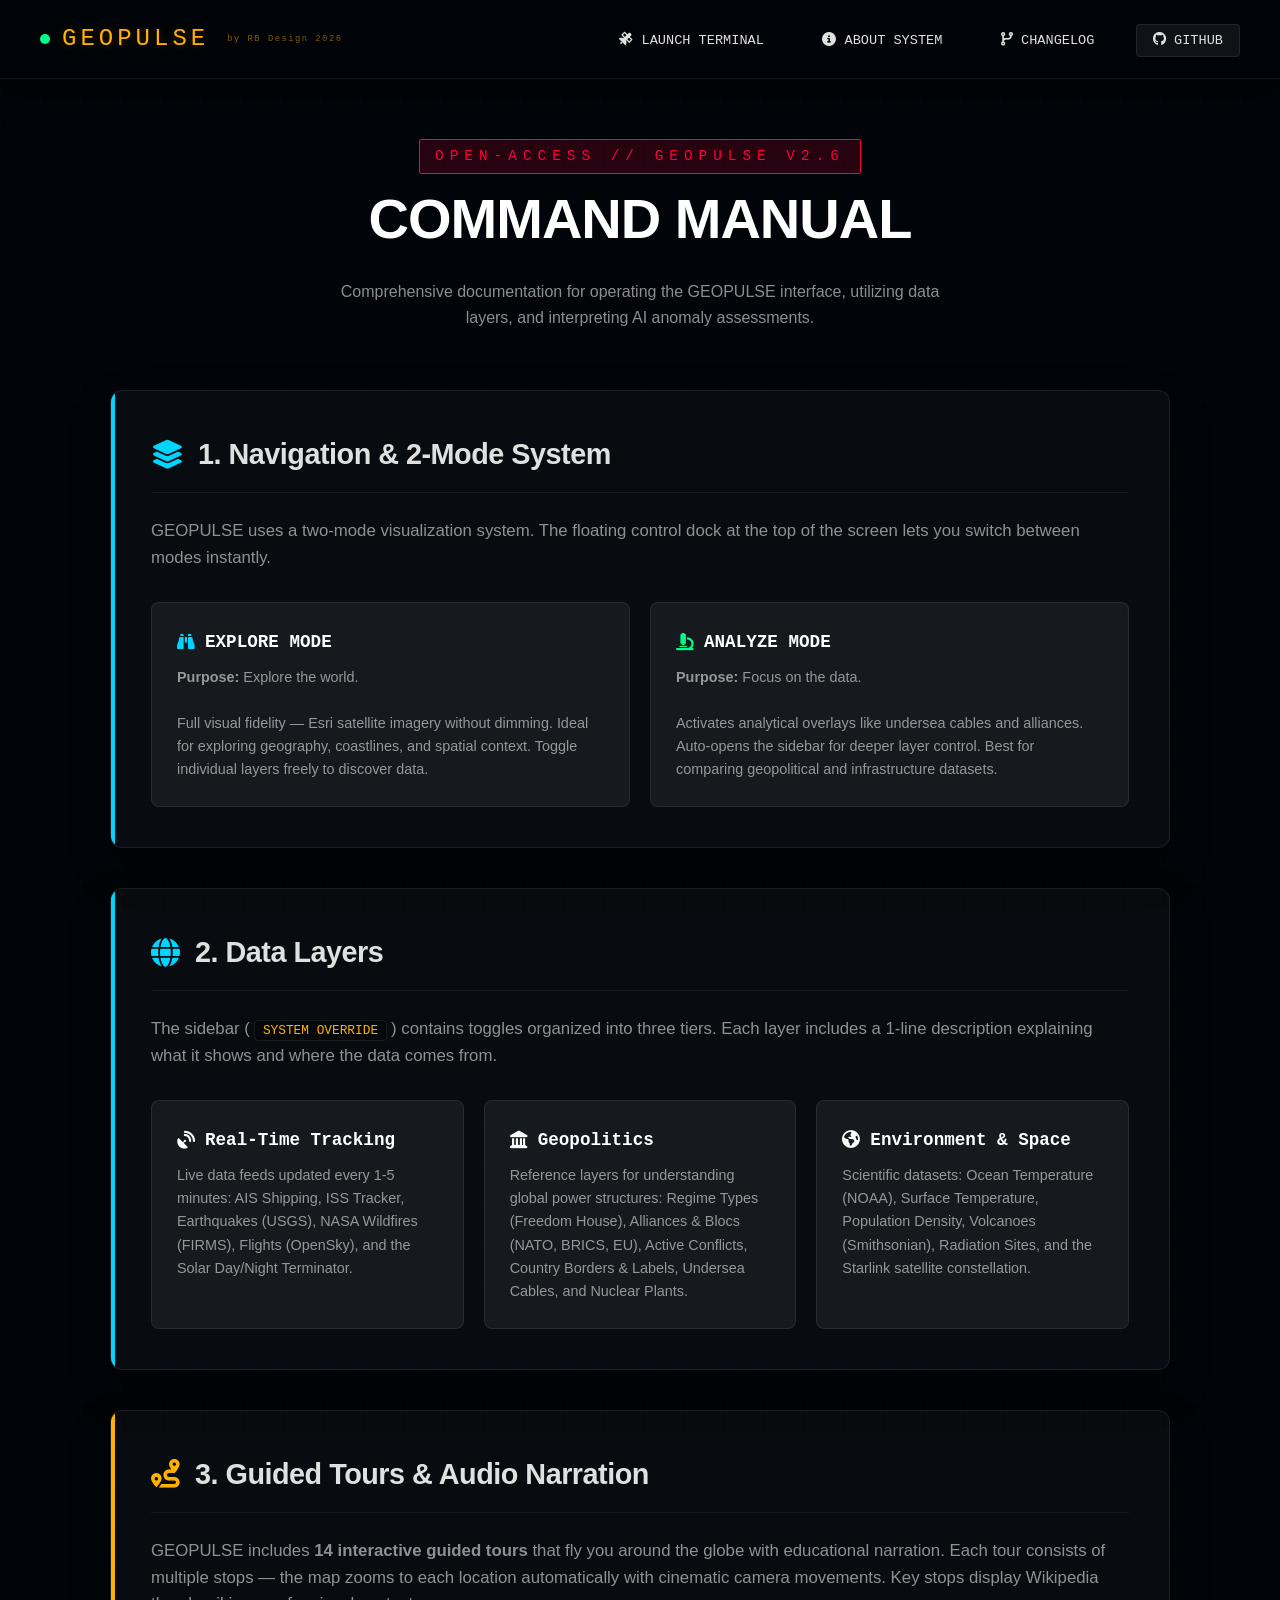
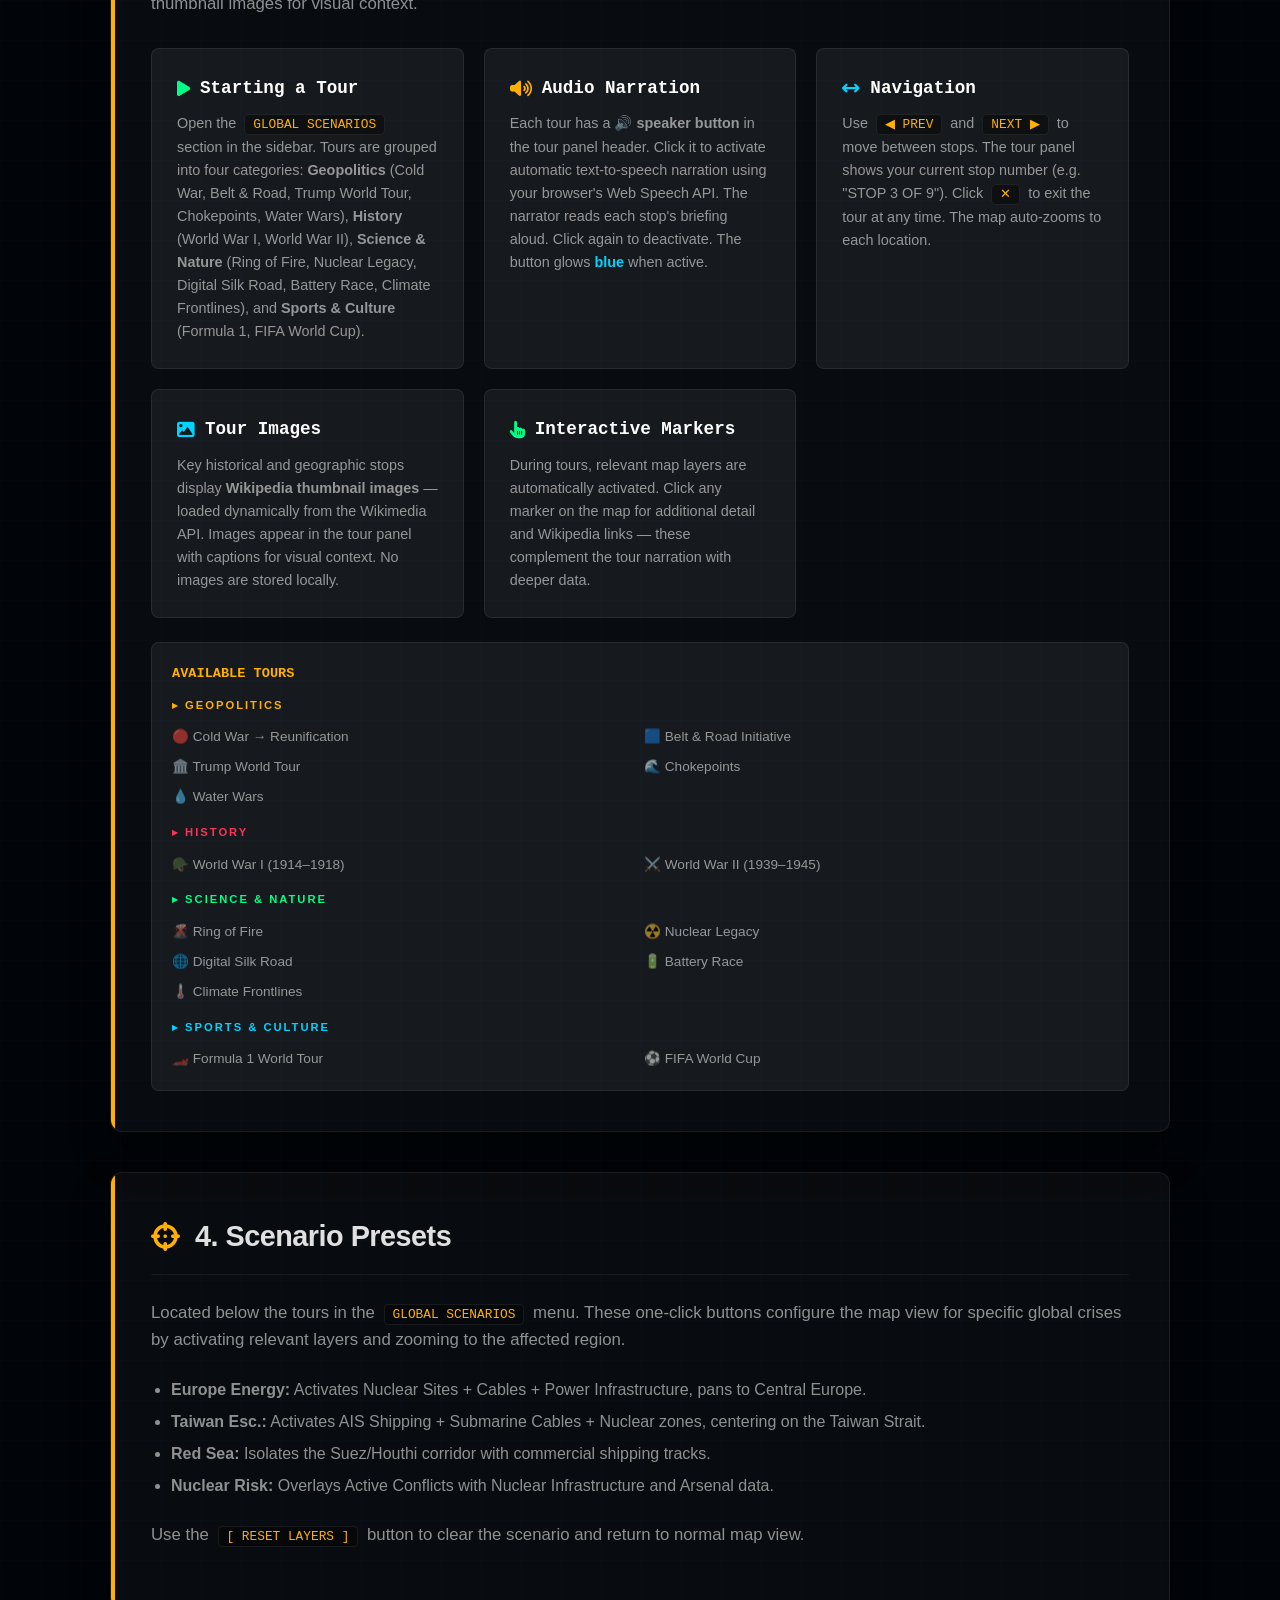
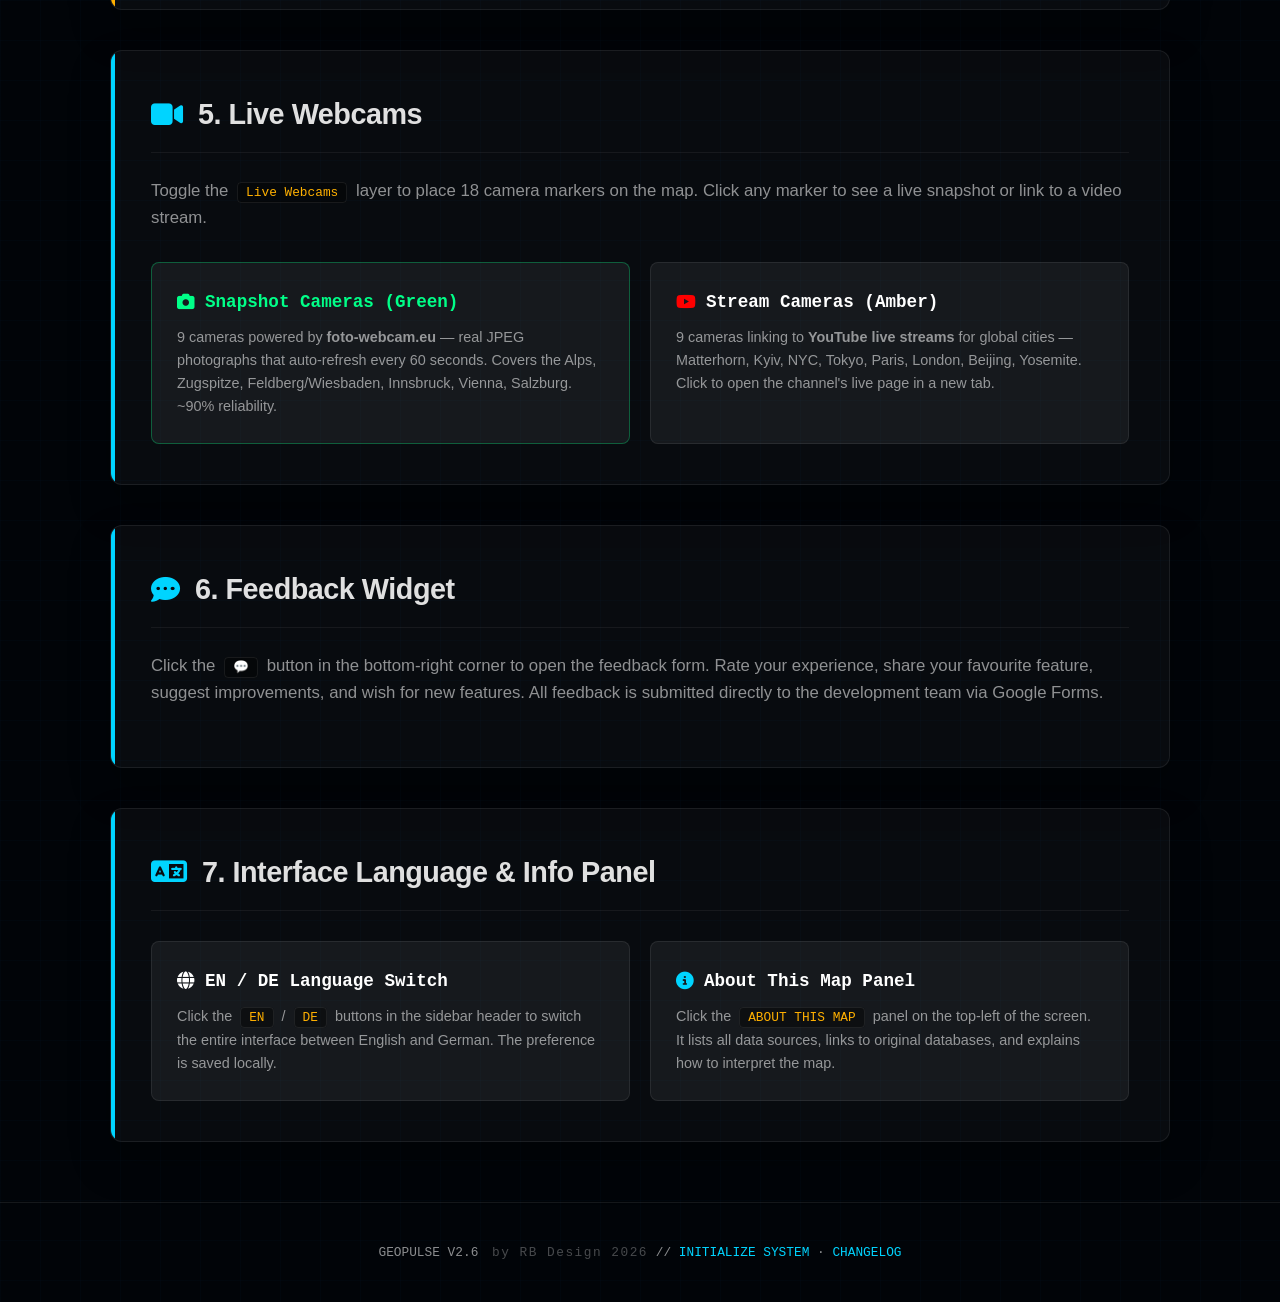
<file: manual.html>
<!DOCTYPE html>
<html lang="en">
<head>
    <meta charset="UTF-8">
    <meta name="viewport" content="width=device-width, initial-scale=1.0">
    <title>GEOPULSE | Command Manual</title>
    <!-- Security Headers -->
    <meta http-equiv="Content-Security-Policy" content="default-src 'self'; script-src 'self' 'unsafe-inline'; style-src 'self' 'unsafe-inline' https://fonts.googleapis.com https://cdnjs.cloudflare.com; font-src https://fonts.gstatic.com https://cdnjs.cloudflare.com; img-src 'self' data: blob:; connect-src 'self';">
    <meta http-equiv="X-Content-Type-Options" content="nosniff">
    <meta name="referrer" content="no-referrer">
    <link rel="preconnect" href="https://fonts.googleapis.com">
    <link rel="preconnect" href="https://fonts.gstatic.com" crossorigin>
    <link href="https://fonts.googleapis.com/css2?family=Inter:wght@300;400;500;600;700;800;900&family=Share+Tech+Mono&display=swap" rel="stylesheet">
    <link rel="stylesheet" href="https://cdnjs.cloudflare.com/ajax/libs/font-awesome/6.4.0/css/all.min.css">
    <script src="./config.js"></script>
    <style>
        :root {
            --bg: #010408;
            --surface: rgba(255,255,255,0.03);
            --surface2: rgba(255,255,255,0.06);
            --border: rgba(255,255,255,0.08);
            --amber: #ffb000;
            --amber-dim: rgba(255,176,0,0.2);
            --cyan: #00d4ff;
            --cyan-dim: rgba(0,212,255,0.1 5);
            --green: #00ff88;
            --red: #ff3355;
            --text: #e0e0e0;
            --text-muted: rgba(255,255,255,0.55);
            
            --urgency-red: #ff003c;
            --urgency-dim: rgba(255,0,60,0.15);
        }

        * { margin: 0; padding: 0; box-sizing: border-box; }
        html { scroll-behavior: smooth; }

        body {
            font-family: 'Inter', sans-serif;
            background: var(--bg);
            color: var(--text);
            line-height: 1.6;
            overflow-x: hidden;
            background-image: 
                linear-gradient(rgba(0,150,255,0.02) 1px, transparent 1px),
                linear-gradient(90deg, rgba(0,150,255,0.02) 1px, transparent 1px);
            background-size: 40px 40px;
        }

        /* TACTICAL HEADER */
        header {
            position: sticky;
            top: 0;
            z-index: 100;
            background: rgba(1, 4, 8, 0.9);
            backdrop-filter: blur(10px);
            border-bottom: 1px solid var(--border);
            padding: 20px 40px;
            display: flex;
            justify-content: space-between;
            align-items: center;
            box-shadow: 0 10px 30px rgba(0,0,0,0.5);
        }

        .logo {
            font-family: 'Share Tech Mono', monospace;
            font-size: 1.5rem;
            color: var(--amber);
            letter-spacing: 4px;
            display: flex;
            align-items: center;
            gap: 12px;
            text-shadow: 0 0 10px var(--amber-dim);
        }

        .logo .status-dot {
            width: 10px; height: 10px;
            background: var(--green);
            border-radius: 50%;
            animation: pulse 2s infinite;
        }

        .nav-links a {
            color: var(--text);
            text-decoration: none;
            font-family: 'Share Tech Mono', monospace;
            font-size: 0.85rem;
            margin-left: 20px;
            transition: color 0.2s;
            border: 1px solid transparent;
            padding: 8px 16px;
            border-radius: 4px;
        }

        .nav-links a:hover {
            color: var(--cyan);
            border-color: var(--cyan-dim);
            background: rgba(0, 212, 255, 0.05);
        }

        .nav-links a.action-btn {
            background: var(--surface2);
            border-color: var(--border);
        }

        /* MAIN CONTENT */
        main {
            max-width: 1100px;
            margin: 60px auto;
            padding: 0 20px;
        }

        .manual-title {
            text-align: center;
            margin-bottom: 60px;
        }

        .manual-title h1 {
            font-size: clamp(2rem, 5vw, 3.5rem);
            font-weight: 900;
            letter-spacing: -1px;
            color: #fff;
            margin-bottom: 15px;
        }

        .manual-title .classification {
            font-family: 'Share Tech Mono', monospace;
            color: var(--urgency-red);
            font-size: 0.9rem;
            letter-spacing: 6px;
            background: var(--urgency-dim);
            padding: 5px 15px;
            border-radius: 2px;
            border: 1px solid var(--urgency-red);
            display: inline-block;
        }

        /* SECTIONS */
        .doc-section {
            background: var(--surface);
            border: 1px solid var(--border);
            border-radius: 12px;
            padding: 40px;
            margin-bottom: 40px;
            position: relative;
            overflow: hidden;
            box-shadow: 0 20px 40px rgba(0,0,0,0.3);
        }

        .doc-section::before {
            content: '';
            position: absolute;
            top: 0; left: 0;
            width: 4px; height: 100%;
            background: var(--cyan);
        }

        .doc-section.sec-intel::before { background: var(--urgency-red); }
        .doc-section.sec-scenario::before { background: var(--amber); }

        .sec-header {
            display: flex;
            align-items: center;
            gap: 15px;
            margin-bottom: 25px;
            border-bottom: 1px solid var(--surface2);
            padding-bottom: 15px;
        }

        .sec-header i {
            font-size: 1.8rem;
            color: var(--cyan);
        }
        
        .doc-section.sec-intel .sec-header i { color: var(--urgency-red); }
        .doc-section.sec-scenario .sec-header i { color: var(--amber); }

        .sec-header h2 {
            font-size: 1.8rem;
            font-weight: 700;
            letter-spacing: -0.5px;
        }

        .sec-content p {
            margin-bottom: 20px;
            color: var(--text-muted);
            font-size: 1.05rem;
        }

        /* FEATURE GRIDS */
        .feature-grid {
            display: grid;
            grid-template-columns: repeat(auto-fit, minmax(300px, 1fr));
            gap: 20px;
            margin-top: 30px;
        }

        .f-card {
            background: var(--surface2);
            border: 1px solid var(--border);
            padding: 25px;
            border-radius: 8px;
            transition: transform 0.2s, border-color 0.2s;
        }

        .f-card:hover {
            transform: translateY(-3px);
            border-color: rgba(255,255,255,0.2);
        }

        .f-card h3 {
            font-family: 'Share Tech Mono', monospace;
            font-size: 1.1rem;
            color: #fff;
            margin-bottom: 10px;
            display: flex;
            align-items: center;
            gap: 10px;
        }

        .f-card p {
            font-size: 0.9rem;
            margin-bottom: 0;
        }

        /* KEYBINDINGS / TAGS */
        .ui-tag {
            background: rgba(0, 0, 0, 0.4);
            border: 1px solid var(--border);
            color: var(--amber);
            font-family: 'Share Tech Mono', monospace;
            padding: 2px 8px;
            border-radius: 4px;
            font-size: 0.8rem;
            margin: 0 4px;
        }

        /* ANIMATIONS */
        @keyframes pulse {
            0% { box-shadow: 0 0 0 0 rgba(0, 255, 136, 0.4); }
            70% { box-shadow: 0 0 0 10px rgba(0, 255, 136, 0); }
            100% { box-shadow: 0 0 0 0 rgba(0, 255, 136, 0); }
        }

        /* RESPONSIVE */
        @media (max-width: 768px) {
            header { flex-direction: column; gap: 15px; padding: 15px 20px; }
            .nav-links { display: flex; flex-wrap: wrap; justify-content: center; gap: 10px; }
            .nav-links a { margin: 0; }
            .doc-section { padding: 25px; }
        }
    </style>
</head>
<body>

    <header>
        <div class="logo">
            <span class="status-dot"></span> GEOPULSE <span style="font-size:0.55rem;opacity:0.5;letter-spacing:1.5px;margin-left:6px;">by RB Design 2026</span>
        </div>
        <div class="nav-links">
            <a href="./index.html"><i class="fa-solid fa-satellite"></i> LAUNCH TERMINAL</a>
            <a href="./about.html"><i class="fa-solid fa-circle-info"></i> ABOUT SYSTEM</a>
            <a href="./changelog.html"><i class="fa-solid fa-code-branch"></i> CHANGELOG</a>
            <a href="#" class="action-btn"><i class="fa-brands fa-github"></i> GITHUB</a>
        </div>
    </header>

    <main>
        <div class="manual-title">
            <div class="classification">OPEN-ACCESS // GEOPULSE <span class="dyn-version"></span></div>
            <h1>COMMAND MANUAL</h1>
            <p style="color: var(--text-muted); max-width: 600px; margin: 0 auto;">Comprehensive documentation for operating the GEOPULSE interface, utilizing data layers, and interpreting AI anomaly assessments.</p>
        </div>

        <!-- MODE SYSTEM -->
        <section class="doc-section">
            <div class="sec-header">
                <i class="fa-solid fa-layer-group"></i>
                <h2>1. Navigation & 2-Mode System</h2>
            </div>
            <div class="sec-content">
                <p>GEOPULSE uses a two-mode visualization system. The floating control dock at the top of the screen lets you switch between modes instantly.</p>
                
                <div class="feature-grid">
                    <div class="f-card">
                        <h3><i class="fa-solid fa-binoculars" style="color:var(--cyan)"></i> EXPLORE MODE</h3>
                        <p><strong>Purpose:</strong> Explore the world.<br><br>Full visual fidelity — Esri satellite imagery without dimming. Ideal for exploring geography, coastlines, and spatial context. Toggle individual layers freely to discover data.</p>
                    </div>
                    <div class="f-card">
                        <h3><i class="fa-solid fa-microscope" style="color:var(--green)"></i> ANALYZE MODE</h3>
                        <p><strong>Purpose:</strong> Focus on the data.<br><br>Activates analytical overlays like undersea cables and alliances. Auto-opens the sidebar for deeper layer control. Best for comparing geopolitical and infrastructure datasets.</p>
                    </div>
                </div>
            </div>
        </section>

        <section class="doc-section">
            <div class="sec-header">
                <i class="fa-solid fa-globe"></i>
                <h2>2. Data Layers</h2>
            </div>
            <div class="sec-content">
                <p>The sidebar (<span class="ui-tag">SYSTEM OVERRIDE</span>) contains toggles organized into three tiers. Each layer includes a 1-line description explaining what it shows and where the data comes from.</p>
                
                <div class="feature-grid">
                    <div class="f-card">
                        <h3><i class="fa-solid fa-satellite-dish"></i> Real-Time Tracking</h3>
                        <p>Live data feeds updated every 1-5 minutes: AIS Shipping, ISS Tracker, Earthquakes (USGS), NASA Wildfires (FIRMS), Flights (OpenSky), and the Solar Day/Night Terminator.</p>
                    </div>
                    <div class="f-card">
                        <h3><i class="fa-solid fa-landmark"></i> Geopolitics</h3>
                        <p>Reference layers for understanding global power structures: Regime Types (Freedom House), Alliances & Blocs (NATO, BRICS, EU), Active Conflicts, Country Borders & Labels, Undersea Cables, and Nuclear Plants.</p>
                    </div>
                    <div class="f-card">
                        <h3><i class="fa-solid fa-earth-americas"></i> Environment & Space</h3>
                        <p>Scientific datasets: Ocean Temperature (NOAA), Surface Temperature, Population Density, Volcanoes (Smithsonian), Radiation Sites, and the Starlink satellite constellation.</p>
                    </div>
                </div>
            </div>
        </section>

        <!-- GUIDED TOURS -->
        <section class="doc-section sec-scenario">
            <div class="sec-header">
                <i class="fa-solid fa-route"></i>
                <h2>3. Guided Tours & Audio Narration</h2>
            </div>
            <div class="sec-content">
                <p>GEOPULSE includes <strong>14 interactive guided tours</strong> that fly you around the globe with educational narration. Each tour consists of multiple stops — the map zooms to each location automatically with cinematic camera movements. Key stops display Wikipedia thumbnail images for visual context.</p>
                
                <div class="feature-grid">
                    <div class="f-card">
                        <h3><i class="fa-solid fa-play" style="color:var(--green)"></i> Starting a Tour</h3>
                        <p>Open the <span class="ui-tag">GLOBAL SCENARIOS</span> section in the sidebar. Tours are grouped into four categories: <strong>Geopolitics</strong> (Cold War, Belt & Road, Trump World Tour, Chokepoints, Water Wars), <strong>History</strong> (World War I, World War II), <strong>Science & Nature</strong> (Ring of Fire, Nuclear Legacy, Digital Silk Road, Battery Race, Climate Frontlines), and <strong>Sports & Culture</strong> (Formula 1, FIFA World Cup).</p>
                    </div>
                    <div class="f-card">
                        <h3><i class="fa-solid fa-volume-high" style="color:var(--amber)"></i> Audio Narration</h3>
                        <p>Each tour has a <strong>🔊 speaker button</strong> in the tour panel header. Click it to activate automatic text-to-speech narration using your browser's Web Speech API. The narrator reads each stop's briefing aloud. Click again to deactivate. The button glows <strong style="color:#00d4ff;">blue</strong> when active.</p>
                    </div>
                    <div class="f-card">
                        <h3><i class="fa-solid fa-arrows-left-right" style="color:var(--cyan)"></i> Navigation</h3>
                        <p>Use <span class="ui-tag">◀ PREV</span> and <span class="ui-tag">NEXT ▶</span> to move between stops. The tour panel shows your current stop number (e.g. "STOP 3 OF 9"). Click <span class="ui-tag">✕</span> to exit the tour at any time. The map auto-zooms to each location.</p>
                    </div>
                    <div class="f-card">
                        <h3><i class="fa-solid fa-image" style="color:var(--cyan)"></i> Tour Images</h3>
                        <p>Key historical and geographic stops display <strong>Wikipedia thumbnail images</strong> — loaded dynamically from the Wikimedia API. Images appear in the tour panel with captions for visual context. No images are stored locally.</p>
                    </div>
                    <div class="f-card">
                        <h3><i class="fa-solid fa-hand-pointer" style="color:var(--green)"></i> Interactive Markers</h3>
                        <p>During tours, relevant map layers are automatically activated. Click any marker on the map for additional detail and Wikipedia links — these complement the tour narration with deeper data.</p>
                    </div>
                </div>

                <div style="margin-top:24px;background:var(--surface2);border:1px solid var(--border);padding:20px;border-radius:8px;">
                    <h4 style="color:var(--amber);font-family:'Share Tech Mono',monospace;margin-bottom:12px;font-size:.85rem;">AVAILABLE TOURS</h4>
                    <div style="display:grid;grid-template-columns:1fr 1fr;gap:8px;font-size:.85rem;color:var(--text-muted);">
                        <div style="font-weight:600;color:var(--amber);grid-column:span 2;font-size:.7rem;letter-spacing:2px;margin-bottom:4px;">▸ GEOPOLITICS</div>
                        <div>🔴 Cold War → Reunification</div>
                        <div>🟦 Belt & Road Initiative</div>
                        <div>🏛️ Trump World Tour</div>
                        <div>🌊 Chokepoints</div>
                        <div>💧 Water Wars</div>
                        <div style="font-weight:600;color:var(--red);grid-column:span 2;font-size:.7rem;letter-spacing:2px;margin:8px 0 4px;">▸ HISTORY</div>
                        <div>🪖 World War I (1914–1918)</div>
                        <div>⚔️ World War II (1939–1945)</div>
                        <div style="font-weight:600;color:var(--green);grid-column:span 2;font-size:.7rem;letter-spacing:2px;margin:8px 0 4px;">▸ SCIENCE & NATURE</div>
                        <div>🌋 Ring of Fire</div>
                        <div>☢️ Nuclear Legacy</div>
                        <div>🌐 Digital Silk Road</div>
                        <div>🔋 Battery Race</div>
                        <div>🌡️ Climate Frontlines</div>
                        <div style="font-weight:600;color:var(--cyan);grid-column:span 2;font-size:.7rem;letter-spacing:2px;margin:8px 0 4px;">▸ SPORTS & CULTURE</div>
                        <div>🏎️ Formula 1 World Tour</div>
                        <div>⚽ FIFA World Cup</div>
                    </div>
                </div>
            </div>
        </section>

        <!-- GLOBAL SCENARIOS -->
        <section class="doc-section sec-scenario">
            <div class="sec-header">
                <i class="fa-solid fa-crosshairs"></i>
                <h2>4. Scenario Presets</h2>
            </div>
            <div class="sec-content">
                <p>Located below the tours in the <span class="ui-tag">GLOBAL SCENARIOS</span> menu. These one-click buttons configure the map view for specific global crises by activating relevant layers and zooming to the affected region.</p>
                <ul style="color:var(--text-muted); margin-left:20px; line-height:2; margin-bottom:20px;">
                    <li><strong>Europe Energy:</strong> Activates Nuclear Sites + Cables + Power Infrastructure, pans to Central Europe.</li>
                    <li><strong>Taiwan Esc.:</strong> Activates AIS Shipping + Submarine Cables + Nuclear zones, centering on the Taiwan Strait.</li>
                    <li><strong>Red Sea:</strong> Isolates the Suez/Houthi corridor with commercial shipping tracks.</li>
                    <li><strong>Nuclear Risk:</strong> Overlays Active Conflicts with Nuclear Infrastructure and Arsenal data.</li>
                </ul>
                <p>Use the <span class="ui-tag">[ RESET LAYERS ]</span> button to clear the scenario and return to normal map view.</p>
            </div>
        </section>

        <!-- LIVE WEBCAMS -->
        <section class="doc-section">
            <div class="sec-header">
                <i class="fa-solid fa-video"></i>
                <h2>5. Live Webcams</h2>
            </div>
            <div class="sec-content">
                <p>Toggle the <span class="ui-tag">Live Webcams</span> layer to place 18 camera markers on the map. Click any marker to see a live snapshot or link to a video stream.</p>
                <div class="feature-grid">
                    <div class="f-card" style="border-color: rgba(0,255,136,0.3);">
                        <h3 style="color: var(--green);"><i class="fa-solid fa-camera"></i> Snapshot Cameras (Green)</h3>
                        <p>9 cameras powered by <strong>foto-webcam.eu</strong> — real JPEG photographs that auto-refresh every 60 seconds. Covers the Alps, Zugspitze, Feldberg/Wiesbaden, Innsbruck, Vienna, Salzburg. ~90% reliability.</p>
                    </div>
                    <div class="f-card">
                        <h3><i class="fa-brands fa-youtube" style="color: #ff0000;"></i> Stream Cameras (Amber)</h3>
                        <p>9 cameras linking to <strong>YouTube live streams</strong> for global cities — Matterhorn, Kyiv, NYC, Tokyo, Paris, London, Beijing, Yosemite. Click to open the channel's live page in a new tab.</p>
                    </div>
                </div>
            </div>
        </section>

        <!-- FEEDBACK -->
        <section class="doc-section">
            <div class="sec-header">
                <i class="fa-solid fa-comment-dots"></i>
                <h2>6. Feedback Widget</h2>
            </div>
            <div class="sec-content">
                <p>Click the <span class="ui-tag">💬</span> button in the bottom-right corner to open the feedback form. Rate your experience, share your favourite feature, suggest improvements, and wish for new features. All feedback is submitted directly to the development team via Google Forms.</p>
            </div>
        </section>

        <!-- LANGUAGE & INFO -->
        <section class="doc-section">
            <div class="sec-header">
                <i class="fa-solid fa-language"></i>
                <h2>7. Interface Language & Info Panel</h2>
            </div>
            <div class="sec-content">
                <div class="feature-grid">
                    <div class="f-card">
                        <h3><i class="fa-solid fa-globe"></i> EN / DE Language Switch</h3>
                        <p>Click the <span class="ui-tag">EN</span> / <span class="ui-tag">DE</span> buttons in the sidebar header to switch the entire interface between English and German. The preference is saved locally.</p>
                    </div>
                    <div class="f-card">
                        <h3><i class="fa-solid fa-info-circle" style="color:var(--cyan)"></i> About This Map Panel</h3>
                        <p>Click the <span class="ui-tag">ABOUT THIS MAP</span> panel on the top-left of the screen. It lists all data sources, links to original databases, and explains how to interpret the map.</p>
                    </div>
                </div>
            </div>
        </section>

    </main>

    <footer style="text-align: center; padding: 40px; border-top: 1px solid var(--border); margin-top: 40px;">
        <p style="font-family: 'Share Tech Mono', monospace; font-size: 0.8rem; color: var(--text-muted);">GEOPULSE <span class="dyn-version"></span> <span style="opacity:0.5;letter-spacing:1.5px;margin-left:6px;">by RB Design 2026</span> // <a href="./index.html" style="color: var(--cyan); text-decoration: none;">INITIALIZE SYSTEM</a> · <a href="./changelog.html" style="color: var(--cyan); text-decoration: none;">CHANGELOG</a></p>
    </footer>

    <script>
        document.querySelectorAll('.dyn-version').forEach(el => el.innerText = `V${window.GeopulseConfig.VERSION}`);
    </script>

</body>
</html>
</file>
